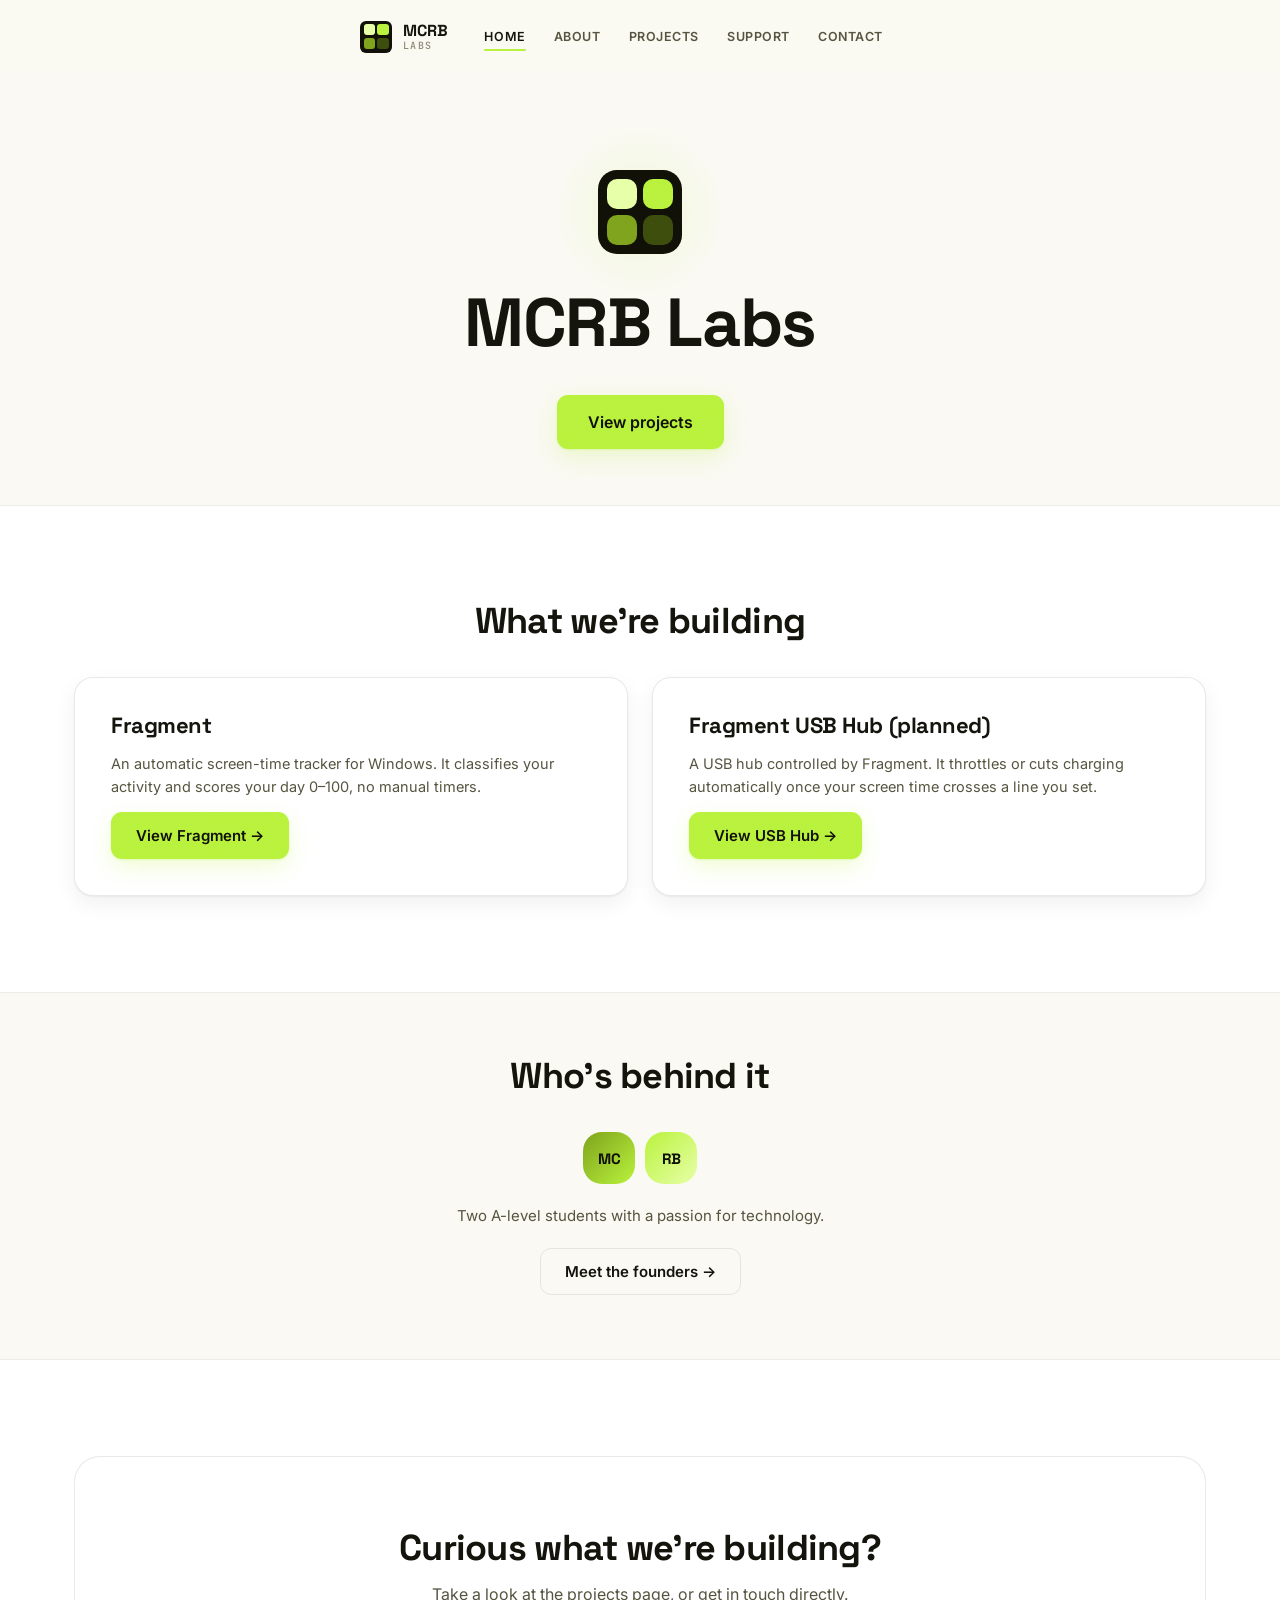
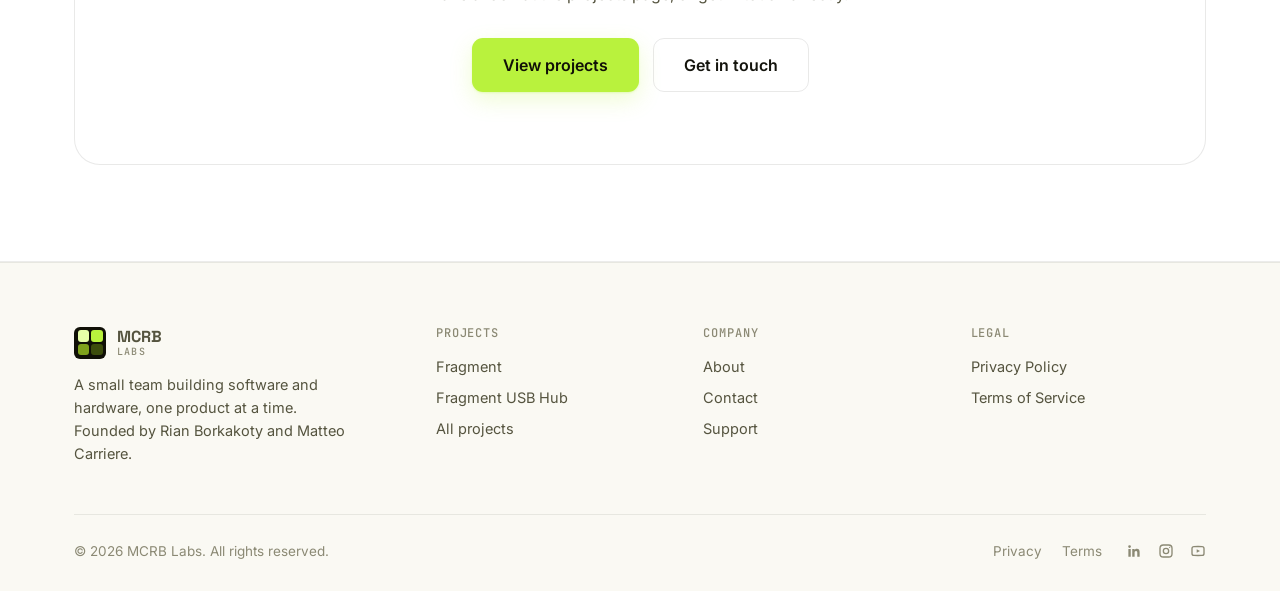
<file: index.html>
<!DOCTYPE html>
<html lang="en">
<head>
<meta charset="UTF-8">
<meta name="viewport" content="width=device-width, initial-scale=1.0">
<title>MCRB Labs</title>
<meta name="description" content="MCRB Labs is a two-person company building Fragment, an automatic screen-time tracker for Windows, and the Fragment USB Hub. Founded by Rian Borkakoty and Matteo Carriere.">
<link rel="icon" href="data:image/svg+xml,<svg xmlns=%22http://www.w3.org/2000/svg%22 viewBox=%220 0 100 100%22><rect width=%22100%22 height=%22100%22 rx=%2222%22 fill=%22%23101007%22/><rect x=%229%22 y=%229%22 width=%2237%22 height=%2237%22 rx=%228%22 fill=%22%23E7FFA8%22/><rect x=%2254%22 y=%229%22 width=%2237%22 height=%2237%22 rx=%228%22 fill=%22%23B9F23D%22/><rect x=%229%22 y=%2254%22 width=%2237%22 height=%2237%22 rx=%228%22 fill=%22%237FA31C%22/><rect x=%2254%22 y=%2254%22 width=%2237%22 height=%2237%22 rx=%228%22 fill=%22%233C4D0C%22/></svg>">
<link rel="stylesheet" href="css/style.css">
</head>
<body>

<nav class="site-nav">
  <div class="container">
    <a href="index.html" class="brand"><span class="brand-mark" aria-hidden="true"><i></i><i></i><i></i><i></i></span><span class="brand-word"><span class="w1">MCRB</span><span class="w2">Labs</span></span></a>
    <ul class="nav-links">
      <li><a href="index.html" class="active">Home</a></li>
      <li><a href="about.html">About</a></li>
      <li><a href="projects.html">Projects</a></li>
      <li><a href="support.html">Support</a></li>
      <li><a href="contact.html">Contact</a></li>
    </ul>
    <div class="nav-right">
      <button class="nav-toggle" aria-label="Open menu" aria-expanded="false">
        <svg viewBox="0 0 24 24" fill="none" stroke="currentColor" stroke-width="2" stroke-linecap="round"><line class="l1" x1="3" y1="6" x2="21" y2="6"/><line class="l2" x1="3" y1="12" x2="21" y2="12"/><line class="l3" x1="3" y1="18" x2="21" y2="18"/></svg>
      </button>
    </div>
  </div>
</nav>

<div class="mobile-menu">
  <a href="index.html">Home</a>
  <a href="about.html">About</a>
  <a href="projects.html">Projects</a>
  <a href="support.html">Support</a>
  <a href="contact.html">Contact</a>
</div>

<!-- Hero -->
<header class="hero home-hero">
  <div class="container">
    <div class="home-mark" aria-hidden="true">
      <span class="brand-mark-lg"><i></i><i></i><i></i><i></i></span>
    </div>
    <h1>MCRB Labs</h1>
    <div class="hero-ctas">
      <a href="projects.html" class="btn btn-primary btn-lg">View projects</a>
    </div>
  </div>
</header>

<!-- Projects preview -->
<section class="section-alt">
  <div class="container">
    <h2 class="section-title">What we're building</h2>

    <div class="grid-2">
      <div class="card card-hover" style="display:flex; flex-direction:column; gap:14px; padding:36px;">
        <h3 style="font-size:22px;">Fragment</h3>
        <p style="color:var(--text-secondary);font-size:14.5px;">An automatic screen-time tracker for Windows. It classifies your activity and scores your day 0–100, no manual timers.</p>
        <a href="fragment/" class="btn btn-primary" style="margin-top:auto; align-self:flex-start;">View Fragment →</a>
      </div>

      <div class="card card-hover" style="display:flex; flex-direction:column; gap:14px; padding:36px;">
        <h3 style="font-size:22px;">Fragment USB Hub (planned)</h3>
        <p style="color:var(--text-secondary);font-size:14.5px;">A USB hub controlled by Fragment. It throttles or cuts charging automatically once your screen time crosses a line you set.</p>
        <a href="usb-hub/" class="btn btn-primary" style="margin-top:auto; align-self:flex-start;">View USB Hub →</a>
      </div>
    </div>
  </div>
</section>

<!-- Founders teaser -->
<section class="section-tight">
  <div class="container" style="text-align:center;">
    <h2 class="section-title">Who's behind it</h2>
    <div style="display:flex; justify-content:center; gap:10px; margin-bottom:20px;">
      <div class="team-avatar" style="width:52px;height:52px;font-size:15px;margin:0;background:linear-gradient(135deg, #7FA31C, var(--accent));">MC</div>
      <div class="team-avatar" style="width:52px;height:52px;font-size:15px;margin:0;background:linear-gradient(135deg, var(--accent), var(--accent-bright));">RB</div>
    </div>
    <p style="color:var(--text-secondary); font-size:15px; max-width:420px; margin:0 auto 20px;">Two A-level students with a passion for technology.</p>
    <a href="about.html" class="btn btn-secondary">Meet the founders →</a>
  </div>
</section>

<!-- Final CTA -->
<section class="section-alt">
  <div class="container">
    <div class="cta-band">
      <h2>Curious what we're building?</h2>
      <p>Take a look at the projects page, or get in touch directly.</p>
      <div class="hero-ctas">
        <a href="projects.html" class="btn btn-primary btn-lg">View projects</a>
        <a href="contact.html" class="btn btn-secondary btn-lg">Get in touch</a>
      </div>
    </div>
  </div>
</section>

<footer class="site-footer">
  <div class="container">
    <div class="footer-grid">
      <div class="footer-col footer-brand">
        <a href="index.html" class="brand"><span class="brand-mark" aria-hidden="true"><i></i><i></i><i></i><i></i></span><span class="brand-word"><span class="w1">MCRB</span><span class="w2">Labs</span></span></a>
        <p>A small team building software and hardware, one product at a time. Founded by Rian Borkakoty and Matteo Carriere.</p>
      </div>
      <div class="footer-col">
        <h4>Projects</h4>
        <ul>
          <li><a href="fragment/">Fragment</a></li>
          <li><a href="usb-hub/">Fragment USB Hub</a></li>
          <li><a href="projects.html">All projects</a></li>
        </ul>
      </div>
      <div class="footer-col">
        <h4>Company</h4>
        <ul>
          <li><a href="about.html">About</a></li>
          <li><a href="contact.html">Contact</a></li>
          <li><a href="support.html">Support</a></li>
        </ul>
      </div>
      <div class="footer-col">
        <h4>Legal</h4>
        <ul>
          <li><a href="privacy.html">Privacy Policy</a></li>
          <li><a href="terms.html">Terms of Service</a></li>
        </ul>
      </div>
    </div>
    <div class="footer-bottom">
      <span>© 2026 MCRB Labs. All rights reserved.</span>
      <div class="footer-bottom-right">
        <div class="legal-links">
          <a href="privacy.html">Privacy</a>
          <a href="terms.html">Terms</a>
        </div>
        <div class="footer-social">
          <a href="https://www.linkedin.com/company/mcrblabs" target="_blank" rel="noopener" aria-label="LinkedIn"><svg viewBox="0 0 24 24" fill="currentColor"><path d="M20.45 20.45h-3.55v-5.57c0-1.33-.02-3.04-1.85-3.04-1.85 0-2.14 1.45-2.14 2.94v5.67H9.36V9h3.41v1.56h.05c.47-.9 1.63-1.85 3.36-1.85 3.6 0 4.27 2.37 4.27 5.45v6.29zM5.34 7.43a2.06 2.06 0 110-4.12 2.06 2.06 0 010 4.12zM7.12 20.45H3.56V9h3.56v11.45z"/></svg></a>
          <a href="https://www.instagram.com/mcrblabs/" target="_blank" rel="noopener" aria-label="Instagram"><svg viewBox="0 0 24 24" fill="none" stroke="currentColor" stroke-width="2" stroke-linecap="round" stroke-linejoin="round"><rect x="3" y="3" width="18" height="18" rx="5"/><circle cx="12" cy="12" r="4"/><circle cx="17.5" cy="6.5" r="1" fill="currentColor" stroke="none"/></svg></a>
          <a href="https://www.youtube.com/@MCRBLabs" target="_blank" rel="noopener" aria-label="YouTube"><svg viewBox="0 0 24 24" fill="none" stroke="currentColor" stroke-width="2" stroke-linecap="round" stroke-linejoin="round"><path d="M21 8.4c0-1.66-1.32-3-2.95-3.05C16.14 5.25 14 5.2 12 5.2s-4.14.05-6.05.15C4.32 5.4 3 6.74 3 8.4v7.2c0 1.66 1.32 3 2.95 3.05 1.91.1 4.05.15 6.05.15s4.14-.05 6.05-.15c1.63-.05 2.95-1.39 2.95-3.05V8.4z"/><path d="M10 9.5l5 2.5-5 2.5v-5z" fill="currentColor" stroke="none"/></svg></a>
        </div>
      </div>
    </div>
  </div>
</footer>

<script src="js/main.js"></script>
</body>
</html>
</file>
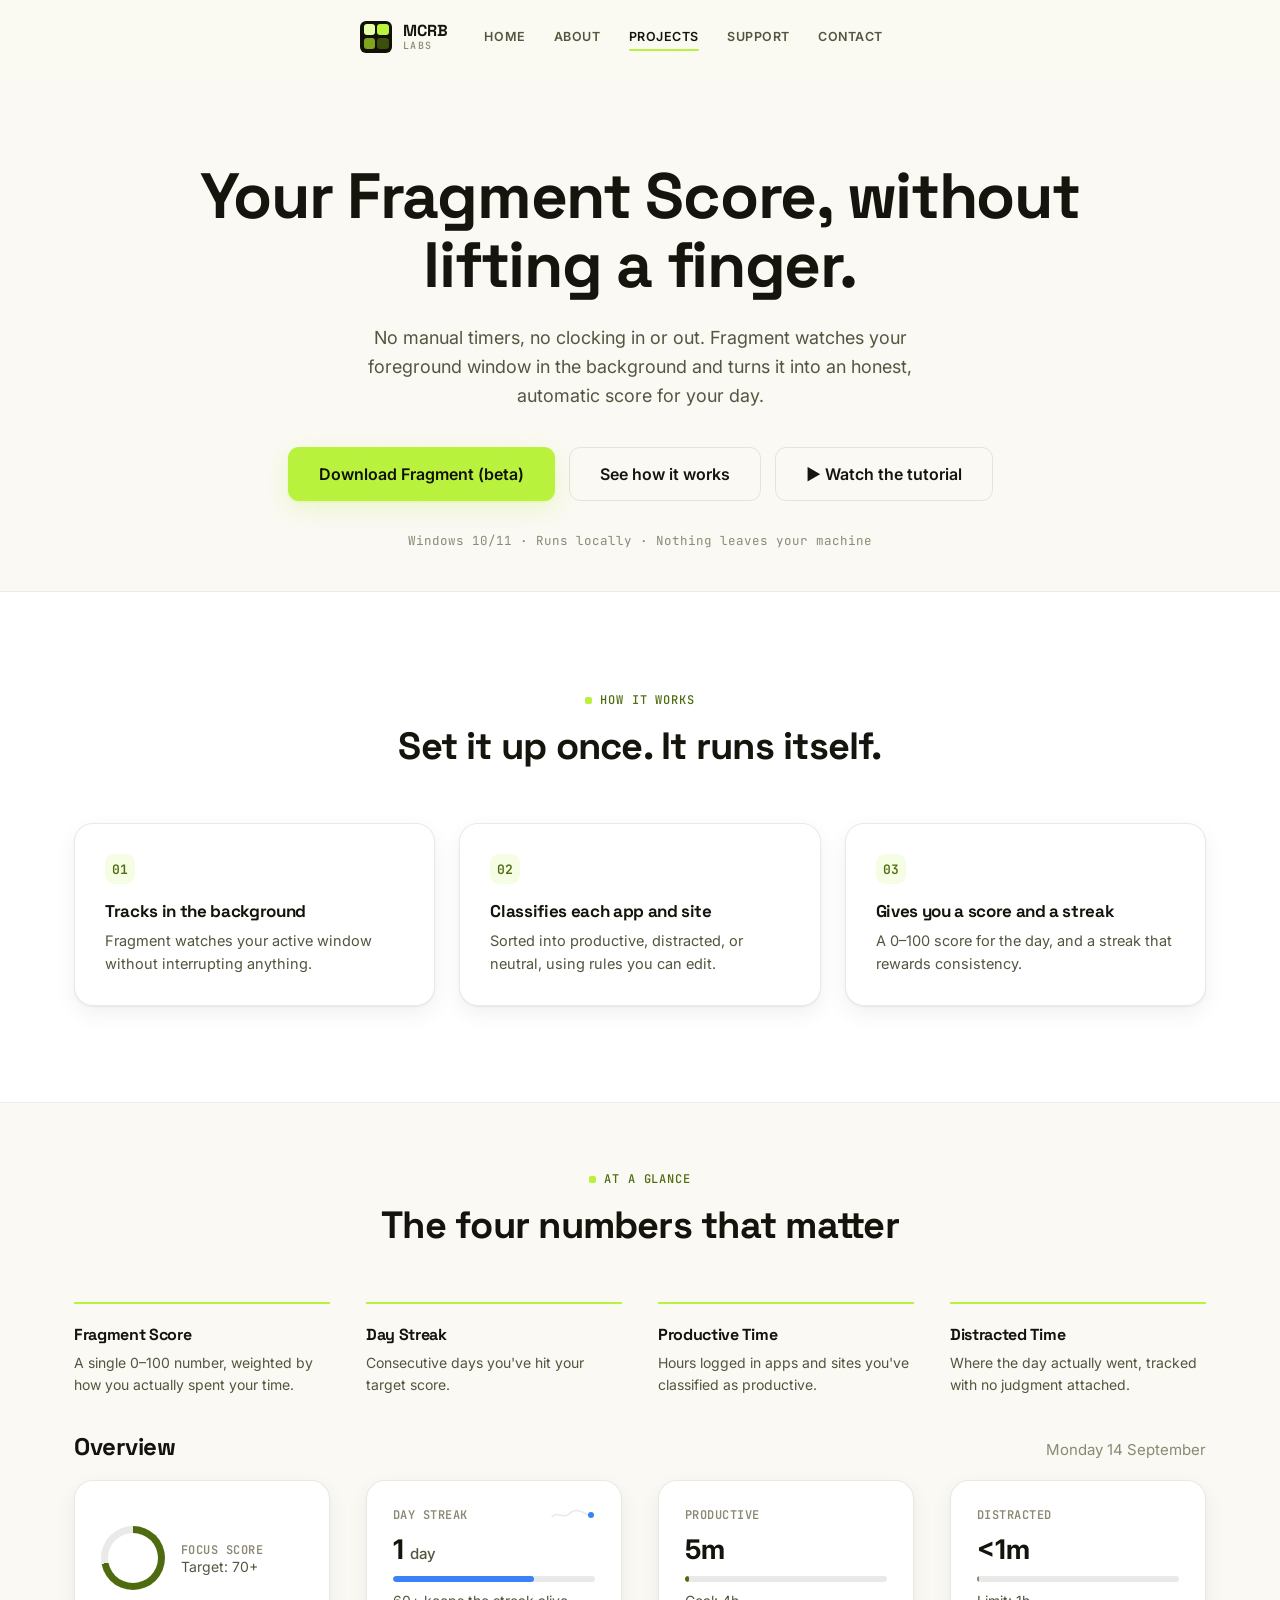
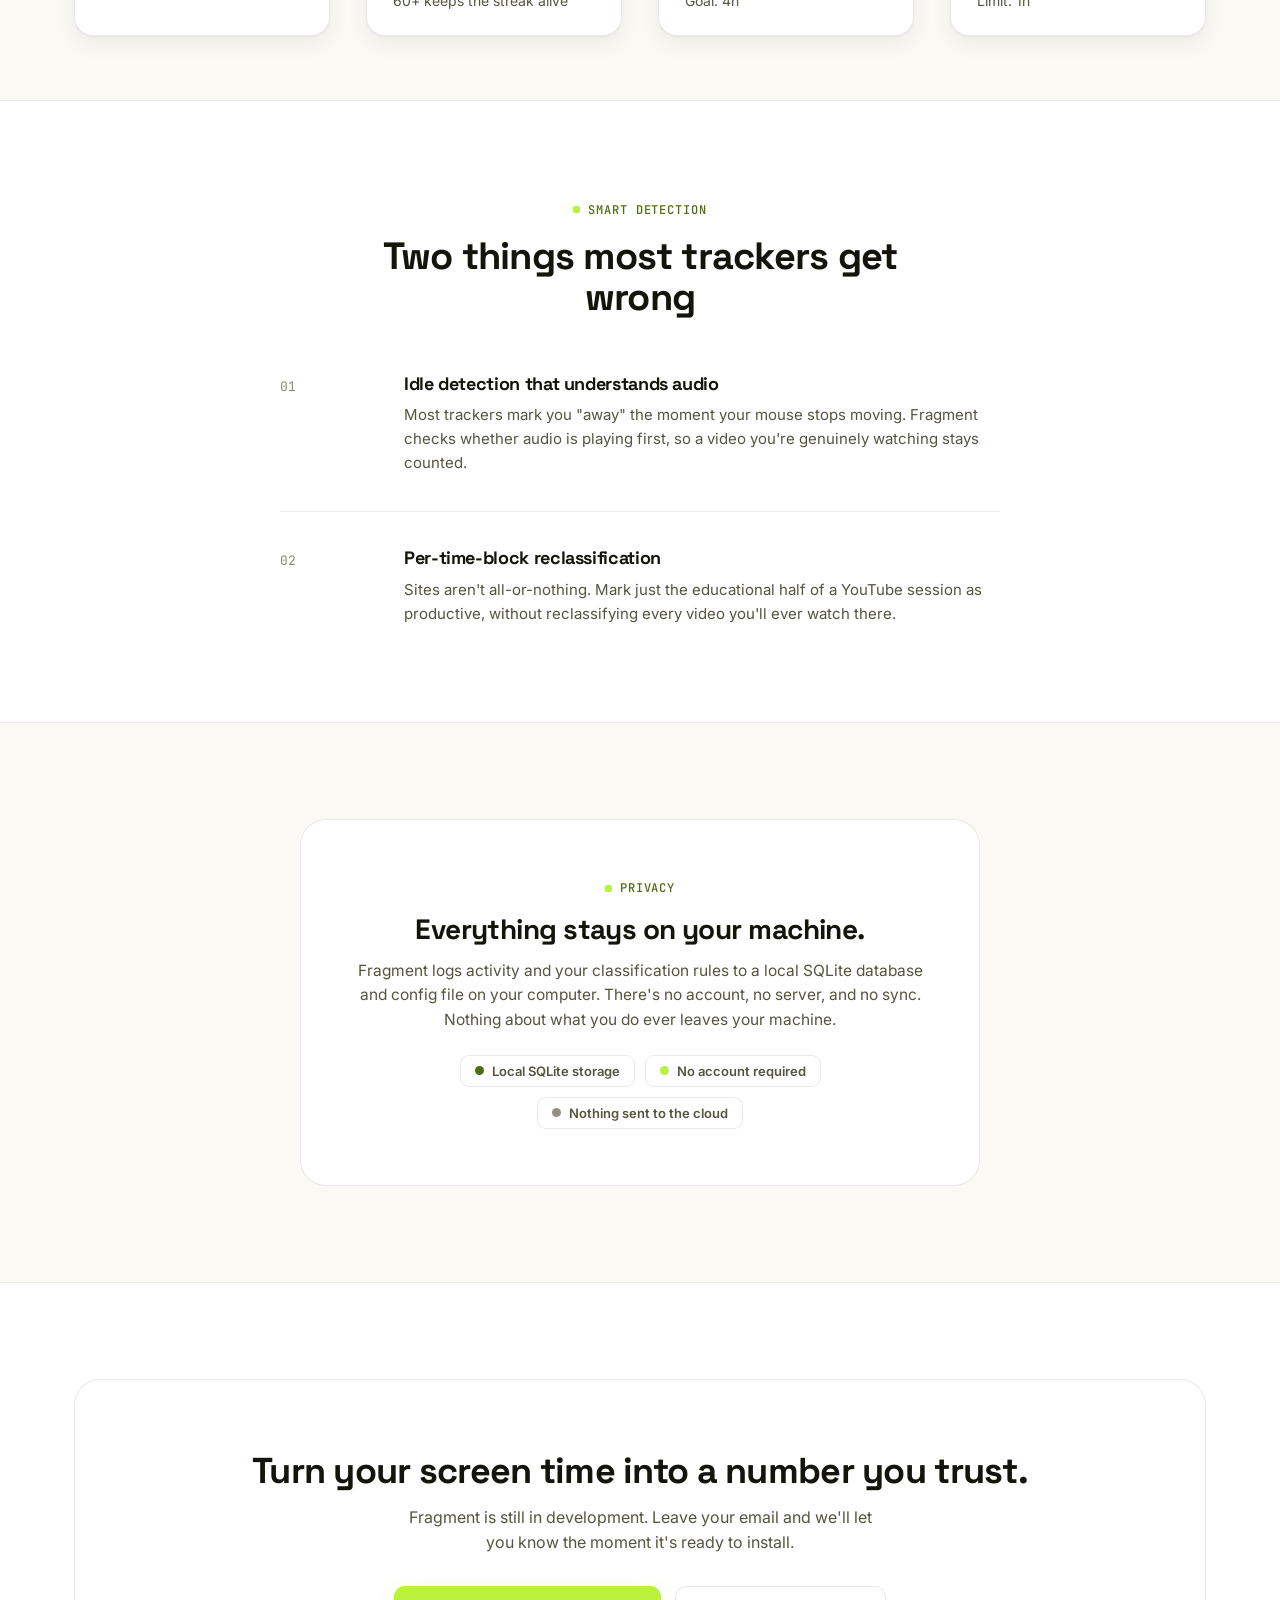
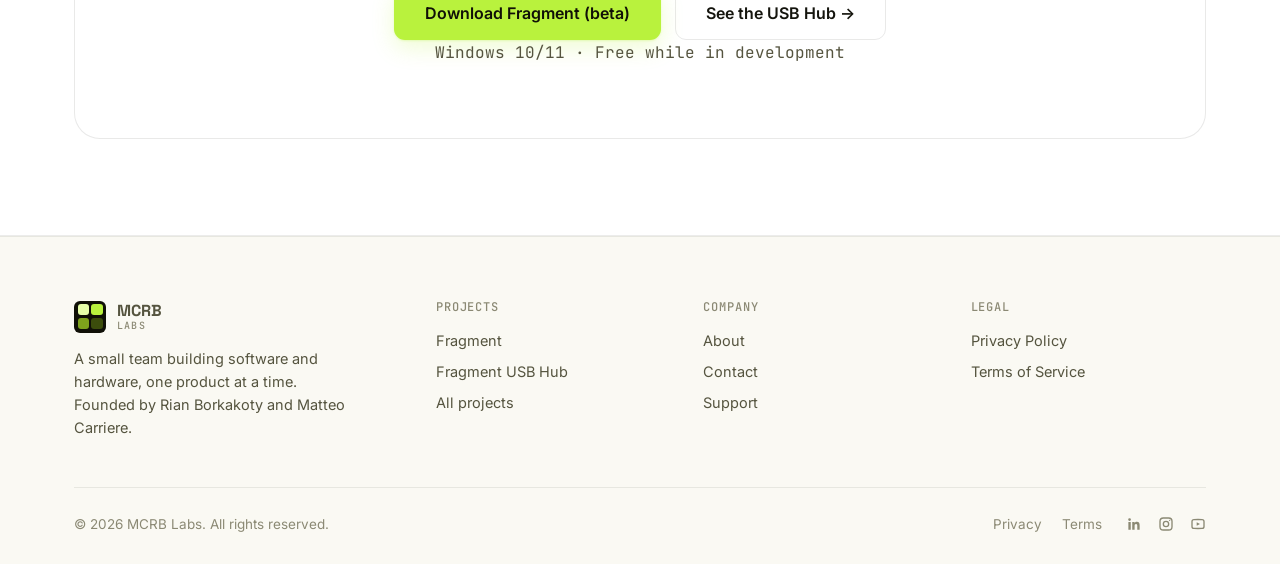
<file: fragment/index.html>
<!DOCTYPE html>
<html lang="en">
<head>
<meta charset="UTF-8">
<meta name="viewport" content="width=device-width, initial-scale=1.0">
<title>Fragment: An Honest, Automatic Fragment Score for Windows | MCRB Labs</title>
<meta name="description" content="Fragment tracks which apps and websites you use, classifies your time as productive, distracted, or neutral, and scores your day 0–100. No manual timers. Everything stays on your machine.">
<link rel="icon" href="data:image/svg+xml,<svg xmlns=%22http://www.w3.org/2000/svg%22 viewBox=%220 0 100 100%22><rect width=%22100%22 height=%22100%22 rx=%2222%22 fill=%22%23101007%22/><rect x=%229%22 y=%229%22 width=%2237%22 height=%2237%22 rx=%228%22 fill=%22%23E7FFA8%22/><rect x=%2254%22 y=%229%22 width=%2237%22 height=%2237%22 rx=%228%22 fill=%22%23B9F23D%22/><rect x=%229%22 y=%2254%22 width=%2237%22 height=%2237%22 rx=%228%22 fill=%22%237FA31C%22/><rect x=%2254%22 y=%2254%22 width=%2237%22 height=%2237%22 rx=%228%22 fill=%22%233C4D0C%22/></svg>">
<link rel="stylesheet" href="../css/style.css">
</head>
<body>

<nav class="site-nav">
  <div class="container">
    <a href="../index.html" class="brand"><span class="brand-mark" aria-hidden="true"><i></i><i></i><i></i><i></i></span><span class="brand-word"><span class="w1">MCRB</span><span class="w2">Labs</span></span></a>
    <ul class="nav-links">
      <li><a href="../index.html">Home</a></li>
      <li><a href="../about.html">About</a></li>
      <li><a href="../projects.html" class="active">Projects</a></li>
      <li><a href="../support.html">Support</a></li>
      <li><a href="../contact.html">Contact</a></li>
    </ul>
    <div class="nav-right">
      <button class="nav-toggle" aria-label="Open menu" aria-expanded="false">
        <svg viewBox="0 0 24 24" fill="none" stroke="currentColor" stroke-width="2" stroke-linecap="round"><line class="l1" x1="3" y1="6" x2="21" y2="6"/><line class="l2" x1="3" y1="12" x2="21" y2="12"/><line class="l3" x1="3" y1="18" x2="21" y2="18"/></svg>
      </button>
    </div>
  </div>
</nav>

<div class="mobile-menu">
  <a href="../index.html">Home</a>
  <a href="../about.html">About</a>
  <a href="../projects.html">Projects</a>
  <a href="../support.html">Support</a>
  <a href="../contact.html">Contact</a>
</div>

<!-- ============================= HERO ============================= -->
<header class="hero">
  <div class="container">
    <h1>Your Fragment Score, without lifting a finger.</h1>
    <p class="lede">No manual timers, no clocking in or out. Fragment watches your foreground window in the background and turns it into an honest, automatic score for your day.</p>
    <div class="hero-ctas">
      <a href="../download.html" class="btn btn-primary btn-lg">Download Fragment (beta)</a>
      <a href="#how-it-works" class="btn btn-secondary btn-lg">See how it works</a>
      <a href="https://youtu.be/ry6dDlW8c5U" target="_blank" rel="noopener" class="btn btn-secondary btn-lg">▶ Watch the tutorial</a>
    </div>
    <p class="hero-note">Windows 10/11 · Runs locally · Nothing leaves your machine</p>
  </div>
</header>

<!-- ============================= HOW IT WORKS ============================= -->
<section id="how-it-works" class="section-alt">
  <div class="container">
    <div class="section-head center">
      <div class="eyebrow">How it works</div>
      <h2>Set it up once. It runs itself.</h2>
    </div>
    <div class="grid-3 steps-row">
      <div class="card step-card">
        <div class="step-number">01</div>
        <h3>Tracks in the background</h3>
        <p>Fragment watches your active window without interrupting anything.</p>
      </div>
      <div class="card step-card">
        <div class="step-number">02</div>
        <h3>Classifies each app and site</h3>
        <p>Sorted into productive, distracted, or neutral, using rules you can edit.</p>
      </div>
      <div class="card step-card">
        <div class="step-number">03</div>
        <h3>Gives you a score and a streak</h3>
        <p>A 0–100 score for the day, and a streak that rewards consistency.</p>
      </div>
    </div>
  </div>
</section>

<!-- ============================= FEATURE GRID ============================= -->
<section class="section-tight">
  <div class="container">
    <div class="section-head center">
      <div class="eyebrow">At a glance</div>
      <h2>The four numbers that matter</h2>
    </div>
    <div class="plain-grid">
      <div class="plain-item">
        <h3>Fragment Score</h3>
        <p>A single 0–100 number, weighted by how you actually spent your time.</p>
      </div>
      <div class="plain-item">
        <h3>Day Streak</h3>
        <p>Consecutive days you've hit your target score.</p>
      </div>
      <div class="plain-item">
        <h3>Productive Time</h3>
        <p>Hours logged in apps and sites you've classified as productive.</p>
      </div>
      <div class="plain-item">
        <h3>Distracted Time</h3>
        <p>Where the day actually went, tracked with no judgment attached.</p>
      </div>
    </div>
    <div class="app-mock-head">
      <h3>Overview</h3>
      <span class="app-mock-date">Monday 14 September</span>
    </div>
    <div class="app-mock-grid">
      <div class="card app-mock-card app-mock-card-score">
        <div class="app-mock-ring" style="--pct:72;">
          <span class="app-mock-ring-value">72</span>
        </div>
        <div>
          <div class="app-mock-label">Focus Score</div>
          <div class="app-mock-sub">Target: 70+</div>
        </div>
      </div>
      <div class="card app-mock-card">
        <div class="app-mock-label-row">
          <div class="app-mock-label">Day Streak</div>
          <svg class="app-mock-sparkline" width="44" height="14" viewBox="0 0 44 14" fill="none">
            <path d="M1 9 C7 2, 12 12, 18 6 S30 3, 37 7" stroke="var(--card-border)" stroke-width="1.5" stroke-linecap="round"/>
            <circle cx="40" cy="7" r="3" fill="#3B82F6"/>
          </svg>
        </div>
        <div class="app-mock-value">1 <span class="app-mock-unit">day</span></div>
        <div class="app-mock-track"><div class="app-mock-fill app-mock-fill-streak" style="width:70%"></div></div>
        <div class="app-mock-sub">60+ keeps the streak alive</div>
      </div>
      <div class="card app-mock-card">
        <div class="app-mock-label">Productive</div>
        <div class="app-mock-value">5m</div>
        <div class="app-mock-track"><div class="app-mock-fill" style="width:2%"></div></div>
        <div class="app-mock-sub">Goal: 4h</div>
      </div>
      <div class="card app-mock-card">
        <div class="app-mock-label">Distracted</div>
        <div class="app-mock-value">&lt;1m</div>
        <div class="app-mock-track"><div class="app-mock-fill app-mock-fill-neutral" style="width:1%"></div></div>
        <div class="app-mock-sub">Limit: 1h</div>
      </div>
    </div>
  </div>
</section>

<!-- ============================= SMART DETECTION ============================= -->
<section class="section-alt">
  <div class="container">
    <div class="section-head center">
      <div class="eyebrow">Smart detection</div>
      <h2>Two things most trackers get wrong</h2>
    </div>
    <div class="prose-stack">
      <div class="prose-block">
        <div class="prose-index">01</div>
        <div>
          <h3>Idle detection that understands audio</h3>
          <p>Most trackers mark you "away" the moment your mouse stops moving. Fragment checks whether audio is playing first, so a video you're genuinely watching stays counted.</p>
        </div>
      </div>
      <div class="prose-block">
        <div class="prose-index">02</div>
        <div>
          <h3>Per-time-block reclassification</h3>
          <p>Sites aren't all-or-nothing. Mark just the educational half of a YouTube session as productive, without reclassifying every video you'll ever watch there.</p>
        </div>
      </div>
    </div>
  </div>
</section>

<!-- ============================= PRIVACY ============================= -->
<section>
  <div class="container">
    <div class="privacy-strip" style="grid-template-columns: 1fr; max-width: 680px; margin: 0 auto; text-align: center;">
      <div>
        <div class="eyebrow" style="justify-content: center;">Privacy</div>
        <h2 style="font-size:28px; margin-bottom:14px;">Everything stays on your machine.</h2>
        <p style="color:var(--text-secondary); font-size:15.5px;">Fragment logs activity and your classification rules to a local SQLite database and config file on your computer. There's no account, no server, and no sync. Nothing about what you do ever leaves your machine.</p>
        <div class="pill-row" style="justify-content: center;">
          <span class="status-pill"><span class="dot dot-productive"></span>Local SQLite storage</span>
          <span class="status-pill"><span class="dot dot-accent" style="background:var(--accent);"></span>No account required</span>
          <span class="status-pill"><span class="dot dot-neutral"></span>Nothing sent to the cloud</span>
        </div>
      </div>
    </div>
  </div>
</section>

<!-- ============================= FOOTER CTA ============================= -->
<section id="download" class="section-alt">
  <div class="container">
    <div class="cta-band">
      <h2>Turn your screen time into a number you trust.</h2>
      <p>Fragment is still in development. Leave your email and we'll let you know the moment it's ready to install.</p>
      <div class="hero-ctas">
        <a href="../download.html" class="btn btn-primary btn-lg">Download Fragment (beta)</a>
        <a href="../usb-hub/" class="btn btn-secondary btn-lg">See the USB Hub →</a>
      </div>
      <p class="hero-note">Windows 10/11 · Free while in development</p>
    </div>
  </div>
</section>

<footer class="site-footer">
  <div class="container">
    <div class="footer-grid">
      <div class="footer-col footer-brand">
        <a href="../index.html" class="brand"><span class="brand-mark" aria-hidden="true"><i></i><i></i><i></i><i></i></span><span class="brand-word"><span class="w1">MCRB</span><span class="w2">Labs</span></span></a>
        <p>A small team building software and hardware, one product at a time. Founded by Rian Borkakoty and Matteo Carriere.</p>
      </div>
      <div class="footer-col">
        <h4>Projects</h4>
        <ul>
          <li><a href="../fragment/">Fragment</a></li>
          <li><a href="../usb-hub/">Fragment USB Hub</a></li>
          <li><a href="../projects.html">All projects</a></li>
        </ul>
      </div>
      <div class="footer-col">
        <h4>Company</h4>
        <ul>
          <li><a href="../about.html">About</a></li>
          <li><a href="../contact.html">Contact</a></li>
          <li><a href="../support.html">Support</a></li>
        </ul>
      </div>
      <div class="footer-col">
        <h4>Legal</h4>
        <ul>
          <li><a href="../privacy.html">Privacy Policy</a></li>
          <li><a href="../terms.html">Terms of Service</a></li>
        </ul>
      </div>
    </div>
    <div class="footer-bottom">
      <span>© 2026 MCRB Labs. All rights reserved.</span>
      <div class="footer-bottom-right">
        <div class="legal-links">
          <a href="../privacy.html">Privacy</a>
          <a href="../terms.html">Terms</a>
        </div>
        <div class="footer-social">
          <a href="https://www.linkedin.com/company/mcrblabs" target="_blank" rel="noopener" aria-label="LinkedIn"><svg viewBox="0 0 24 24" fill="currentColor"><path d="M20.45 20.45h-3.55v-5.57c0-1.33-.02-3.04-1.85-3.04-1.85 0-2.14 1.45-2.14 2.94v5.67H9.36V9h3.41v1.56h.05c.47-.9 1.63-1.85 3.36-1.85 3.6 0 4.27 2.37 4.27 5.45v6.29zM5.34 7.43a2.06 2.06 0 110-4.12 2.06 2.06 0 010 4.12zM7.12 20.45H3.56V9h3.56v11.45z"/></svg></a>
          <a href="https://www.instagram.com/mcrblabs/" target="_blank" rel="noopener" aria-label="Instagram"><svg viewBox="0 0 24 24" fill="none" stroke="currentColor" stroke-width="2" stroke-linecap="round" stroke-linejoin="round"><rect x="3" y="3" width="18" height="18" rx="5"/><circle cx="12" cy="12" r="4"/><circle cx="17.5" cy="6.5" r="1" fill="currentColor" stroke="none"/></svg></a>
          <a href="https://www.youtube.com/@MCRBLabs" target="_blank" rel="noopener" aria-label="YouTube"><svg viewBox="0 0 24 24" fill="none" stroke="currentColor" stroke-width="2" stroke-linecap="round" stroke-linejoin="round"><path d="M21 8.4c0-1.66-1.32-3-2.95-3.05C16.14 5.25 14 5.2 12 5.2s-4.14.05-6.05.15C4.32 5.4 3 6.74 3 8.4v7.2c0 1.66 1.32 3 2.95 3.05 1.91.1 4.05.15 6.05.15s4.14-.05 6.05-.15c1.63-.05 2.95-1.39 2.95-3.05V8.4z"/><path d="M10 9.5l5 2.5-5 2.5v-5z" fill="currentColor" stroke="none"/></svg></a>
        </div>
      </div>
    </div>
  </div>
</footer>

<script src="../js/main.js"></script>
</body>
</html>
</file>
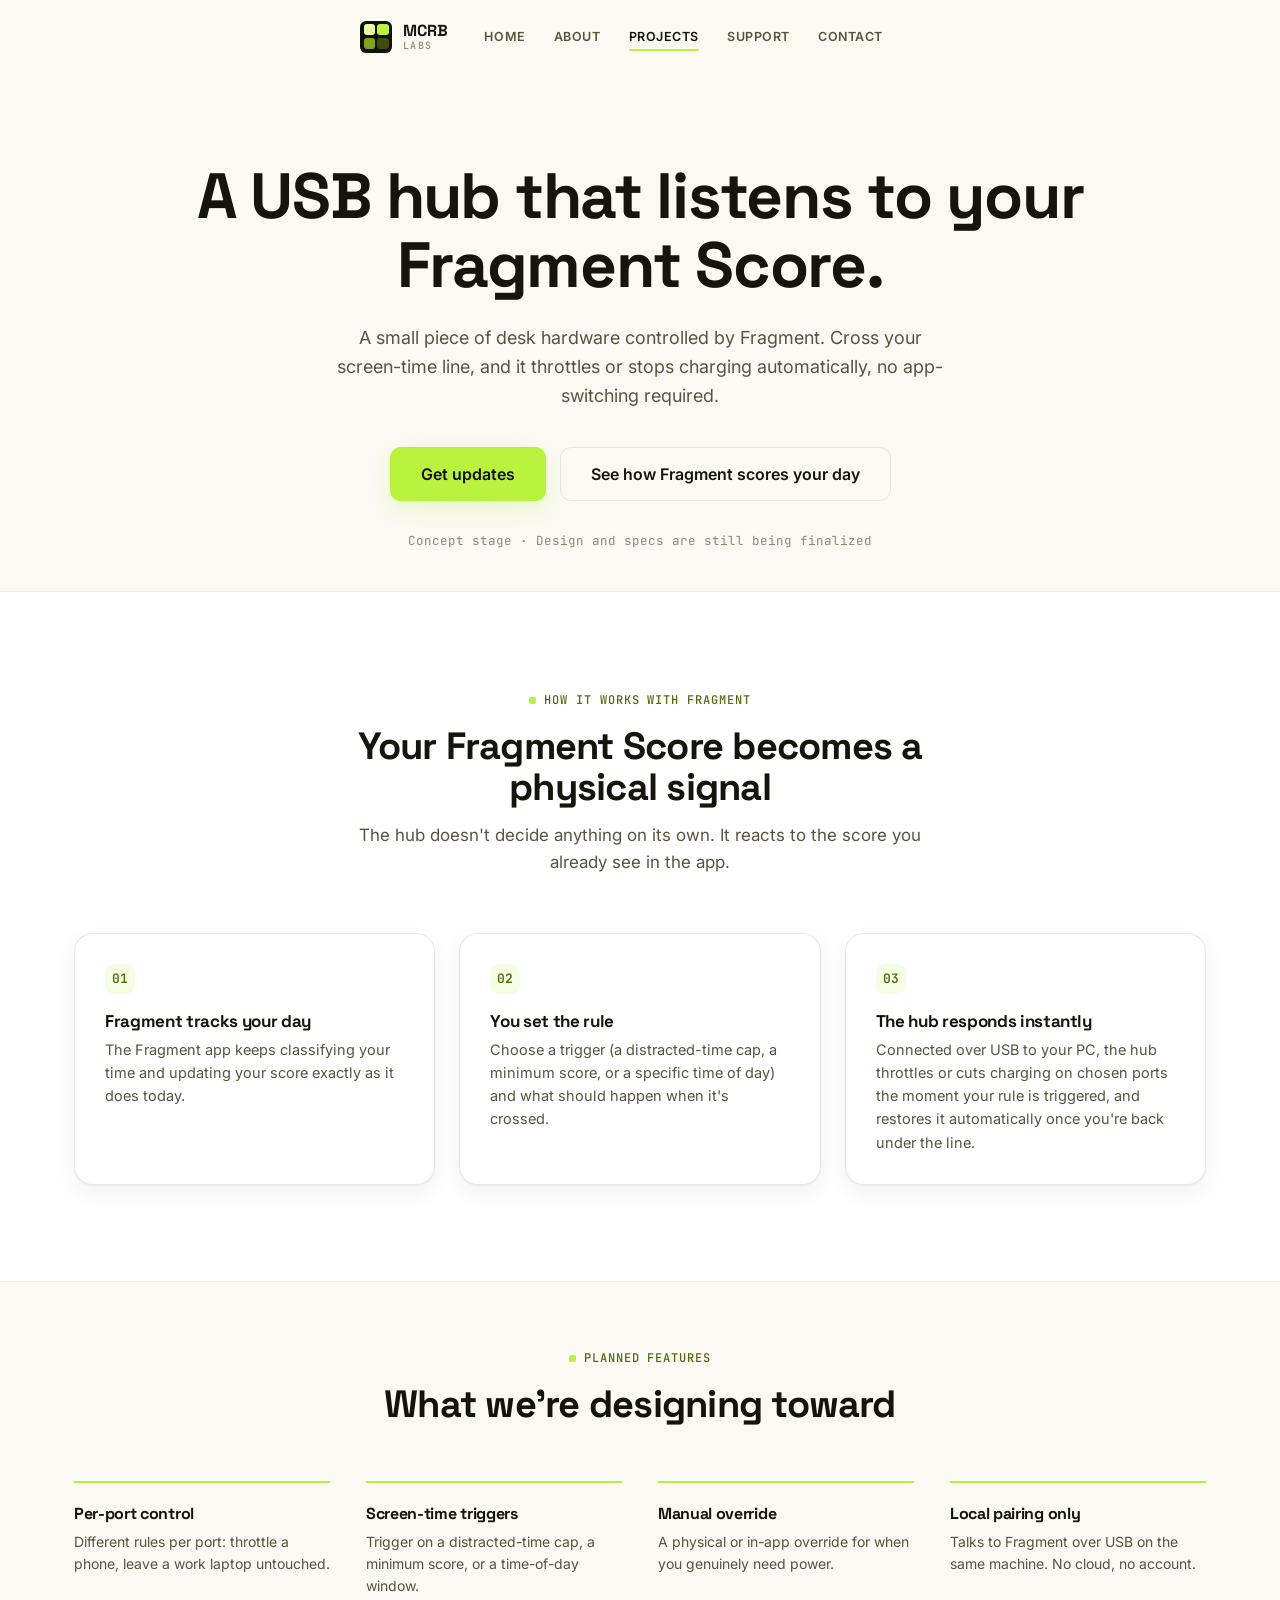
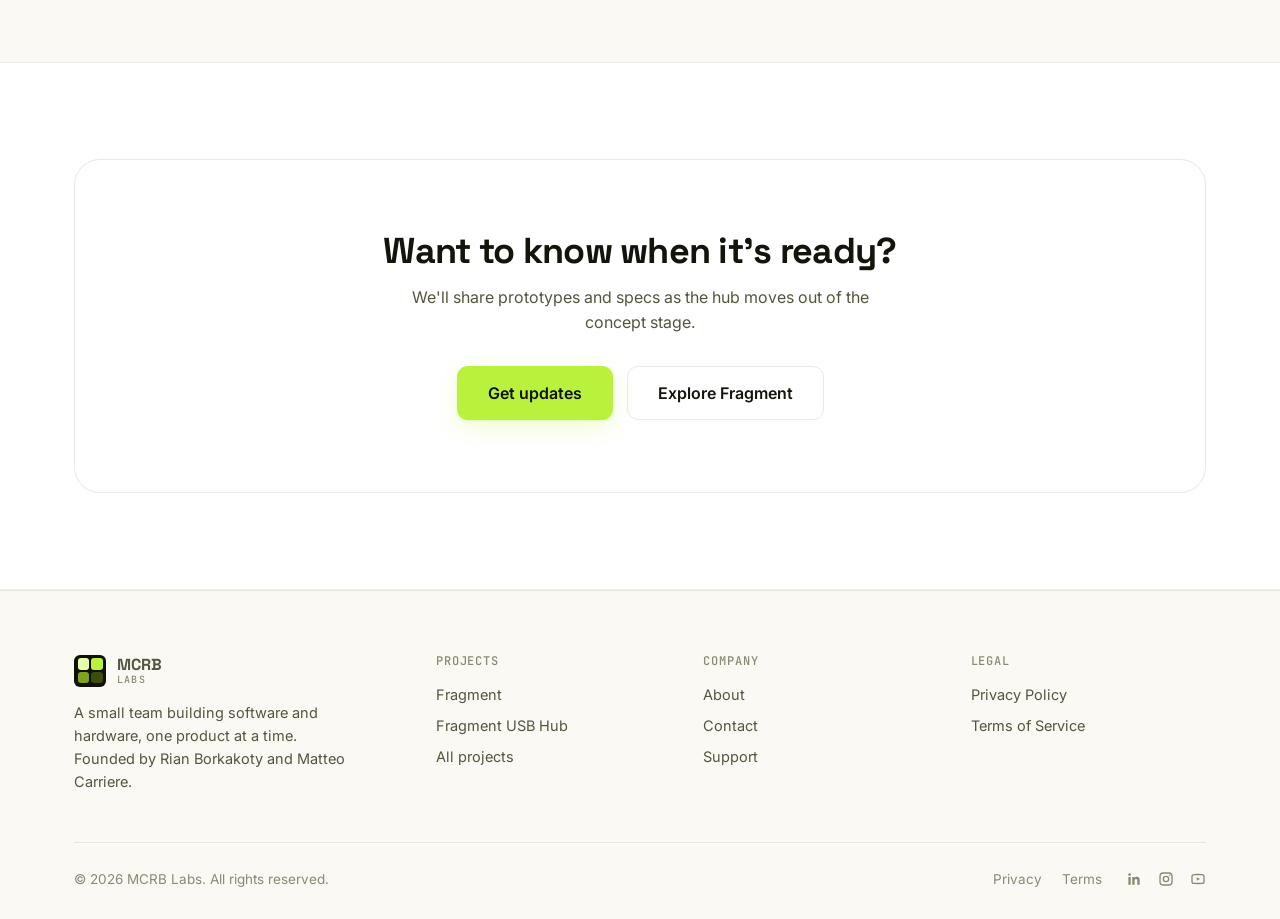
<file: usb-hub/index.html>
<!DOCTYPE html>
<html lang="en">
<head>
<meta charset="UTF-8">
<meta name="viewport" content="width=device-width, initial-scale=1.0">
<title>Fragment USB Hub: A USB Hub Controlled by Your Fragment Score | MCRB Labs</title>
<meta name="description" content="The Fragment USB Hub is a piece of hardware controlled by the Fragment app. Cross your screen-time line, and it can throttle or cut charging until you're back on track.">
<link rel="icon" href="data:image/svg+xml,<svg xmlns=%22http://www.w3.org/2000/svg%22 viewBox=%220 0 100 100%22><rect width=%22100%22 height=%22100%22 rx=%2222%22 fill=%22%23101007%22/><rect x=%229%22 y=%229%22 width=%2237%22 height=%2237%22 rx=%228%22 fill=%22%23E7FFA8%22/><rect x=%2254%22 y=%229%22 width=%2237%22 height=%2237%22 rx=%228%22 fill=%22%23B9F23D%22/><rect x=%229%22 y=%2254%22 width=%2237%22 height=%2237%22 rx=%228%22 fill=%22%237FA31C%22/><rect x=%2254%22 y=%2254%22 width=%2237%22 height=%2237%22 rx=%228%22 fill=%22%233C4D0C%22/></svg>">
<link rel="stylesheet" href="../css/style.css">
</head>
<body>

<nav class="site-nav">
  <div class="container">
    <a href="../index.html" class="brand"><span class="brand-mark" aria-hidden="true"><i></i><i></i><i></i><i></i></span><span class="brand-word"><span class="w1">MCRB</span><span class="w2">Labs</span></span></a>
    <ul class="nav-links">
      <li><a href="../index.html">Home</a></li>
      <li><a href="../about.html">About</a></li>
      <li><a href="../projects.html" class="active">Projects</a></li>
      <li><a href="../support.html">Support</a></li>
      <li><a href="../contact.html">Contact</a></li>
    </ul>
    <div class="nav-right">
      <button class="nav-toggle" aria-label="Open menu" aria-expanded="false">
        <svg viewBox="0 0 24 24" fill="none" stroke="currentColor" stroke-width="2" stroke-linecap="round"><line class="l1" x1="3" y1="6" x2="21" y2="6"/><line class="l2" x1="3" y1="12" x2="21" y2="12"/><line class="l3" x1="3" y1="18" x2="21" y2="18"/></svg>
      </button>
    </div>
  </div>
</nav>

<div class="mobile-menu">
  <a href="../index.html">Home</a>
  <a href="../about.html">About</a>
  <a href="../projects.html">Projects</a>
  <a href="../support.html">Support</a>
  <a href="../contact.html">Contact</a>
</div>

<header class="hero">
  <div class="container">
    <h1>A USB hub that listens to your Fragment Score.</h1>
    <p class="lede">A small piece of desk hardware controlled by Fragment. Cross your screen-time line, and it throttles or stops charging automatically, no app-switching required.</p>
    <div class="hero-ctas">
      <a href="../contact.html" class="btn btn-primary btn-lg">Get updates</a>
      <a href="../fragment/" class="btn btn-secondary btn-lg">See how Fragment scores your day</a>
    </div>
    <p class="hero-note">Concept stage · Design and specs are still being finalized</p>
  </div>
</header>

<!-- How it connects to Fragment -->
<section class="section-alt">
  <div class="container">
    <div class="section-head center">
      <div class="eyebrow">How it works with Fragment</div>
      <h2>Your Fragment Score becomes a physical signal</h2>
      <p>The hub doesn't decide anything on its own. It reacts to the score you already see in the app.</p>
    </div>
    <div class="grid-3">
      <div class="card step-card">
        <div class="step-number">01</div>
        <h3>Fragment tracks your day</h3>
        <p>The Fragment app keeps classifying your time and updating your score exactly as it does today.</p>
      </div>
      <div class="card step-card">
        <div class="step-number">02</div>
        <h3>You set the rule</h3>
        <p>Choose a trigger (a distracted-time cap, a minimum score, or a specific time of day) and what should happen when it's crossed.</p>
      </div>
      <div class="card step-card">
        <div class="step-number">03</div>
        <h3>The hub responds instantly</h3>
        <p>Connected over USB to your PC, the hub throttles or cuts charging on chosen ports the moment your rule is triggered, and restores it automatically once you're back under the line.</p>
      </div>
    </div>
  </div>
</section>

<!-- Planned features -->
<section class="section-tight">
  <div class="container">
    <div class="section-head center">
      <div class="eyebrow">Planned features</div>
      <h2>What we're designing toward</h2>
    </div>
    <div class="plain-grid">
      <div class="plain-item">
        <h3>Per-port control</h3>
        <p>Different rules per port: throttle a phone, leave a work laptop untouched.</p>
      </div>
      <div class="plain-item">
        <h3>Screen-time triggers</h3>
        <p>Trigger on a distracted-time cap, a minimum score, or a time-of-day window.</p>
      </div>
      <div class="plain-item">
        <h3>Manual override</h3>
        <p>A physical or in-app override for when you genuinely need power.</p>
      </div>
      <div class="plain-item">
        <h3>Local pairing only</h3>
        <p>Talks to Fragment over USB on the same machine. No cloud, no account.</p>
      </div>
    </div>
  </div>
</section>

<section class="section-alt">
  <div class="container">
    <div class="cta-band">
      <h2>Want to know when it's ready?</h2>
      <p>We'll share prototypes and specs as the hub moves out of the concept stage.</p>
      <div class="hero-ctas">
        <a href="../contact.html" class="btn btn-primary btn-lg">Get updates</a>
        <a href="../fragment/" class="btn btn-secondary btn-lg">Explore Fragment</a>
      </div>
    </div>
  </div>
</section>

<footer class="site-footer">
  <div class="container">
    <div class="footer-grid">
      <div class="footer-col footer-brand">
        <a href="../index.html" class="brand"><span class="brand-mark" aria-hidden="true"><i></i><i></i><i></i><i></i></span><span class="brand-word"><span class="w1">MCRB</span><span class="w2">Labs</span></span></a>
        <p>A small team building software and hardware, one product at a time. Founded by Rian Borkakoty and Matteo Carriere.</p>
      </div>
      <div class="footer-col">
        <h4>Projects</h4>
        <ul>
          <li><a href="../fragment/">Fragment</a></li>
          <li><a href="../usb-hub/">Fragment USB Hub</a></li>
          <li><a href="../projects.html">All projects</a></li>
        </ul>
      </div>
      <div class="footer-col">
        <h4>Company</h4>
        <ul>
          <li><a href="../about.html">About</a></li>
          <li><a href="../contact.html">Contact</a></li>
          <li><a href="../support.html">Support</a></li>
        </ul>
      </div>
      <div class="footer-col">
        <h4>Legal</h4>
        <ul>
          <li><a href="../privacy.html">Privacy Policy</a></li>
          <li><a href="../terms.html">Terms of Service</a></li>
        </ul>
      </div>
    </div>
    <div class="footer-bottom">
      <span>© 2026 MCRB Labs. All rights reserved.</span>
      <div class="footer-bottom-right">
        <div class="legal-links">
          <a href="../privacy.html">Privacy</a>
          <a href="../terms.html">Terms</a>
        </div>
        <div class="footer-social">
          <a href="https://www.linkedin.com/company/mcrblabs" target="_blank" rel="noopener" aria-label="LinkedIn"><svg viewBox="0 0 24 24" fill="currentColor"><path d="M20.45 20.45h-3.55v-5.57c0-1.33-.02-3.04-1.85-3.04-1.85 0-2.14 1.45-2.14 2.94v5.67H9.36V9h3.41v1.56h.05c.47-.9 1.63-1.85 3.36-1.85 3.6 0 4.27 2.37 4.27 5.45v6.29zM5.34 7.43a2.06 2.06 0 110-4.12 2.06 2.06 0 010 4.12zM7.12 20.45H3.56V9h3.56v11.45z"/></svg></a>
          <a href="https://www.instagram.com/mcrblabs/" target="_blank" rel="noopener" aria-label="Instagram"><svg viewBox="0 0 24 24" fill="none" stroke="currentColor" stroke-width="2" stroke-linecap="round" stroke-linejoin="round"><rect x="3" y="3" width="18" height="18" rx="5"/><circle cx="12" cy="12" r="4"/><circle cx="17.5" cy="6.5" r="1" fill="currentColor" stroke="none"/></svg></a>
          <a href="https://www.youtube.com/@MCRBLabs" target="_blank" rel="noopener" aria-label="YouTube"><svg viewBox="0 0 24 24" fill="none" stroke="currentColor" stroke-width="2" stroke-linecap="round" stroke-linejoin="round"><path d="M21 8.4c0-1.66-1.32-3-2.95-3.05C16.14 5.25 14 5.2 12 5.2s-4.14.05-6.05.15C4.32 5.4 3 6.74 3 8.4v7.2c0 1.66 1.32 3 2.95 3.05 1.91.1 4.05.15 6.05.15s4.14-.05 6.05-.15c1.63-.05 2.95-1.39 2.95-3.05V8.4z"/><path d="M10 9.5l5 2.5-5 2.5v-5z" fill="currentColor" stroke="none"/></svg></a>
        </div>
      </div>
    </div>
  </div>
</footer>

<script src="../js/main.js"></script>
</body>
</html>
</file>
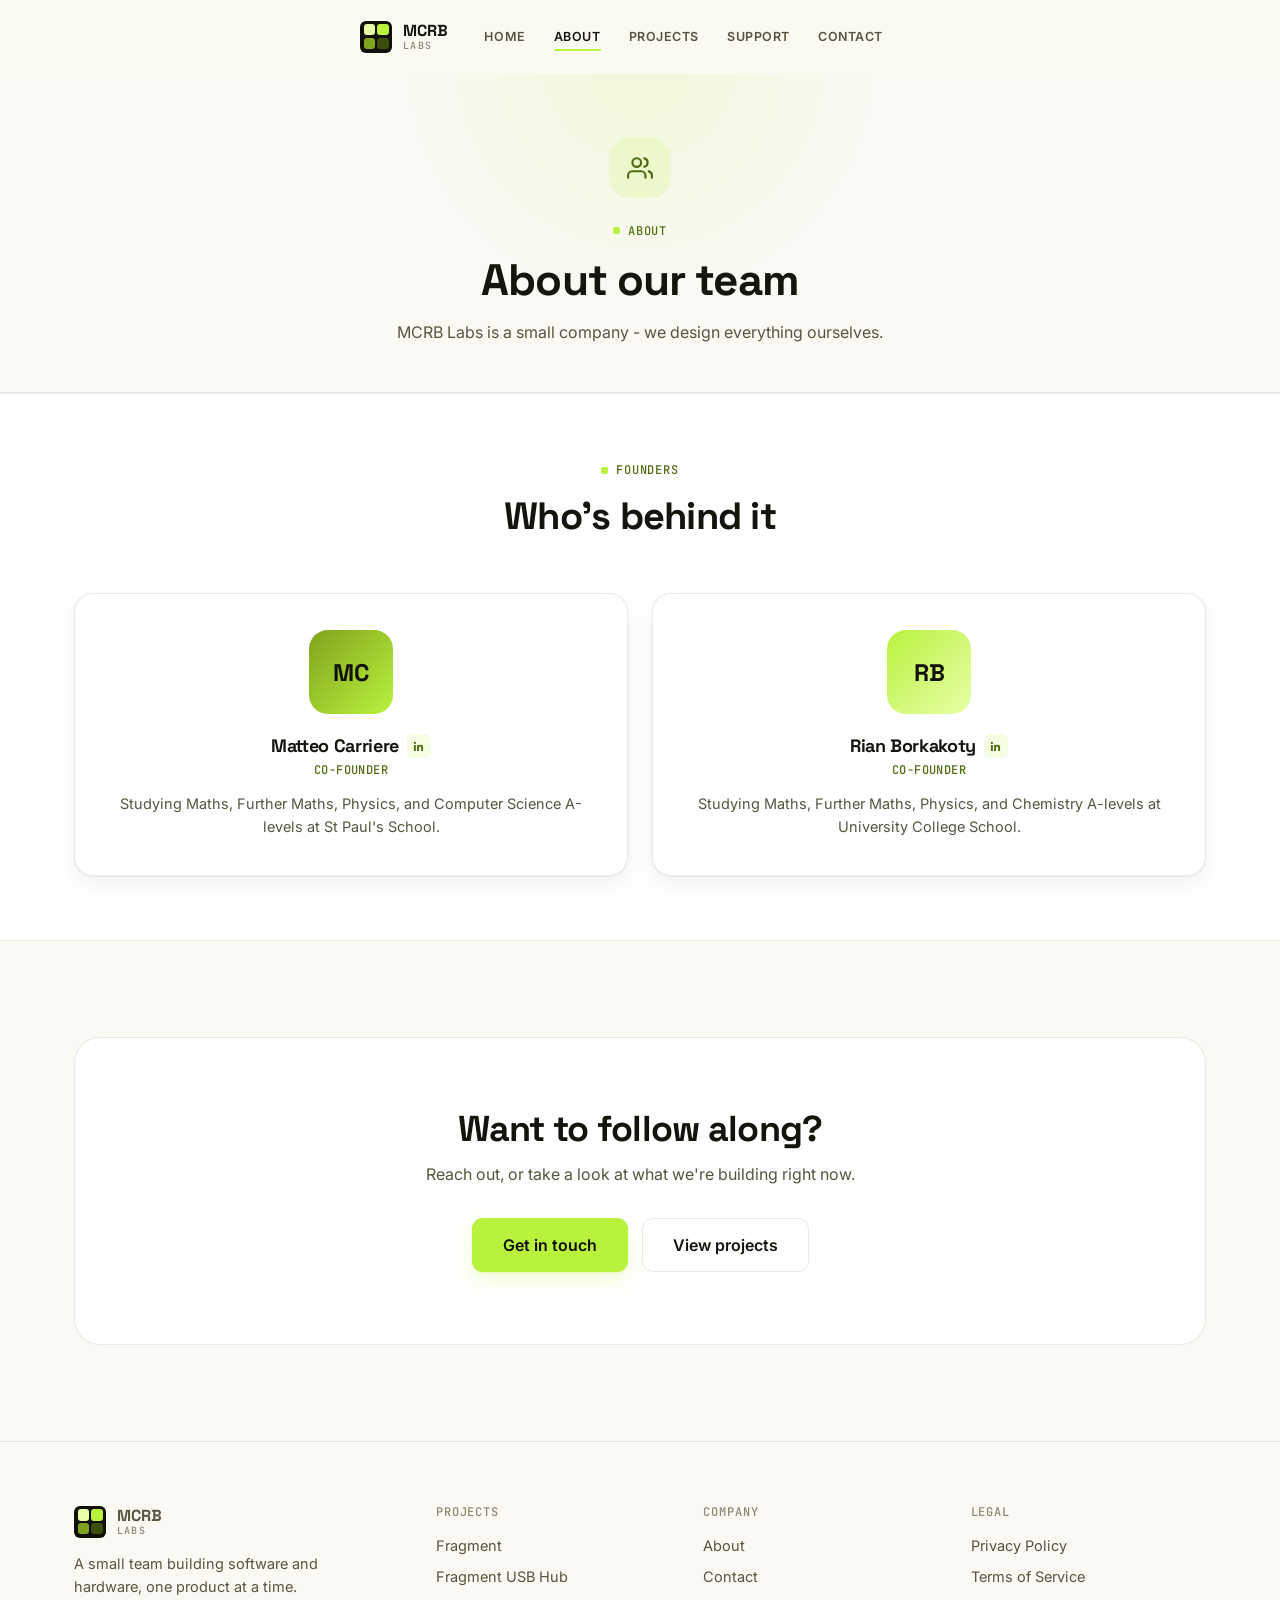
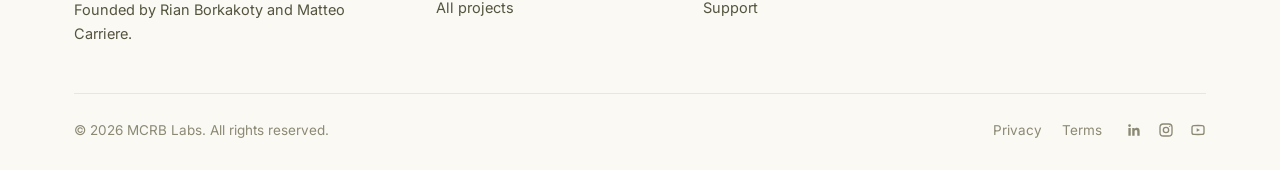
<file: about.html>
<!DOCTYPE html>
<html lang="en">
<head>
<meta charset="UTF-8">
<meta name="viewport" content="width=device-width, initial-scale=1.0">
<title>About | MCRB Labs</title>
<meta name="description" content="MCRB Labs is a two-person tech company founded by Rian Borkakoty and Matteo Carriere, currently building Fragment and the Fragment USB Hub.">
<link rel="icon" href="data:image/svg+xml,<svg xmlns=%22http://www.w3.org/2000/svg%22 viewBox=%220 0 100 100%22><rect width=%22100%22 height=%22100%22 rx=%2222%22 fill=%22%23101007%22/><rect x=%229%22 y=%229%22 width=%2237%22 height=%2237%22 rx=%228%22 fill=%22%23E7FFA8%22/><rect x=%2254%22 y=%229%22 width=%2237%22 height=%2237%22 rx=%228%22 fill=%22%23B9F23D%22/><rect x=%229%22 y=%2254%22 width=%2237%22 height=%2237%22 rx=%228%22 fill=%22%237FA31C%22/><rect x=%2254%22 y=%2254%22 width=%2237%22 height=%2237%22 rx=%228%22 fill=%22%233C4D0C%22/></svg>">
<link rel="stylesheet" href="css/style.css">
</head>
<body>

<nav class="site-nav">
  <div class="container">
    <a href="index.html" class="brand"><span class="brand-mark" aria-hidden="true"><i></i><i></i><i></i><i></i></span><span class="brand-word"><span class="w1">MCRB</span><span class="w2">Labs</span></span></a>
    <ul class="nav-links">
      <li><a href="index.html">Home</a></li>
      <li><a href="about.html" class="active">About</a></li>
      <li><a href="projects.html">Projects</a></li>
      <li><a href="support.html">Support</a></li>
      <li><a href="contact.html">Contact</a></li>
    </ul>
    <div class="nav-right">
      <button class="nav-toggle" aria-label="Open menu" aria-expanded="false">
        <svg viewBox="0 0 24 24" fill="none" stroke="currentColor" stroke-width="2" stroke-linecap="round"><line class="l1" x1="3" y1="6" x2="21" y2="6"/><line class="l2" x1="3" y1="12" x2="21" y2="12"/><line class="l3" x1="3" y1="18" x2="21" y2="18"/></svg>
      </button>
    </div>
  </div>
</nav>

<div class="mobile-menu">
  <a href="index.html">Home</a>
  <a href="about.html">About</a>
  <a href="projects.html">Projects</a>
  <a href="support.html">Support</a>
  <a href="contact.html">Contact</a>
</div>

<header class="page-hero">
  <div class="container">
    <div class="page-icon" aria-hidden="true"><svg viewBox="0 0 24 24" fill="none" stroke="currentColor" stroke-width="2" stroke-linecap="round"><path d="M17 21v-2a4 4 0 00-4-4H5a4 4 0 00-4 4v2"/><circle cx="9" cy="7" r="4"/><path d="M23 21v-2a4 4 0 00-3-3.87"/><path d="M16 3.13a4 4 0 010 7.75"/></svg></div>
    <div class="eyebrow">About</div>
    <h1>About our team</h1>
    <p>MCRB Labs is a small company - we design everything ourselves.</p>
  </div>
</header>

<!-- Founders -->
<section class="section-tight section-alt">
  <div class="container">
    <div class="section-head center">
      <div class="eyebrow">Founders</div>
      <h2>Who's behind it</h2>
    </div>
    <div class="grid-2">
      <div class="card team-card">
        <div class="team-avatar" style="background: linear-gradient(135deg, #7FA31C, var(--accent));">MC</div>
        <div class="team-name-row">
          <h3>Matteo Carriere</h3>
          <a class="social-icon" href="https://www.linkedin.com/in/matteo-carriere-252082399/" target="_blank" rel="noopener" aria-label="Matteo Carriere on LinkedIn">
            <svg viewBox="0 0 24 24" fill="currentColor"><path d="M20.45 20.45h-3.55v-5.57c0-1.33-.02-3.04-1.85-3.04-1.85 0-2.14 1.45-2.14 2.94v5.67H9.36V9h3.41v1.56h.05c.47-.9 1.63-1.85 3.36-1.85 3.6 0 4.27 2.37 4.27 5.45v6.29zM5.34 7.43a2.06 2.06 0 110-4.12 2.06 2.06 0 010 4.12zM7.12 20.45H3.56V9h3.56v11.45z"/></svg>
          </a>
        </div>
        <div class="role">Co-Founder</div>
        <p class="bio">Studying Maths, Further Maths, Physics, and Computer Science A-levels at St Paul's School.</p>
      </div>
      <div class="card team-card">
        <div class="team-avatar" style="background: linear-gradient(135deg, var(--accent), var(--accent-bright));">RB</div>
        <div class="team-name-row">
          <h3>Rian Borkakoty</h3>
          <a class="social-icon" href="https://www.linkedin.com/in/rian-borkakoty-08396640a/" target="_blank" rel="noopener" aria-label="Rian Borkakoty on LinkedIn">
            <svg viewBox="0 0 24 24" fill="currentColor"><path d="M20.45 20.45h-3.55v-5.57c0-1.33-.02-3.04-1.85-3.04-1.85 0-2.14 1.45-2.14 2.94v5.67H9.36V9h3.41v1.56h.05c.47-.9 1.63-1.85 3.36-1.85 3.6 0 4.27 2.37 4.27 5.45v6.29zM5.34 7.43a2.06 2.06 0 110-4.12 2.06 2.06 0 010 4.12zM7.12 20.45H3.56V9h3.56v11.45z"/></svg>
          </a>
        </div>
        <div class="role">Co-Founder</div>
        <p class="bio">Studying Maths, Further Maths, Physics, and Chemistry A-levels at University College School.</p>
      </div>
    </div>
  </div>
</section>

<section>
  <div class="container">
    <div class="cta-band">
      <h2>Want to follow along?</h2>
      <p>Reach out, or take a look at what we're building right now.</p>
      <div class="hero-ctas">
        <a href="contact.html" class="btn btn-primary btn-lg">Get in touch</a>
        <a href="projects.html" class="btn btn-secondary btn-lg">View projects</a>
      </div>
    </div>
  </div>
</section>

<footer class="site-footer">
  <div class="container">
    <div class="footer-grid">
      <div class="footer-col footer-brand">
        <a href="index.html" class="brand"><span class="brand-mark" aria-hidden="true"><i></i><i></i><i></i><i></i></span><span class="brand-word"><span class="w1">MCRB</span><span class="w2">Labs</span></span></a>
        <p>A small team building software and hardware, one product at a time. Founded by Rian Borkakoty and Matteo Carriere.</p>
      </div>
      <div class="footer-col">
        <h4>Projects</h4>
        <ul>
          <li><a href="fragment/">Fragment</a></li>
          <li><a href="usb-hub/">Fragment USB Hub</a></li>
          <li><a href="projects.html">All projects</a></li>
        </ul>
      </div>
      <div class="footer-col">
        <h4>Company</h4>
        <ul>
          <li><a href="about.html">About</a></li>
          <li><a href="contact.html">Contact</a></li>
          <li><a href="support.html">Support</a></li>
        </ul>
      </div>
      <div class="footer-col">
        <h4>Legal</h4>
        <ul>
          <li><a href="privacy.html">Privacy Policy</a></li>
          <li><a href="terms.html">Terms of Service</a></li>
        </ul>
      </div>
    </div>
    <div class="footer-bottom">
      <span>© 2026 MCRB Labs. All rights reserved.</span>
      <div class="footer-bottom-right">
        <div class="legal-links">
          <a href="privacy.html">Privacy</a>
          <a href="terms.html">Terms</a>
        </div>
        <div class="footer-social">
          <a href="https://www.linkedin.com/company/mcrblabs" target="_blank" rel="noopener" aria-label="LinkedIn"><svg viewBox="0 0 24 24" fill="currentColor"><path d="M20.45 20.45h-3.55v-5.57c0-1.33-.02-3.04-1.85-3.04-1.85 0-2.14 1.45-2.14 2.94v5.67H9.36V9h3.41v1.56h.05c.47-.9 1.63-1.85 3.36-1.85 3.6 0 4.27 2.37 4.27 5.45v6.29zM5.34 7.43a2.06 2.06 0 110-4.12 2.06 2.06 0 010 4.12zM7.12 20.45H3.56V9h3.56v11.45z"/></svg></a>
          <a href="https://www.instagram.com/mcrblabs/" target="_blank" rel="noopener" aria-label="Instagram"><svg viewBox="0 0 24 24" fill="none" stroke="currentColor" stroke-width="2" stroke-linecap="round" stroke-linejoin="round"><rect x="3" y="3" width="18" height="18" rx="5"/><circle cx="12" cy="12" r="4"/><circle cx="17.5" cy="6.5" r="1" fill="currentColor" stroke="none"/></svg></a>
          <a href="https://www.youtube.com/@MCRBLabs" target="_blank" rel="noopener" aria-label="YouTube"><svg viewBox="0 0 24 24" fill="none" stroke="currentColor" stroke-width="2" stroke-linecap="round" stroke-linejoin="round"><path d="M21 8.4c0-1.66-1.32-3-2.95-3.05C16.14 5.25 14 5.2 12 5.2s-4.14.05-6.05.15C4.32 5.4 3 6.74 3 8.4v7.2c0 1.66 1.32 3 2.95 3.05 1.91.1 4.05.15 6.05.15s4.14-.05 6.05-.15c1.63-.05 2.95-1.39 2.95-3.05V8.4z"/><path d="M10 9.5l5 2.5-5 2.5v-5z" fill="currentColor" stroke="none"/></svg></a>
        </div>
      </div>
    </div>
  </div>
</footer>

<script src="js/main.js"></script>
</body>
</html>
</file>
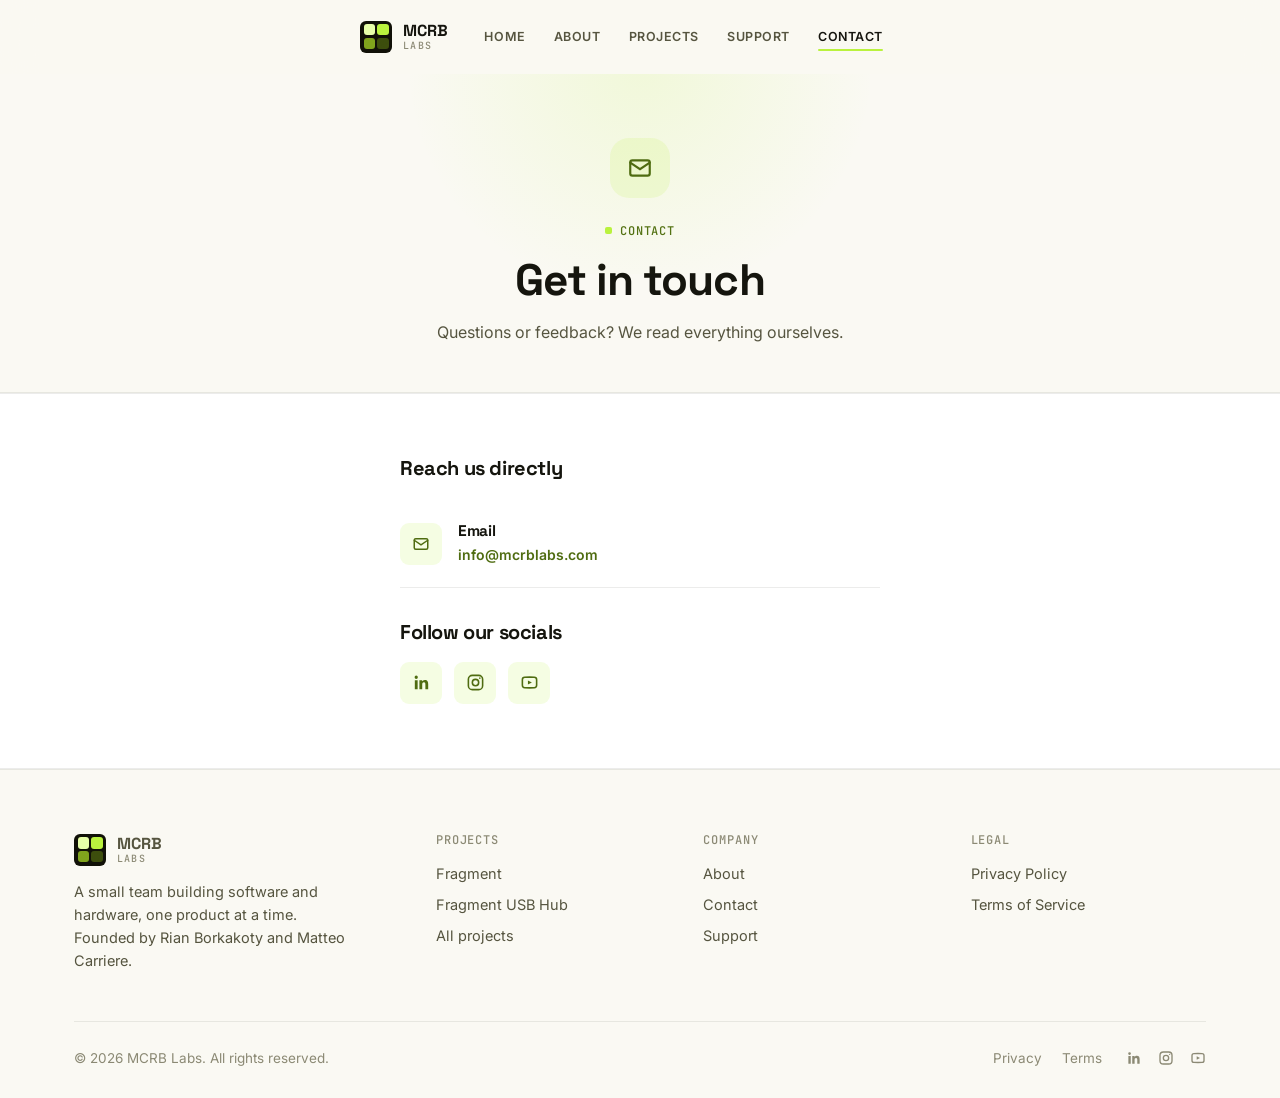
<file: contact.html>
<!DOCTYPE html>
<html lang="en">
<head>
<meta charset="UTF-8">
<meta name="viewport" content="width=device-width, initial-scale=1.0">
<title>Contact | MCRB Labs</title>
<meta name="description" content="Get in touch with MCRB Labs about Fragment, the USB Hub, or anything else.">
<link rel="icon" href="data:image/svg+xml,<svg xmlns=%22http://www.w3.org/2000/svg%22 viewBox=%220 0 100 100%22><rect width=%22100%22 height=%22100%22 rx=%2222%22 fill=%22%23101007%22/><rect x=%229%22 y=%229%22 width=%2237%22 height=%2237%22 rx=%228%22 fill=%22%23E7FFA8%22/><rect x=%2254%22 y=%229%22 width=%2237%22 height=%2237%22 rx=%228%22 fill=%22%23B9F23D%22/><rect x=%229%22 y=%2254%22 width=%2237%22 height=%2237%22 rx=%228%22 fill=%22%237FA31C%22/><rect x=%2254%22 y=%2254%22 width=%2237%22 height=%2237%22 rx=%228%22 fill=%22%233C4D0C%22/></svg>">
<link rel="stylesheet" href="css/style.css">
</head>
<body>

<nav class="site-nav">
  <div class="container">
    <a href="index.html" class="brand"><span class="brand-mark" aria-hidden="true"><i></i><i></i><i></i><i></i></span><span class="brand-word"><span class="w1">MCRB</span><span class="w2">Labs</span></span></a>
    <ul class="nav-links">
      <li><a href="index.html">Home</a></li>
      <li><a href="about.html">About</a></li>
      <li><a href="projects.html">Projects</a></li>
      <li><a href="support.html">Support</a></li>
      <li><a href="contact.html" class="active">Contact</a></li>
    </ul>
    <div class="nav-right">
      <button class="nav-toggle" aria-label="Open menu" aria-expanded="false">
        <svg viewBox="0 0 24 24" fill="none" stroke="currentColor" stroke-width="2" stroke-linecap="round"><line class="l1" x1="3" y1="6" x2="21" y2="6"/><line class="l2" x1="3" y1="12" x2="21" y2="12"/><line class="l3" x1="3" y1="18" x2="21" y2="18"/></svg>
      </button>
    </div>
  </div>
</nav>

<div class="mobile-menu">
  <a href="index.html">Home</a>
  <a href="about.html">About</a>
  <a href="projects.html">Projects</a>
  <a href="support.html">Support</a>
  <a href="contact.html">Contact</a>
</div>

<header class="page-hero">
  <div class="container">
    <div class="page-icon" aria-hidden="true"><svg viewBox="0 0 24 24" fill="none" stroke="currentColor" stroke-width="2" stroke-linecap="round"><rect x="3" y="5" width="18" height="14" rx="2"/><path d="M3 7l9 6 9-6"/></svg></div>
    <div class="eyebrow">Contact</div>
    <h1>Get in touch</h1>
    <p>Questions or feedback? We read everything ourselves.</p>
  </div>
</header>

<section class="section-tight section-alt">
  <div class="container">
    <div class="contact-single">
      <h2 style="font-size:20px; margin-bottom:22px;">Reach us directly</h2>
      <div class="contact-channel">
        <div class="cc-icon"><svg viewBox="0 0 24 24" fill="none" stroke="currentColor" stroke-width="2" stroke-linecap="round"><rect x="3" y="5" width="18" height="14" rx="2"/><path d="M3 7l9 6 9-6"/></svg></div>
        <div>
          <h4>Email</h4>
          <a class="cc-link" href="mailto:info@mcrblabs.com">info@mcrblabs.com</a>
        </div>
      </div>

      <h2 style="font-size:20px; margin:34px 0 18px;">Follow our socials</h2>
      <div class="social-row">
        <a class="social-icon" href="https://www.linkedin.com/company/mcrblabs" target="_blank" rel="noopener" aria-label="LinkedIn">
          <svg viewBox="0 0 24 24" fill="currentColor"><path d="M20.45 20.45h-3.55v-5.57c0-1.33-.02-3.04-1.85-3.04-1.85 0-2.14 1.45-2.14 2.94v5.67H9.36V9h3.41v1.56h.05c.47-.9 1.63-1.85 3.36-1.85 3.6 0 4.27 2.37 4.27 5.45v6.29zM5.34 7.43a2.06 2.06 0 110-4.12 2.06 2.06 0 010 4.12zM7.12 20.45H3.56V9h3.56v11.45z"/></svg>
        </a>
        <a class="social-icon" href="https://www.instagram.com/mcrblabs/" target="_blank" rel="noopener" aria-label="Instagram">
          <svg viewBox="0 0 24 24" fill="none" stroke="currentColor" stroke-width="2" stroke-linecap="round" stroke-linejoin="round"><rect x="3" y="3" width="18" height="18" rx="5"/><circle cx="12" cy="12" r="4"/><circle cx="17.5" cy="6.5" r="1" fill="currentColor" stroke="none"/></svg>
        </a>
        <a class="social-icon" href="https://www.youtube.com/@MCRBLabs" target="_blank" rel="noopener" aria-label="YouTube">
          <svg viewBox="0 0 24 24" fill="none" stroke="currentColor" stroke-width="2" stroke-linecap="round" stroke-linejoin="round"><path d="M21 8.4c0-1.66-1.32-3-2.95-3.05C16.14 5.25 14 5.2 12 5.2s-4.14.05-6.05.15C4.32 5.4 3 6.74 3 8.4v7.2c0 1.66 1.32 3 2.95 3.05 1.91.1 4.05.15 6.05.15s4.14-.05 6.05-.15c1.63-.05 2.95-1.39 2.95-3.05V8.4z"/><path d="M10 9.5l5 2.5-5 2.5v-5z" fill="currentColor" stroke="none"/></svg>
        </a>
      </div>
    </div>
  </div>
</section>

<footer class="site-footer">
  <div class="container">
    <div class="footer-grid">
      <div class="footer-col footer-brand">
        <a href="index.html" class="brand"><span class="brand-mark" aria-hidden="true"><i></i><i></i><i></i><i></i></span><span class="brand-word"><span class="w1">MCRB</span><span class="w2">Labs</span></span></a>
        <p>A small team building software and hardware, one product at a time. Founded by Rian Borkakoty and Matteo Carriere.</p>
      </div>
      <div class="footer-col">
        <h4>Projects</h4>
        <ul>
          <li><a href="fragment/">Fragment</a></li>
          <li><a href="usb-hub/">Fragment USB Hub</a></li>
          <li><a href="projects.html">All projects</a></li>
        </ul>
      </div>
      <div class="footer-col">
        <h4>Company</h4>
        <ul>
          <li><a href="about.html">About</a></li>
          <li><a href="contact.html">Contact</a></li>
          <li><a href="support.html">Support</a></li>
        </ul>
      </div>
      <div class="footer-col">
        <h4>Legal</h4>
        <ul>
          <li><a href="privacy.html">Privacy Policy</a></li>
          <li><a href="terms.html">Terms of Service</a></li>
        </ul>
      </div>
    </div>
    <div class="footer-bottom">
      <span>© 2026 MCRB Labs. All rights reserved.</span>
      <div class="footer-bottom-right">
        <div class="legal-links">
          <a href="privacy.html">Privacy</a>
          <a href="terms.html">Terms</a>
        </div>
        <div class="footer-social">
          <a href="https://www.linkedin.com/company/mcrblabs" target="_blank" rel="noopener" aria-label="LinkedIn"><svg viewBox="0 0 24 24" fill="currentColor"><path d="M20.45 20.45h-3.55v-5.57c0-1.33-.02-3.04-1.85-3.04-1.85 0-2.14 1.45-2.14 2.94v5.67H9.36V9h3.41v1.56h.05c.47-.9 1.63-1.85 3.36-1.85 3.6 0 4.27 2.37 4.27 5.45v6.29zM5.34 7.43a2.06 2.06 0 110-4.12 2.06 2.06 0 010 4.12zM7.12 20.45H3.56V9h3.56v11.45z"/></svg></a>
          <a href="https://www.instagram.com/mcrblabs/" target="_blank" rel="noopener" aria-label="Instagram"><svg viewBox="0 0 24 24" fill="none" stroke="currentColor" stroke-width="2" stroke-linecap="round" stroke-linejoin="round"><rect x="3" y="3" width="18" height="18" rx="5"/><circle cx="12" cy="12" r="4"/><circle cx="17.5" cy="6.5" r="1" fill="currentColor" stroke="none"/></svg></a>
          <a href="https://www.youtube.com/@MCRBLabs" target="_blank" rel="noopener" aria-label="YouTube"><svg viewBox="0 0 24 24" fill="none" stroke="currentColor" stroke-width="2" stroke-linecap="round" stroke-linejoin="round"><path d="M21 8.4c0-1.66-1.32-3-2.95-3.05C16.14 5.25 14 5.2 12 5.2s-4.14.05-6.05.15C4.32 5.4 3 6.74 3 8.4v7.2c0 1.66 1.32 3 2.95 3.05 1.91.1 4.05.15 6.05.15s4.14-.05 6.05-.15c1.63-.05 2.95-1.39 2.95-3.05V8.4z"/><path d="M10 9.5l5 2.5-5 2.5v-5z" fill="currentColor" stroke="none"/></svg></a>
        </div>
      </div>
    </div>
  </div>
</footer>

<script src="js/main.js"></script>
</body>
</html>
</file>
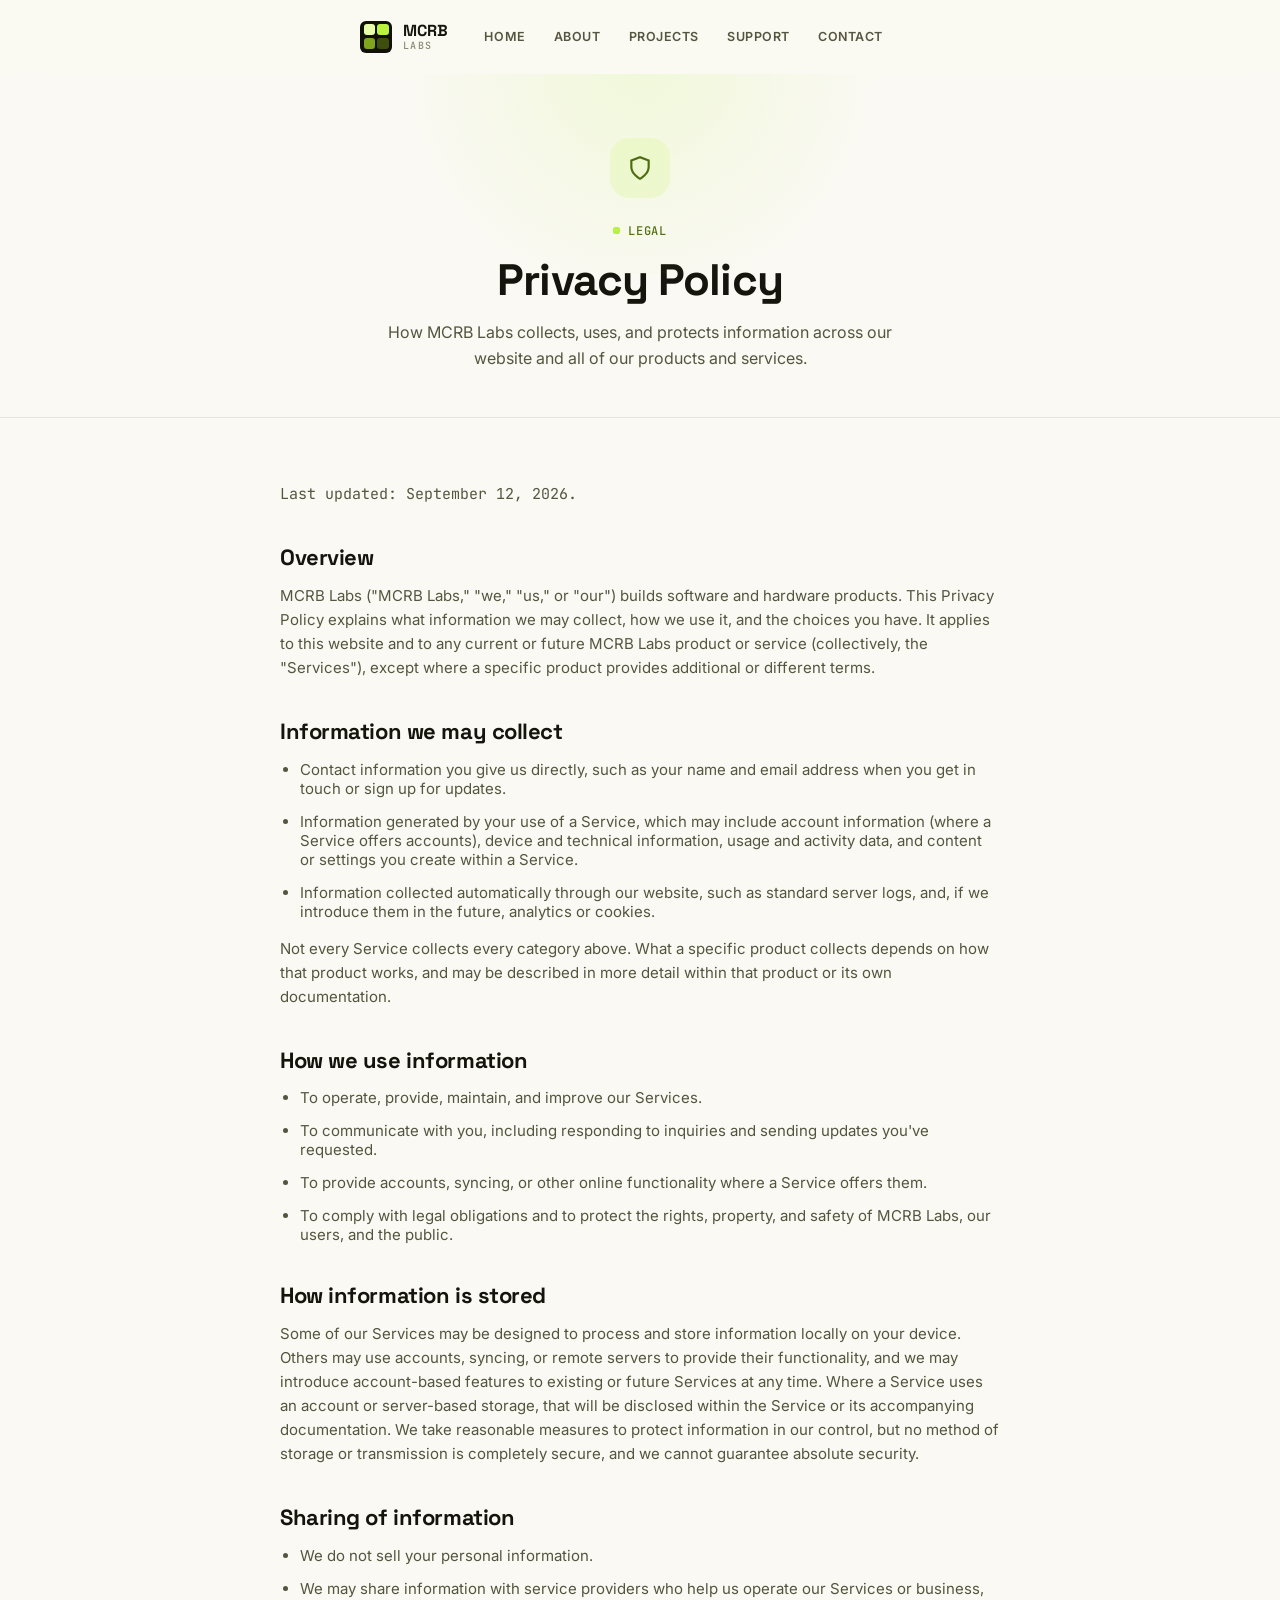
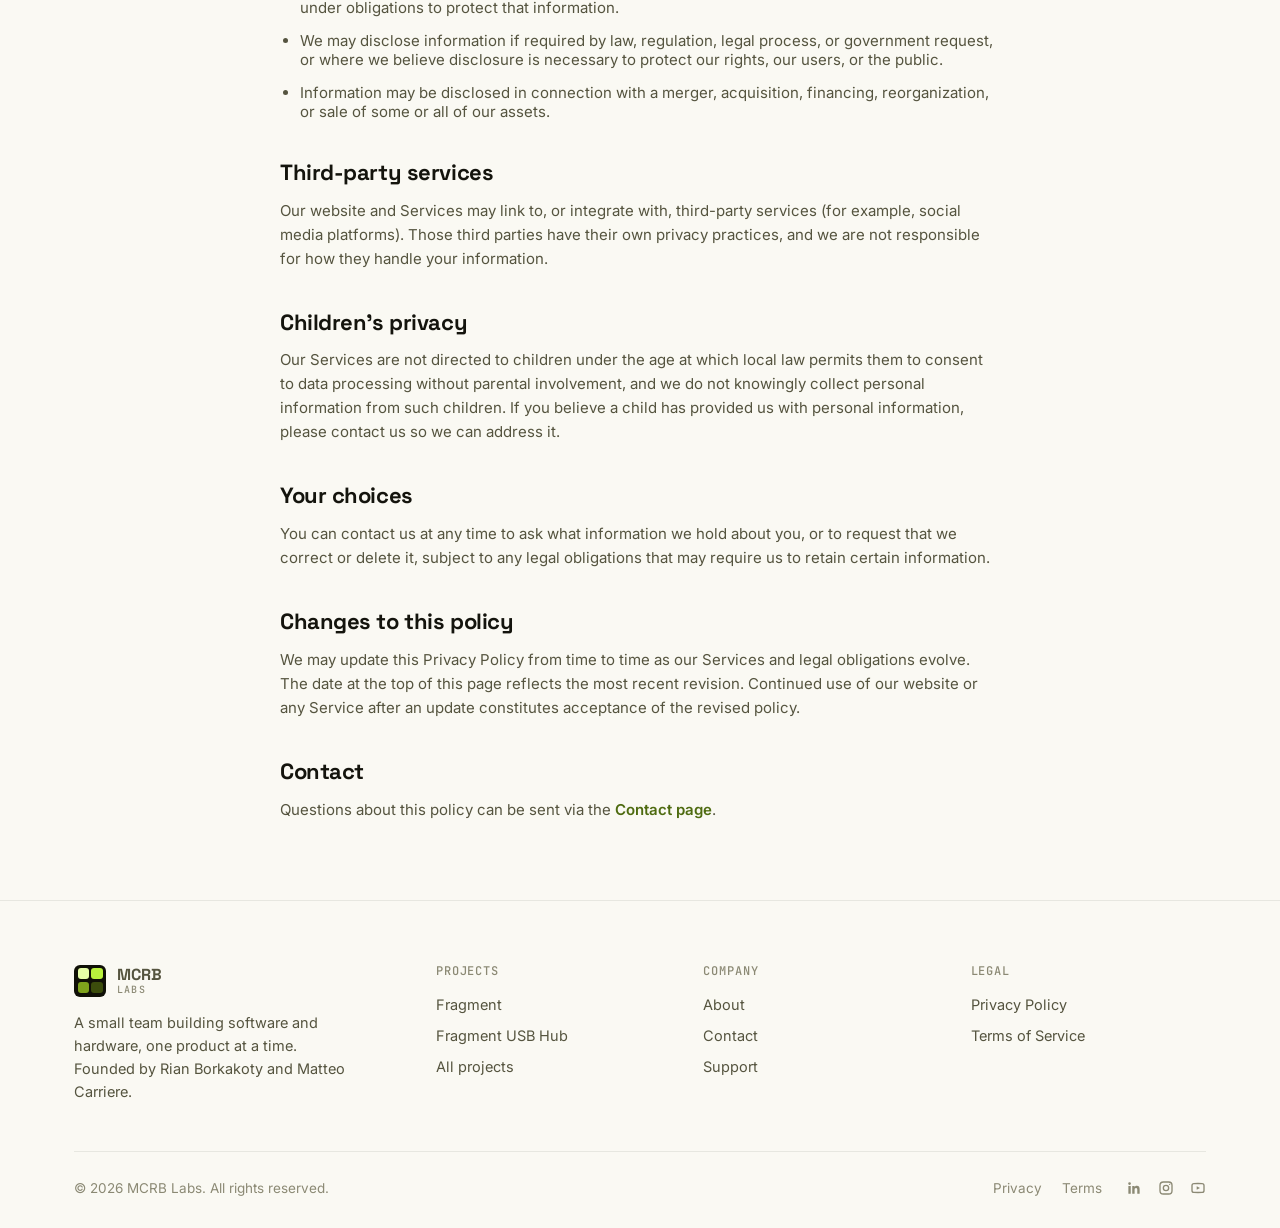
<file: privacy.html>
<!DOCTYPE html>
<html lang="en">
<head>
<meta charset="UTF-8">
<meta name="viewport" content="width=device-width, initial-scale=1.0">
<title>Privacy Policy | MCRB Labs</title>
<meta name="description" content="The Privacy Policy for MCRB Labs, covering our website and all current and future products and services.">
<link rel="icon" href="data:image/svg+xml,<svg xmlns=%22http://www.w3.org/2000/svg%22 viewBox=%220 0 100 100%22><rect width=%22100%22 height=%22100%22 rx=%2222%22 fill=%22%23101007%22/><rect x=%229%22 y=%229%22 width=%2237%22 height=%2237%22 rx=%228%22 fill=%22%23E7FFA8%22/><rect x=%2254%22 y=%229%22 width=%2237%22 height=%2237%22 rx=%228%22 fill=%22%23B9F23D%22/><rect x=%229%22 y=%2254%22 width=%2237%22 height=%2237%22 rx=%228%22 fill=%22%237FA31C%22/><rect x=%2254%22 y=%2254%22 width=%2237%22 height=%2237%22 rx=%228%22 fill=%22%233C4D0C%22/></svg>">
<link rel="stylesheet" href="css/style.css">
</head>
<body>

<nav class="site-nav">
  <div class="container">
    <a href="index.html" class="brand"><span class="brand-mark" aria-hidden="true"><i></i><i></i><i></i><i></i></span><span class="brand-word"><span class="w1">MCRB</span><span class="w2">Labs</span></span></a>
    <ul class="nav-links">
      <li><a href="index.html">Home</a></li>
      <li><a href="about.html">About</a></li>
      <li><a href="projects.html">Projects</a></li>
      <li><a href="support.html">Support</a></li>
      <li><a href="contact.html">Contact</a></li>
    </ul>
    <div class="nav-right">
      <button class="nav-toggle" aria-label="Open menu" aria-expanded="false">
        <svg viewBox="0 0 24 24" fill="none" stroke="currentColor" stroke-width="2" stroke-linecap="round"><line class="l1" x1="3" y1="6" x2="21" y2="6"/><line class="l2" x1="3" y1="12" x2="21" y2="12"/><line class="l3" x1="3" y1="18" x2="21" y2="18"/></svg>
      </button>
    </div>
  </div>
</nav>

<div class="mobile-menu">
  <a href="index.html">Home</a>
  <a href="about.html">About</a>
  <a href="projects.html">Projects</a>
  <a href="support.html">Support</a>
  <a href="contact.html">Contact</a>
</div>

<header class="page-hero">
  <div class="container">
    <div class="page-icon" aria-hidden="true"><svg viewBox="0 0 24 24" fill="none" stroke="currentColor" stroke-width="2" stroke-linecap="round"><path d="M12 22s8-4.5 8-11V5l-8-3-8 3v6c0 6.5 8 11 8 11z"/></svg></div>
    <div class="eyebrow">Legal</div>
    <h1>Privacy Policy</h1>
    <p>How MCRB Labs collects, uses, and protects information across our website and all of our products and services.</p>
  </div>
</header>

<section class="section-tight">
  <div class="container">
    <div class="legal-content">
      <p class="legal-updated">Last updated: September 12, 2026.</p>

      <h2>Overview</h2>
      <p>MCRB Labs ("MCRB Labs," "we," "us," or "our") builds software and hardware products. This Privacy Policy explains what information we may collect, how we use it, and the choices you have. It applies to this website and to any current or future MCRB Labs product or service (collectively, the "Services"), except where a specific product provides additional or different terms.</p>

      <h2>Information we may collect</h2>
      <ul>
        <li>Contact information you give us directly, such as your name and email address when you get in touch or sign up for updates.</li>
        <li>Information generated by your use of a Service, which may include account information (where a Service offers accounts), device and technical information, usage and activity data, and content or settings you create within a Service.</li>
        <li>Information collected automatically through our website, such as standard server logs, and, if we introduce them in the future, analytics or cookies.</li>
      </ul>
      <p>Not every Service collects every category above. What a specific product collects depends on how that product works, and may be described in more detail within that product or its own documentation.</p>

      <h2>How we use information</h2>
      <ul>
        <li>To operate, provide, maintain, and improve our Services.</li>
        <li>To communicate with you, including responding to inquiries and sending updates you've requested.</li>
        <li>To provide accounts, syncing, or other online functionality where a Service offers them.</li>
        <li>To comply with legal obligations and to protect the rights, property, and safety of MCRB Labs, our users, and the public.</li>
      </ul>

      <h2>How information is stored</h2>
      <p>Some of our Services may be designed to process and store information locally on your device. Others may use accounts, syncing, or remote servers to provide their functionality, and we may introduce account-based features to existing or future Services at any time. Where a Service uses an account or server-based storage, that will be disclosed within the Service or its accompanying documentation. We take reasonable measures to protect information in our control, but no method of storage or transmission is completely secure, and we cannot guarantee absolute security.</p>

      <h2>Sharing of information</h2>
      <ul>
        <li>We do not sell your personal information.</li>
        <li>We may share information with service providers who help us operate our Services or business, under obligations to protect that information.</li>
        <li>We may disclose information if required by law, regulation, legal process, or government request, or where we believe disclosure is necessary to protect our rights, our users, or the public.</li>
        <li>Information may be disclosed in connection with a merger, acquisition, financing, reorganization, or sale of some or all of our assets.</li>
      </ul>

      <h2>Third-party services</h2>
      <p>Our website and Services may link to, or integrate with, third-party services (for example, social media platforms). Those third parties have their own privacy practices, and we are not responsible for how they handle your information.</p>

      <h2>Children's privacy</h2>
      <p>Our Services are not directed to children under the age at which local law permits them to consent to data processing without parental involvement, and we do not knowingly collect personal information from such children. If you believe a child has provided us with personal information, please contact us so we can address it.</p>

      <h2>Your choices</h2>
      <p>You can contact us at any time to ask what information we hold about you, or to request that we correct or delete it, subject to any legal obligations that may require us to retain certain information.</p>

      <h2>Changes to this policy</h2>
      <p>We may update this Privacy Policy from time to time as our Services and legal obligations evolve. The date at the top of this page reflects the most recent revision. Continued use of our website or any Service after an update constitutes acceptance of the revised policy.</p>

      <h2>Contact</h2>
      <p>Questions about this policy can be sent via the <a href="contact.html" style="color:var(--accent-fg); font-weight:600;">Contact page</a>.</p>
    </div>
  </div>
</section>

<footer class="site-footer">
  <div class="container">
    <div class="footer-grid">
      <div class="footer-col footer-brand">
        <a href="index.html" class="brand"><span class="brand-mark" aria-hidden="true"><i></i><i></i><i></i><i></i></span><span class="brand-word"><span class="w1">MCRB</span><span class="w2">Labs</span></span></a>
        <p>A small team building software and hardware, one product at a time. Founded by Rian Borkakoty and Matteo Carriere.</p>
      </div>
      <div class="footer-col">
        <h4>Projects</h4>
        <ul>
          <li><a href="fragment/">Fragment</a></li>
          <li><a href="usb-hub/">Fragment USB Hub</a></li>
          <li><a href="projects.html">All projects</a></li>
        </ul>
      </div>
      <div class="footer-col">
        <h4>Company</h4>
        <ul>
          <li><a href="about.html">About</a></li>
          <li><a href="contact.html">Contact</a></li>
          <li><a href="support.html">Support</a></li>
        </ul>
      </div>
      <div class="footer-col">
        <h4>Legal</h4>
        <ul>
          <li><a href="privacy.html">Privacy Policy</a></li>
          <li><a href="terms.html">Terms of Service</a></li>
        </ul>
      </div>
    </div>
    <div class="footer-bottom">
      <span>© 2026 MCRB Labs. All rights reserved.</span>
      <div class="footer-bottom-right">
        <div class="legal-links">
          <a href="privacy.html">Privacy</a>
          <a href="terms.html">Terms</a>
        </div>
        <div class="footer-social">
          <a href="https://www.linkedin.com/company/mcrblabs" target="_blank" rel="noopener" aria-label="LinkedIn"><svg viewBox="0 0 24 24" fill="currentColor"><path d="M20.45 20.45h-3.55v-5.57c0-1.33-.02-3.04-1.85-3.04-1.85 0-2.14 1.45-2.14 2.94v5.67H9.36V9h3.41v1.56h.05c.47-.9 1.63-1.85 3.36-1.85 3.6 0 4.27 2.37 4.27 5.45v6.29zM5.34 7.43a2.06 2.06 0 110-4.12 2.06 2.06 0 010 4.12zM7.12 20.45H3.56V9h3.56v11.45z"/></svg></a>
          <a href="https://www.instagram.com/mcrblabs/" target="_blank" rel="noopener" aria-label="Instagram"><svg viewBox="0 0 24 24" fill="none" stroke="currentColor" stroke-width="2" stroke-linecap="round" stroke-linejoin="round"><rect x="3" y="3" width="18" height="18" rx="5"/><circle cx="12" cy="12" r="4"/><circle cx="17.5" cy="6.5" r="1" fill="currentColor" stroke="none"/></svg></a>
          <a href="https://www.youtube.com/@MCRBLabs" target="_blank" rel="noopener" aria-label="YouTube"><svg viewBox="0 0 24 24" fill="none" stroke="currentColor" stroke-width="2" stroke-linecap="round" stroke-linejoin="round"><path d="M21 8.4c0-1.66-1.32-3-2.95-3.05C16.14 5.25 14 5.2 12 5.2s-4.14.05-6.05.15C4.32 5.4 3 6.74 3 8.4v7.2c0 1.66 1.32 3 2.95 3.05 1.91.1 4.05.15 6.05.15s4.14-.05 6.05-.15c1.63-.05 2.95-1.39 2.95-3.05V8.4z"/><path d="M10 9.5l5 2.5-5 2.5v-5z" fill="currentColor" stroke="none"/></svg></a>
        </div>
      </div>
    </div>
  </div>
</footer>

<script src="js/main.js"></script>
</body>
</html>
</file>
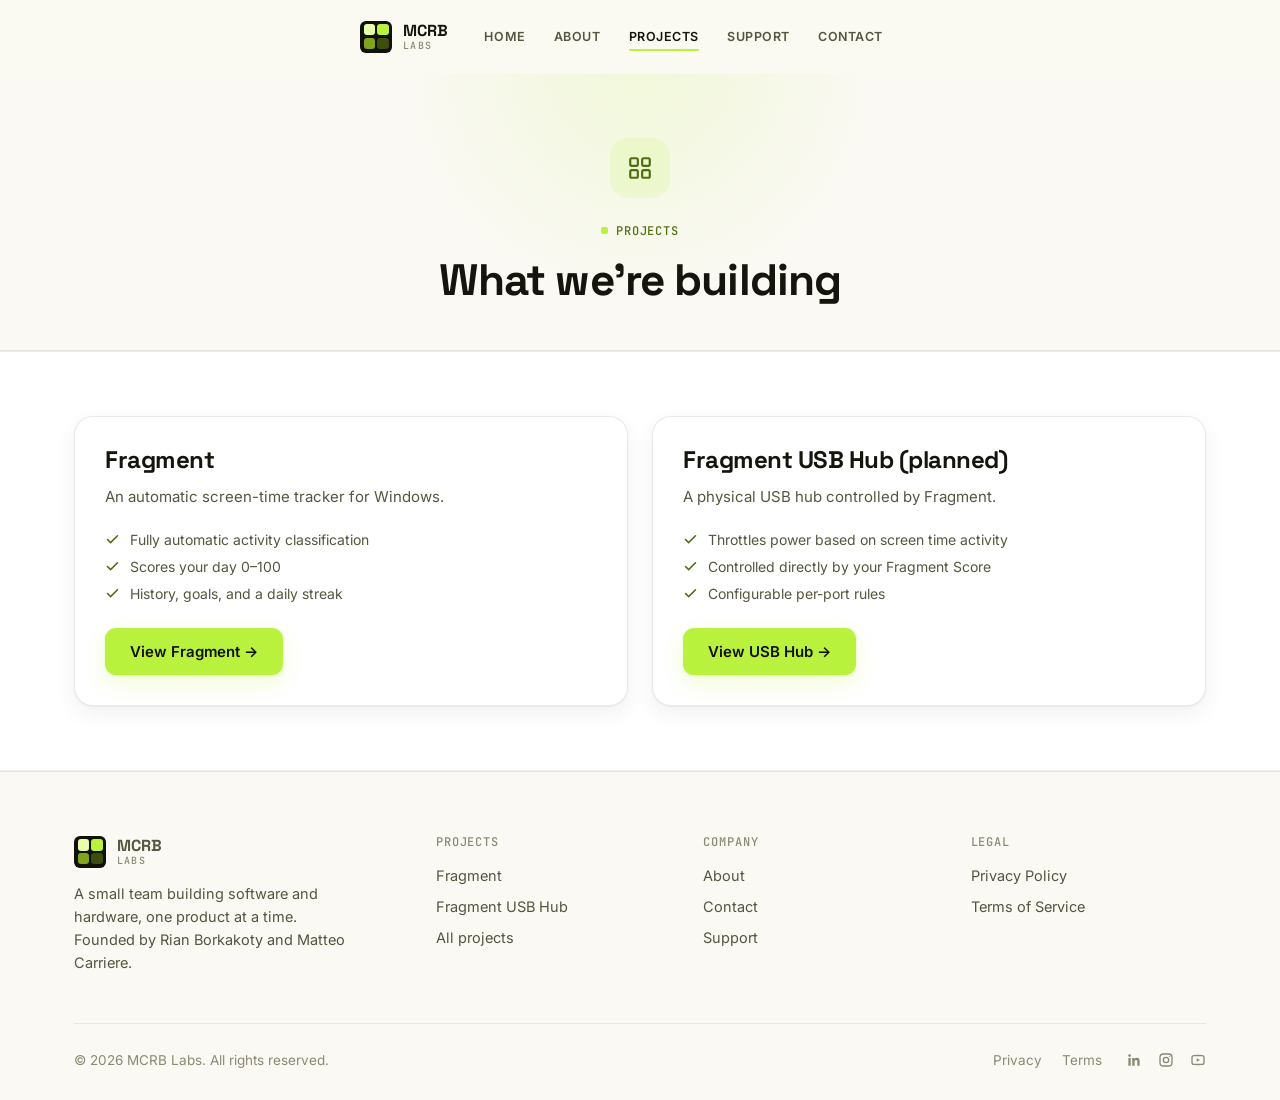
<file: projects.html>
<!DOCTYPE html>
<html lang="en">
<head>
<meta charset="UTF-8">
<meta name="viewport" content="width=device-width, initial-scale=1.0">
<title>Projects | MCRB Labs</title>
<meta name="description" content="What MCRB Labs is building: Fragment, an automatic screen-time tracker for Windows, and the Fragment USB Hub, a piece of hardware it controls.">
<link rel="icon" href="data:image/svg+xml,<svg xmlns=%22http://www.w3.org/2000/svg%22 viewBox=%220 0 100 100%22><rect width=%22100%22 height=%22100%22 rx=%2222%22 fill=%22%23101007%22/><rect x=%229%22 y=%229%22 width=%2237%22 height=%2237%22 rx=%228%22 fill=%22%23E7FFA8%22/><rect x=%2254%22 y=%229%22 width=%2237%22 height=%2237%22 rx=%228%22 fill=%22%23B9F23D%22/><rect x=%229%22 y=%2254%22 width=%2237%22 height=%2237%22 rx=%228%22 fill=%22%237FA31C%22/><rect x=%2254%22 y=%2254%22 width=%2237%22 height=%2237%22 rx=%228%22 fill=%22%233C4D0C%22/></svg>">
<link rel="stylesheet" href="css/style.css">
</head>
<body>

<nav class="site-nav">
  <div class="container">
    <a href="index.html" class="brand"><span class="brand-mark" aria-hidden="true"><i></i><i></i><i></i><i></i></span><span class="brand-word"><span class="w1">MCRB</span><span class="w2">Labs</span></span></a>
    <ul class="nav-links">
      <li><a href="index.html">Home</a></li>
      <li><a href="about.html">About</a></li>
      <li><a href="projects.html" class="active">Projects</a></li>
      <li><a href="support.html">Support</a></li>
      <li><a href="contact.html">Contact</a></li>
    </ul>
    <div class="nav-right">
      <button class="nav-toggle" aria-label="Open menu" aria-expanded="false">
        <svg viewBox="0 0 24 24" fill="none" stroke="currentColor" stroke-width="2" stroke-linecap="round"><line class="l1" x1="3" y1="6" x2="21" y2="6"/><line class="l2" x1="3" y1="12" x2="21" y2="12"/><line class="l3" x1="3" y1="18" x2="21" y2="18"/></svg>
      </button>
    </div>
  </div>
</nav>

<div class="mobile-menu">
  <a href="index.html">Home</a>
  <a href="about.html">About</a>
  <a href="projects.html">Projects</a>
  <a href="support.html">Support</a>
  <a href="contact.html">Contact</a>
</div>

<header class="page-hero">
  <div class="container">
    <div class="page-icon" aria-hidden="true"><svg viewBox="0 0 24 24" fill="none" stroke="currentColor" stroke-width="2"><rect x="3" y="3" width="7" height="7" rx="1.5"/><rect x="14" y="3" width="7" height="7" rx="1.5"/><rect x="3" y="14" width="7" height="7" rx="1.5"/><rect x="14" y="14" width="7" height="7" rx="1.5"/></svg></div>
    <div class="eyebrow">Projects</div>
    <h1>What we're building</h1>
  </div>
</header>

<section class="section-tight section-alt">
  <div class="container">
    <div class="grid-2">

      <a href="fragment/" class="card card-hover" style="display:flex; flex-direction:column;">
        <h3 style="font-size:24px; margin-bottom:12px;">Fragment</h3>
        <p style="color:var(--text-secondary); font-size:15px; margin-bottom:22px;">An automatic screen-time tracker for Windows.</p>
        <ul style="list-style:none; padding:0; margin:0 0 26px; display:flex; flex-direction:column; gap:10px;">
          <li style="display:flex; align-items:center; gap:10px; font-size:14px; color:var(--text-secondary);"><svg viewBox="0 0 24 24" fill="none" stroke="currentColor" stroke-width="2.5" stroke-linecap="round" style="width:15px;height:15px;color:var(--accent-fg);flex-shrink:0;"><path d="M20 6L9 17l-5-5"/></svg>Fully automatic activity classification</li>
          <li style="display:flex; align-items:center; gap:10px; font-size:14px; color:var(--text-secondary);"><svg viewBox="0 0 24 24" fill="none" stroke="currentColor" stroke-width="2.5" stroke-linecap="round" style="width:15px;height:15px;color:var(--accent-fg);flex-shrink:0;"><path d="M20 6L9 17l-5-5"/></svg>Scores your day 0–100</li>
          <li style="display:flex; align-items:center; gap:10px; font-size:14px; color:var(--text-secondary);"><svg viewBox="0 0 24 24" fill="none" stroke="currentColor" stroke-width="2.5" stroke-linecap="round" style="width:15px;height:15px;color:var(--accent-fg);flex-shrink:0;"><path d="M20 6L9 17l-5-5"/></svg>History, goals, and a daily streak</li>
        </ul>
        <span class="btn btn-primary" style="margin-top:auto; align-self:flex-start;">View Fragment →</span>
      </a>

      <a href="usb-hub/" class="card card-hover" style="display:flex; flex-direction:column;">
        <h3 style="font-size:24px; margin-bottom:12px;">Fragment USB Hub (planned)</h3>
        <p style="color:var(--text-secondary); font-size:15px; margin-bottom:22px;">A physical USB hub controlled by Fragment.</p>
        <ul style="list-style:none; padding:0; margin:0 0 26px; display:flex; flex-direction:column; gap:10px;">
          <li style="display:flex; align-items:center; gap:10px; font-size:14px; color:var(--text-secondary);"><svg viewBox="0 0 24 24" fill="none" stroke="currentColor" stroke-width="2.5" stroke-linecap="round" style="width:15px;height:15px;color:var(--accent-fg);flex-shrink:0;"><path d="M20 6L9 17l-5-5"/></svg>Throttles power based on screen time activity</li>
          <li style="display:flex; align-items:center; gap:10px; font-size:14px; color:var(--text-secondary);"><svg viewBox="0 0 24 24" fill="none" stroke="currentColor" stroke-width="2.5" stroke-linecap="round" style="width:15px;height:15px;color:var(--accent-fg);flex-shrink:0;"><path d="M20 6L9 17l-5-5"/></svg>Controlled directly by your Fragment Score</li>
          <li style="display:flex; align-items:center; gap:10px; font-size:14px; color:var(--text-secondary);"><svg viewBox="0 0 24 24" fill="none" stroke="currentColor" stroke-width="2.5" stroke-linecap="round" style="width:15px;height:15px;color:var(--accent-fg);flex-shrink:0;"><path d="M20 6L9 17l-5-5"/></svg>Configurable per-port rules</li>
        </ul>
        <span class="btn btn-primary" style="margin-top:auto; align-self:flex-start;">View USB Hub →</span>
      </a>

    </div>
  </div>
</section>

<footer class="site-footer">
  <div class="container">
    <div class="footer-grid">
      <div class="footer-col footer-brand">
        <a href="index.html" class="brand"><span class="brand-mark" aria-hidden="true"><i></i><i></i><i></i><i></i></span><span class="brand-word"><span class="w1">MCRB</span><span class="w2">Labs</span></span></a>
        <p>A small team building software and hardware, one product at a time. Founded by Rian Borkakoty and Matteo Carriere.</p>
      </div>
      <div class="footer-col">
        <h4>Projects</h4>
        <ul>
          <li><a href="fragment/">Fragment</a></li>
          <li><a href="usb-hub/">Fragment USB Hub</a></li>
          <li><a href="projects.html">All projects</a></li>
        </ul>
      </div>
      <div class="footer-col">
        <h4>Company</h4>
        <ul>
          <li><a href="about.html">About</a></li>
          <li><a href="contact.html">Contact</a></li>
          <li><a href="support.html">Support</a></li>
        </ul>
      </div>
      <div class="footer-col">
        <h4>Legal</h4>
        <ul>
          <li><a href="privacy.html">Privacy Policy</a></li>
          <li><a href="terms.html">Terms of Service</a></li>
        </ul>
      </div>
    </div>
    <div class="footer-bottom">
      <span>© 2026 MCRB Labs. All rights reserved.</span>
      <div class="footer-bottom-right">
        <div class="legal-links">
          <a href="privacy.html">Privacy</a>
          <a href="terms.html">Terms</a>
        </div>
        <div class="footer-social">
          <a href="https://www.linkedin.com/company/mcrblabs" target="_blank" rel="noopener" aria-label="LinkedIn"><svg viewBox="0 0 24 24" fill="currentColor"><path d="M20.45 20.45h-3.55v-5.57c0-1.33-.02-3.04-1.85-3.04-1.85 0-2.14 1.45-2.14 2.94v5.67H9.36V9h3.41v1.56h.05c.47-.9 1.63-1.85 3.36-1.85 3.6 0 4.27 2.37 4.27 5.45v6.29zM5.34 7.43a2.06 2.06 0 110-4.12 2.06 2.06 0 010 4.12zM7.12 20.45H3.56V9h3.56v11.45z"/></svg></a>
          <a href="https://www.instagram.com/mcrblabs/" target="_blank" rel="noopener" aria-label="Instagram"><svg viewBox="0 0 24 24" fill="none" stroke="currentColor" stroke-width="2" stroke-linecap="round" stroke-linejoin="round"><rect x="3" y="3" width="18" height="18" rx="5"/><circle cx="12" cy="12" r="4"/><circle cx="17.5" cy="6.5" r="1" fill="currentColor" stroke="none"/></svg></a>
          <a href="https://www.youtube.com/@MCRBLabs" target="_blank" rel="noopener" aria-label="YouTube"><svg viewBox="0 0 24 24" fill="none" stroke="currentColor" stroke-width="2" stroke-linecap="round" stroke-linejoin="round"><path d="M21 8.4c0-1.66-1.32-3-2.95-3.05C16.14 5.25 14 5.2 12 5.2s-4.14.05-6.05.15C4.32 5.4 3 6.74 3 8.4v7.2c0 1.66 1.32 3 2.95 3.05 1.91.1 4.05.15 6.05.15s4.14-.05 6.05-.15c1.63-.05 2.95-1.39 2.95-3.05V8.4z"/><path d="M10 9.5l5 2.5-5 2.5v-5z" fill="currentColor" stroke="none"/></svg></a>
        </div>
      </div>
    </div>
  </div>
</footer>

<script src="js/main.js"></script>
</body>
</html>
</file>
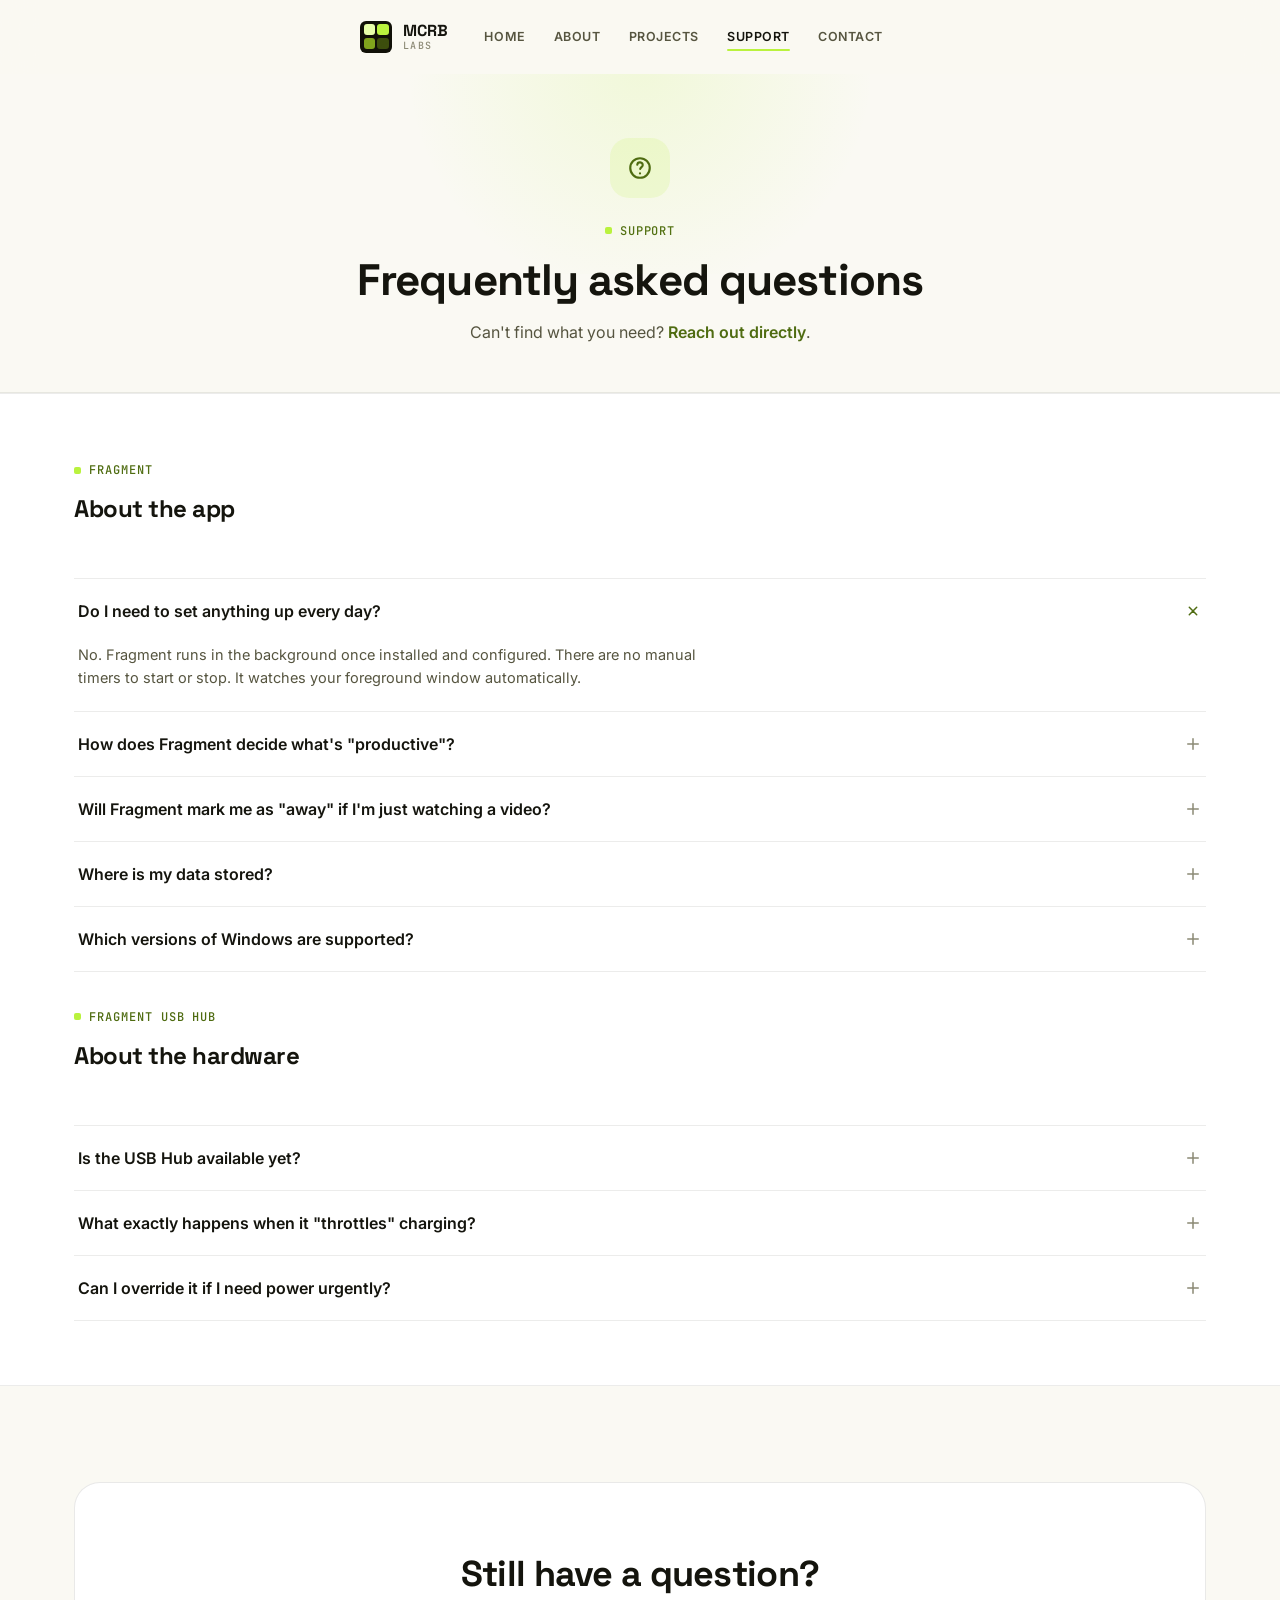
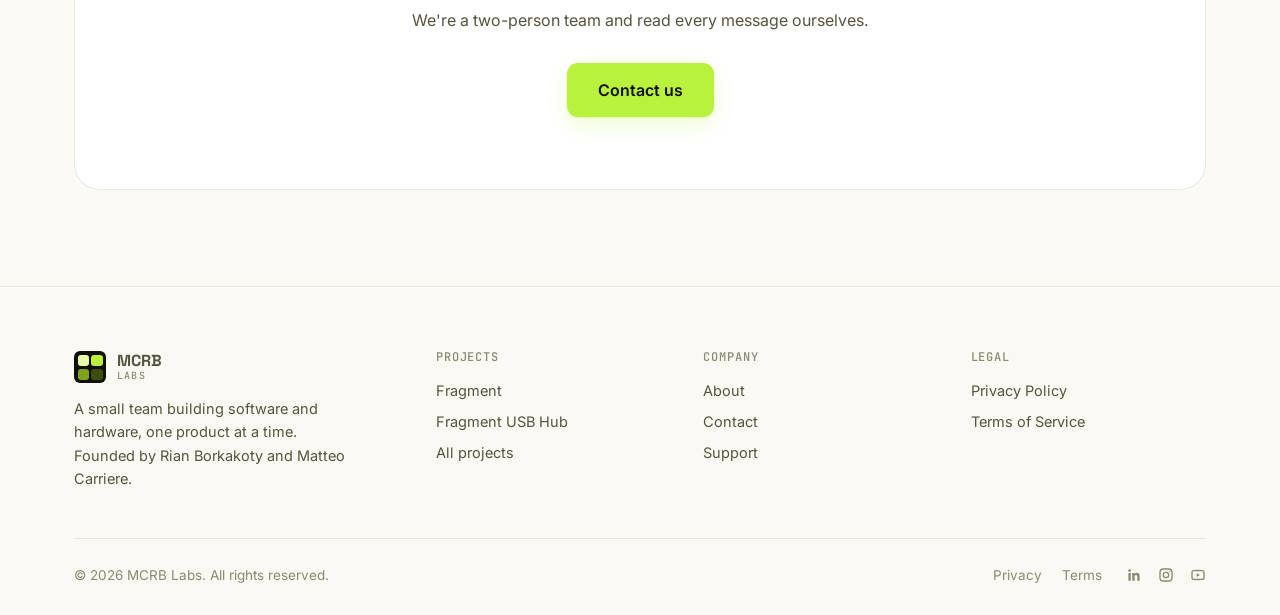
<file: support.html>
<!DOCTYPE html>
<html lang="en">
<head>
<meta charset="UTF-8">
<meta name="viewport" content="width=device-width, initial-scale=1.0">
<title>Support | MCRB Labs</title>
<meta name="description" content="Frequently asked questions about Fragment and the Fragment USB Hub, plus how to get help.">
<link rel="icon" href="data:image/svg+xml,<svg xmlns=%22http://www.w3.org/2000/svg%22 viewBox=%220 0 100 100%22><rect width=%22100%22 height=%22100%22 rx=%2222%22 fill=%22%23101007%22/><rect x=%229%22 y=%229%22 width=%2237%22 height=%2237%22 rx=%228%22 fill=%22%23E7FFA8%22/><rect x=%2254%22 y=%229%22 width=%2237%22 height=%2237%22 rx=%228%22 fill=%22%23B9F23D%22/><rect x=%229%22 y=%2254%22 width=%2237%22 height=%2237%22 rx=%228%22 fill=%22%237FA31C%22/><rect x=%2254%22 y=%2254%22 width=%2237%22 height=%2237%22 rx=%228%22 fill=%22%233C4D0C%22/></svg>">
<link rel="stylesheet" href="css/style.css">
</head>
<body>

<nav class="site-nav">
  <div class="container">
    <a href="index.html" class="brand"><span class="brand-mark" aria-hidden="true"><i></i><i></i><i></i><i></i></span><span class="brand-word"><span class="w1">MCRB</span><span class="w2">Labs</span></span></a>
    <ul class="nav-links">
      <li><a href="index.html">Home</a></li>
      <li><a href="about.html">About</a></li>
      <li><a href="projects.html">Projects</a></li>
      <li><a href="support.html" class="active">Support</a></li>
      <li><a href="contact.html">Contact</a></li>
    </ul>
    <div class="nav-right">
      <button class="nav-toggle" aria-label="Open menu" aria-expanded="false">
        <svg viewBox="0 0 24 24" fill="none" stroke="currentColor" stroke-width="2" stroke-linecap="round"><line class="l1" x1="3" y1="6" x2="21" y2="6"/><line class="l2" x1="3" y1="12" x2="21" y2="12"/><line class="l3" x1="3" y1="18" x2="21" y2="18"/></svg>
      </button>
    </div>
  </div>
</nav>

<div class="mobile-menu">
  <a href="index.html">Home</a>
  <a href="about.html">About</a>
  <a href="projects.html">Projects</a>
  <a href="support.html">Support</a>
  <a href="contact.html">Contact</a>
</div>

<header class="page-hero">
  <div class="container">
    <div class="page-icon" aria-hidden="true"><svg viewBox="0 0 24 24" fill="none" stroke="currentColor" stroke-width="2" stroke-linecap="round"><circle cx="12" cy="12" r="9"/><path d="M9.5 9a2.5 2.5 0 015 .5c0 1.5-2 1.8-2.3 3.3"/><path d="M12 17h.01"/></svg></div>
    <div class="eyebrow">Support</div>
    <h1>Frequently asked questions</h1>
    <p>Can't find what you need? <a href="contact.html" style="color:var(--accent-fg); font-weight:600;">Reach out directly</a>.</p>
  </div>
</header>

<section class="section-tight section-alt">
  <div class="container">
    <div class="section-head">
      <div class="eyebrow">Fragment</div>
      <h2 style="font-size:24px;">About the app</h2>
    </div>

    <div class="faq-list">
      <div class="faq-item open">
        <button class="faq-q">Do I need to set anything up every day?<span class="icon"><svg viewBox="0 0 24 24" fill="none" stroke="currentColor" stroke-width="2" stroke-linecap="round"><path d="M12 5v14M5 12h14"/></svg></span></button>
        <div class="faq-a"><p>No. Fragment runs in the background once installed and configured. There are no manual timers to start or stop. It watches your foreground window automatically.</p></div>
      </div>
      <div class="faq-item">
        <button class="faq-q">How does Fragment decide what's "productive"?<span class="icon"><svg viewBox="0 0 24 24" fill="none" stroke="currentColor" stroke-width="2" stroke-linecap="round"><path d="M12 5v14M5 12h14"/></svg></span></button>
        <div class="faq-a"><p>Every app and website has a classification rule (productive, distracted, or neutral) that you can view and edit in Settings. You can also override specific time blocks, like marking one part of a YouTube session differently from the rest.</p></div>
      </div>
      <div class="faq-item">
        <button class="faq-q">Will Fragment mark me as "away" if I'm just watching a video?<span class="icon"><svg viewBox="0 0 24 24" fill="none" stroke="currentColor" stroke-width="2" stroke-linecap="round"><path d="M12 5v14M5 12h14"/></svg></span></button>
        <div class="faq-a"><p>No. Fragment checks whether audio is actually playing before applying its idle timeout, so a silently-watched video won't get flagged as time away from your desk.</p></div>
      </div>
      <div class="faq-item">
        <button class="faq-q">Where is my data stored?<span class="icon"><svg viewBox="0 0 24 24" fill="none" stroke="currentColor" stroke-width="2" stroke-linecap="round"><path d="M12 5v14M5 12h14"/></svg></span></button>
        <div class="faq-a"><p>Locally, in a SQLite database on your own machine - nothing is uploaded anywhere.</p></div>
      </div>
      <div class="faq-item">
        <button class="faq-q">Which versions of Windows are supported?<span class="icon"><svg viewBox="0 0 24 24" fill="none" stroke="currentColor" stroke-width="2" stroke-linecap="round"><path d="M12 5v14M5 12h14"/></svg></span></button>
        <div class="faq-a"><p>Fragment targets Windows 10 and 11. macOS and Linux are not currently planned.</p></div>
      </div>
    </div>

    <div class="section-head mt-32">
      <div class="eyebrow">Fragment USB Hub</div>
      <h2 style="font-size:24px;">About the hardware</h2>
    </div>

    <div class="faq-list">
      <div class="faq-item">
        <button class="faq-q">Is the USB Hub available yet?<span class="icon"><svg viewBox="0 0 24 24" fill="none" stroke="currentColor" stroke-width="2" stroke-linecap="round"><path d="M12 5v14M5 12h14"/></svg></span></button>
        <div class="faq-a"><p>Not yet. It's currently a concept and early prototype. See the <a href="usb-hub/" style="color:var(--accent-fg); font-weight:600;">USB Hub project page</a> for the current plan.</p></div>
      </div>
      <div class="faq-item">
        <button class="faq-q">What exactly happens when it "throttles" charging?<span class="icon"><svg viewBox="0 0 24 24" fill="none" stroke="currentColor" stroke-width="2" stroke-linecap="round"><path d="M12 5v14M5 12h14"/></svg></span></button>
        <div class="faq-a"><p>The exact behavior is still being designed, likely a reduced charge rate or a full pause on selected ports, based on rules you configure in Fragment. This will be documented in full once finalized.</p></div>
      </div>
      <div class="faq-item">
        <button class="faq-q">Can I override it if I need power urgently?<span class="icon"><svg viewBox="0 0 24 24" fill="none" stroke="currentColor" stroke-width="2" stroke-linecap="round"><path d="M12 5v14M5 12h14"/></svg></span></button>
        <div class="faq-a"><p>Yes. A manual override is a planned feature, so the hub never leaves you stuck without power when you genuinely need it.</p></div>
      </div>
    </div>
  </div>
</section>

<section>
  <div class="container">
    <div class="cta-band">
      <h2>Still have a question?</h2>
      <p>We're a two-person team and read every message ourselves.</p>
      <div class="hero-ctas">
        <a href="contact.html" class="btn btn-primary btn-lg">Contact us</a>
      </div>
    </div>
  </div>
</section>

<footer class="site-footer">
  <div class="container">
    <div class="footer-grid">
      <div class="footer-col footer-brand">
        <a href="index.html" class="brand"><span class="brand-mark" aria-hidden="true"><i></i><i></i><i></i><i></i></span><span class="brand-word"><span class="w1">MCRB</span><span class="w2">Labs</span></span></a>
        <p>A small team building software and hardware, one product at a time. Founded by Rian Borkakoty and Matteo Carriere.</p>
      </div>
      <div class="footer-col">
        <h4>Projects</h4>
        <ul>
          <li><a href="fragment/">Fragment</a></li>
          <li><a href="usb-hub/">Fragment USB Hub</a></li>
          <li><a href="projects.html">All projects</a></li>
        </ul>
      </div>
      <div class="footer-col">
        <h4>Company</h4>
        <ul>
          <li><a href="about.html">About</a></li>
          <li><a href="contact.html">Contact</a></li>
          <li><a href="support.html">Support</a></li>
        </ul>
      </div>
      <div class="footer-col">
        <h4>Legal</h4>
        <ul>
          <li><a href="privacy.html">Privacy Policy</a></li>
          <li><a href="terms.html">Terms of Service</a></li>
        </ul>
      </div>
    </div>
    <div class="footer-bottom">
      <span>© 2026 MCRB Labs. All rights reserved.</span>
      <div class="footer-bottom-right">
        <div class="legal-links">
          <a href="privacy.html">Privacy</a>
          <a href="terms.html">Terms</a>
        </div>
        <div class="footer-social">
          <a href="https://www.linkedin.com/company/mcrblabs" target="_blank" rel="noopener" aria-label="LinkedIn"><svg viewBox="0 0 24 24" fill="currentColor"><path d="M20.45 20.45h-3.55v-5.57c0-1.33-.02-3.04-1.85-3.04-1.85 0-2.14 1.45-2.14 2.94v5.67H9.36V9h3.41v1.56h.05c.47-.9 1.63-1.85 3.36-1.85 3.6 0 4.27 2.37 4.27 5.45v6.29zM5.34 7.43a2.06 2.06 0 110-4.12 2.06 2.06 0 010 4.12zM7.12 20.45H3.56V9h3.56v11.45z"/></svg></a>
          <a href="https://www.instagram.com/mcrblabs/" target="_blank" rel="noopener" aria-label="Instagram"><svg viewBox="0 0 24 24" fill="none" stroke="currentColor" stroke-width="2" stroke-linecap="round" stroke-linejoin="round"><rect x="3" y="3" width="18" height="18" rx="5"/><circle cx="12" cy="12" r="4"/><circle cx="17.5" cy="6.5" r="1" fill="currentColor" stroke="none"/></svg></a>
          <a href="https://www.youtube.com/@MCRBLabs" target="_blank" rel="noopener" aria-label="YouTube"><svg viewBox="0 0 24 24" fill="none" stroke="currentColor" stroke-width="2" stroke-linecap="round" stroke-linejoin="round"><path d="M21 8.4c0-1.66-1.32-3-2.95-3.05C16.14 5.25 14 5.2 12 5.2s-4.14.05-6.05.15C4.32 5.4 3 6.74 3 8.4v7.2c0 1.66 1.32 3 2.95 3.05 1.91.1 4.05.15 6.05.15s4.14-.05 6.05-.15c1.63-.05 2.95-1.39 2.95-3.05V8.4z"/><path d="M10 9.5l5 2.5-5 2.5v-5z" fill="currentColor" stroke="none"/></svg></a>
        </div>
      </div>
    </div>
  </div>
</footer>

<script src="js/main.js"></script>
<script>
  document.querySelectorAll('.faq-q').forEach(function (btn) {
    btn.addEventListener('click', function () {
      btn.parentElement.classList.toggle('open');
    });
  });
</script>
</body>
</html>
</file>
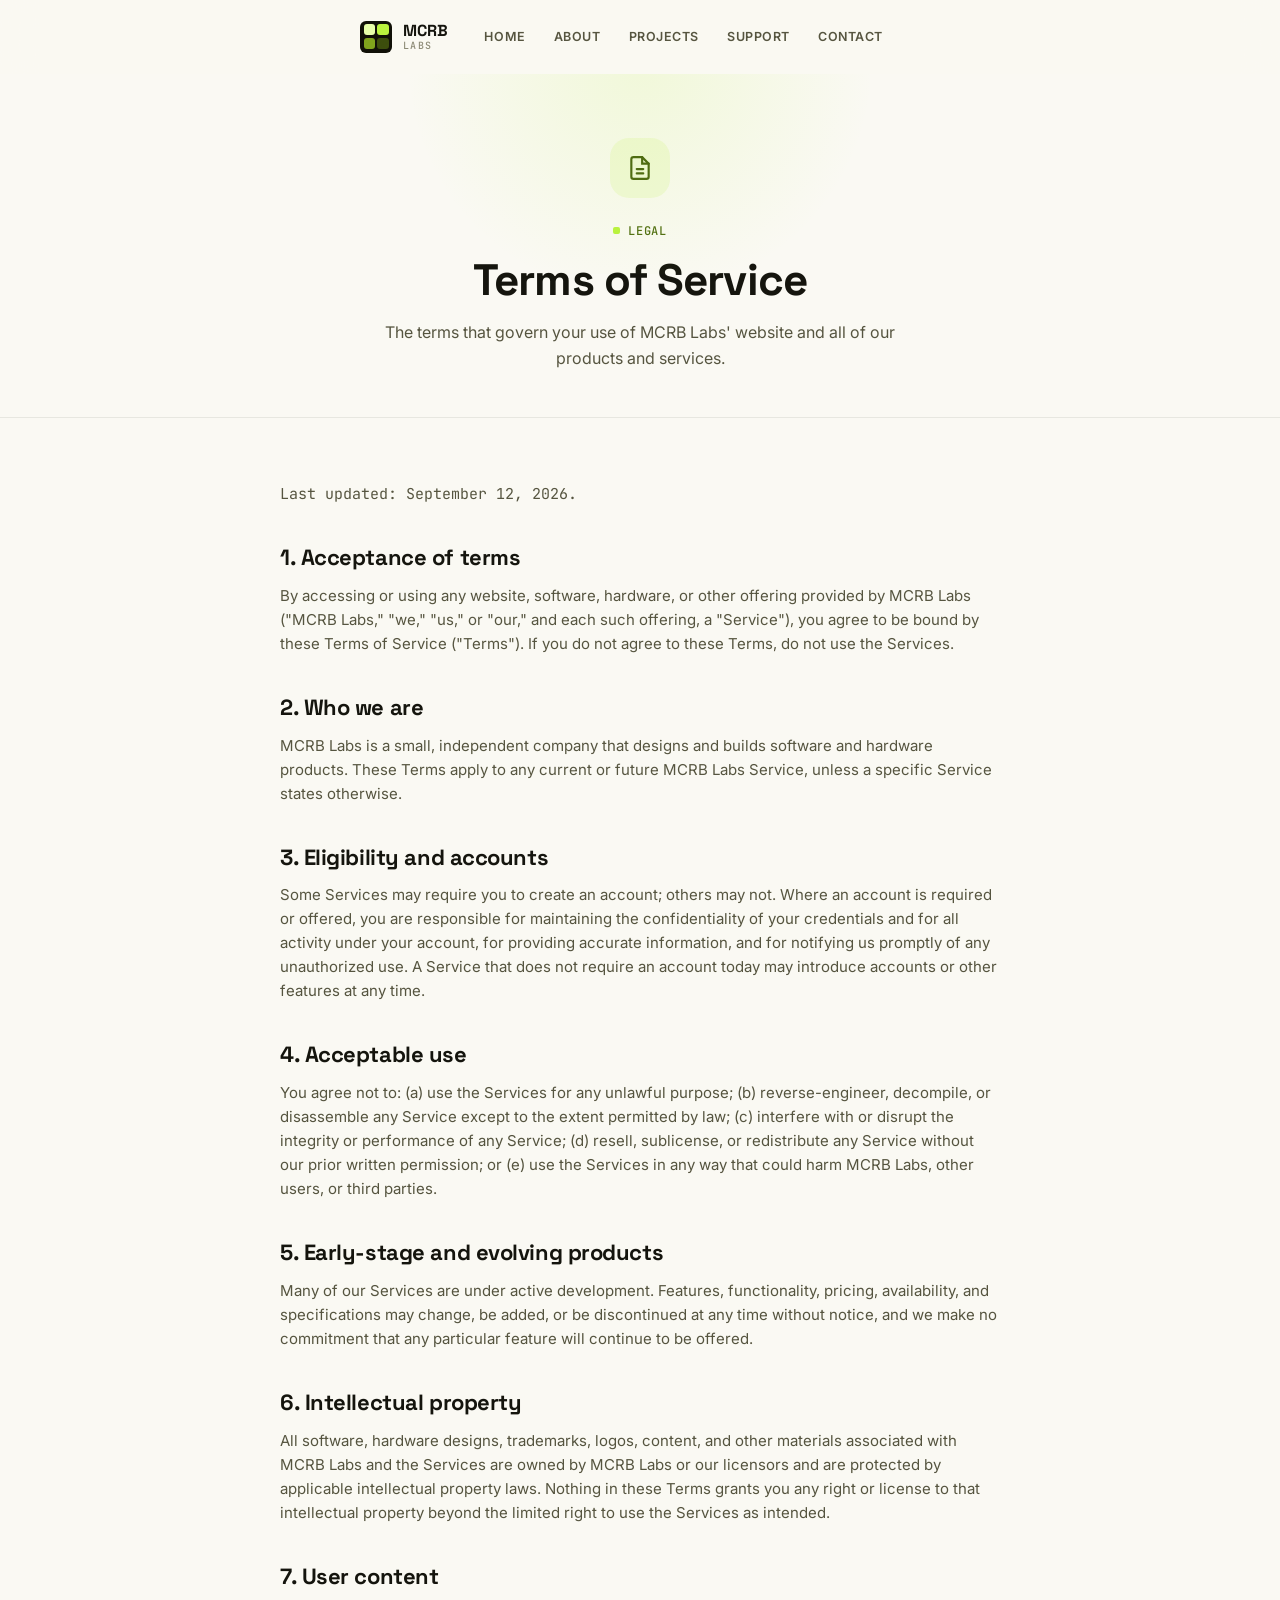
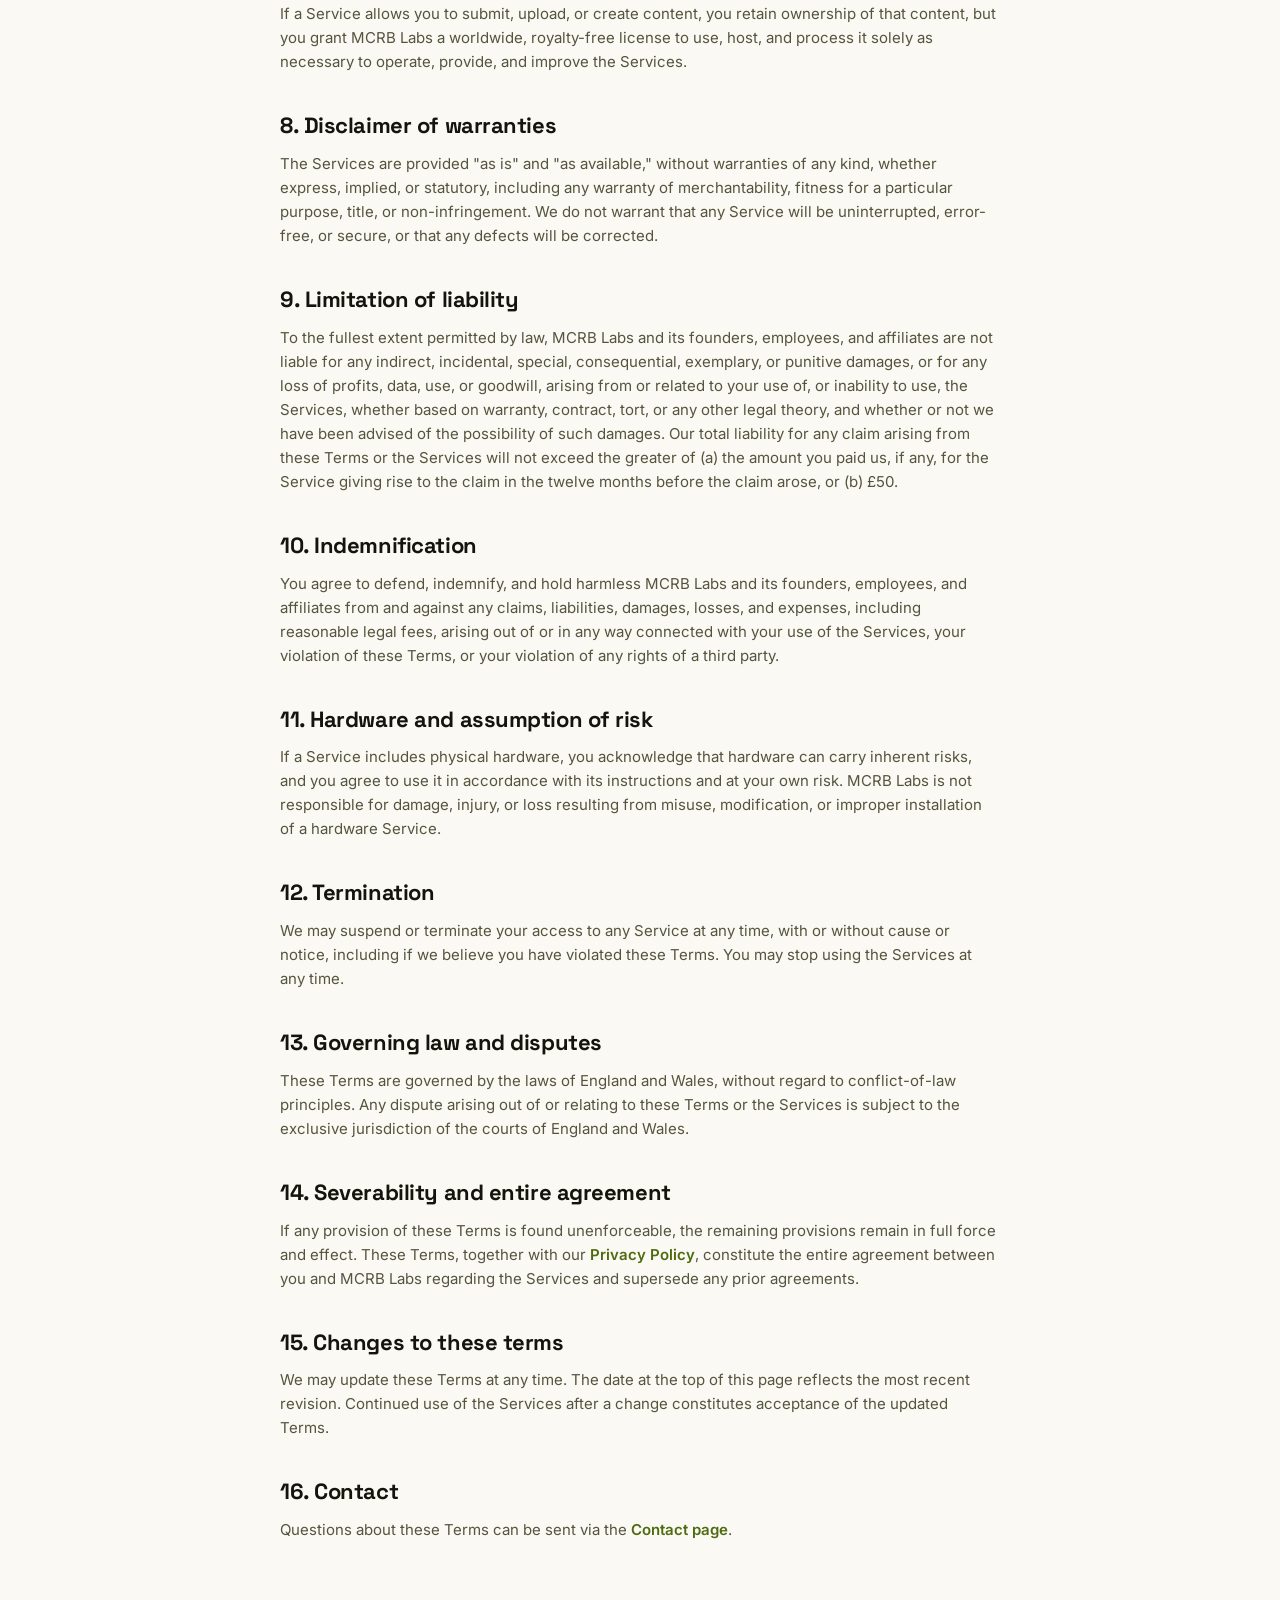
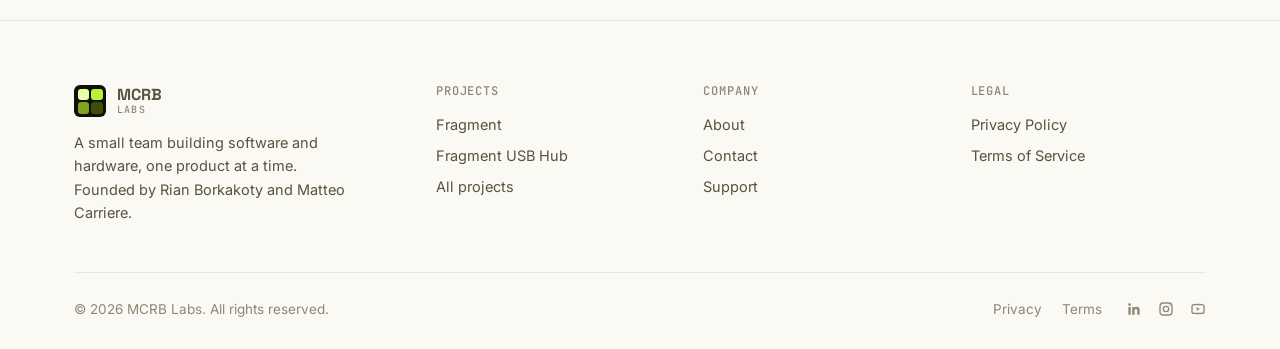
<file: terms.html>
<!DOCTYPE html>
<html lang="en">
<head>
<meta charset="UTF-8">
<meta name="viewport" content="width=device-width, initial-scale=1.0">
<title>Terms of Service | MCRB Labs</title>
<meta name="description" content="The Terms of Service governing use of MCRB Labs' website and all current and future products and services.">
<link rel="icon" href="data:image/svg+xml,<svg xmlns=%22http://www.w3.org/2000/svg%22 viewBox=%220 0 100 100%22><rect width=%22100%22 height=%22100%22 rx=%2222%22 fill=%22%23101007%22/><rect x=%229%22 y=%229%22 width=%2237%22 height=%2237%22 rx=%228%22 fill=%22%23E7FFA8%22/><rect x=%2254%22 y=%229%22 width=%2237%22 height=%2237%22 rx=%228%22 fill=%22%23B9F23D%22/><rect x=%229%22 y=%2254%22 width=%2237%22 height=%2237%22 rx=%228%22 fill=%22%237FA31C%22/><rect x=%2254%22 y=%2254%22 width=%2237%22 height=%2237%22 rx=%228%22 fill=%22%233C4D0C%22/></svg>">
<link rel="stylesheet" href="css/style.css">
</head>
<body>

<nav class="site-nav">
  <div class="container">
    <a href="index.html" class="brand"><span class="brand-mark" aria-hidden="true"><i></i><i></i><i></i><i></i></span><span class="brand-word"><span class="w1">MCRB</span><span class="w2">Labs</span></span></a>
    <ul class="nav-links">
      <li><a href="index.html">Home</a></li>
      <li><a href="about.html">About</a></li>
      <li><a href="projects.html">Projects</a></li>
      <li><a href="support.html">Support</a></li>
      <li><a href="contact.html">Contact</a></li>
    </ul>
    <div class="nav-right">
      <button class="nav-toggle" aria-label="Open menu" aria-expanded="false">
        <svg viewBox="0 0 24 24" fill="none" stroke="currentColor" stroke-width="2" stroke-linecap="round"><line class="l1" x1="3" y1="6" x2="21" y2="6"/><line class="l2" x1="3" y1="12" x2="21" y2="12"/><line class="l3" x1="3" y1="18" x2="21" y2="18"/></svg>
      </button>
    </div>
  </div>
</nav>

<div class="mobile-menu">
  <a href="index.html">Home</a>
  <a href="about.html">About</a>
  <a href="projects.html">Projects</a>
  <a href="support.html">Support</a>
  <a href="contact.html">Contact</a>
</div>

<header class="page-hero">
  <div class="container">
    <div class="page-icon" aria-hidden="true"><svg viewBox="0 0 24 24" fill="none" stroke="currentColor" stroke-width="2" stroke-linecap="round"><path d="M14 2H6a2 2 0 00-2 2v16a2 2 0 002 2h12a2 2 0 002-2V8z"/><path d="M14 2v6h6"/><path d="M9 13h6M9 17h6"/></svg></div>
    <div class="eyebrow">Legal</div>
    <h1>Terms of Service</h1>
    <p>The terms that govern your use of MCRB Labs' website and all of our products and services.</p>
  </div>
</header>

<section class="section-tight">
  <div class="container">
    <div class="legal-content">
      <p class="legal-updated">Last updated: September 12, 2026.</p>

      <h2>1. Acceptance of terms</h2>
      <p>By accessing or using any website, software, hardware, or other offering provided by MCRB Labs ("MCRB Labs," "we," "us," or "our," and each such offering, a "Service"), you agree to be bound by these Terms of Service ("Terms"). If you do not agree to these Terms, do not use the Services.</p>

      <h2>2. Who we are</h2>
      <p>MCRB Labs is a small, independent company that designs and builds software and hardware products. These Terms apply to any current or future MCRB Labs Service, unless a specific Service states otherwise.</p>

      <h2>3. Eligibility and accounts</h2>
      <p>Some Services may require you to create an account; others may not. Where an account is required or offered, you are responsible for maintaining the confidentiality of your credentials and for all activity under your account, for providing accurate information, and for notifying us promptly of any unauthorized use. A Service that does not require an account today may introduce accounts or other features at any time.</p>

      <h2>4. Acceptable use</h2>
      <p>You agree not to: (a) use the Services for any unlawful purpose; (b) reverse-engineer, decompile, or disassemble any Service except to the extent permitted by law; (c) interfere with or disrupt the integrity or performance of any Service; (d) resell, sublicense, or redistribute any Service without our prior written permission; or (e) use the Services in any way that could harm MCRB Labs, other users, or third parties.</p>

      <h2>5. Early-stage and evolving products</h2>
      <p>Many of our Services are under active development. Features, functionality, pricing, availability, and specifications may change, be added, or be discontinued at any time without notice, and we make no commitment that any particular feature will continue to be offered.</p>

      <h2>6. Intellectual property</h2>
      <p>All software, hardware designs, trademarks, logos, content, and other materials associated with MCRB Labs and the Services are owned by MCRB Labs or our licensors and are protected by applicable intellectual property laws. Nothing in these Terms grants you any right or license to that intellectual property beyond the limited right to use the Services as intended.</p>

      <h2>7. User content</h2>
      <p>If a Service allows you to submit, upload, or create content, you retain ownership of that content, but you grant MCRB Labs a worldwide, royalty-free license to use, host, and process it solely as necessary to operate, provide, and improve the Services.</p>

      <h2>8. Disclaimer of warranties</h2>
      <p>The Services are provided "as is" and "as available," without warranties of any kind, whether express, implied, or statutory, including any warranty of merchantability, fitness for a particular purpose, title, or non-infringement. We do not warrant that any Service will be uninterrupted, error-free, or secure, or that any defects will be corrected.</p>

      <h2>9. Limitation of liability</h2>
      <p>To the fullest extent permitted by law, MCRB Labs and its founders, employees, and affiliates are not liable for any indirect, incidental, special, consequential, exemplary, or punitive damages, or for any loss of profits, data, use, or goodwill, arising from or related to your use of, or inability to use, the Services, whether based on warranty, contract, tort, or any other legal theory, and whether or not we have been advised of the possibility of such damages. Our total liability for any claim arising from these Terms or the Services will not exceed the greater of (a) the amount you paid us, if any, for the Service giving rise to the claim in the twelve months before the claim arose, or (b) £50.</p>

      <h2>10. Indemnification</h2>
      <p>You agree to defend, indemnify, and hold harmless MCRB Labs and its founders, employees, and affiliates from and against any claims, liabilities, damages, losses, and expenses, including reasonable legal fees, arising out of or in any way connected with your use of the Services, your violation of these Terms, or your violation of any rights of a third party.</p>

      <h2>11. Hardware and assumption of risk</h2>
      <p>If a Service includes physical hardware, you acknowledge that hardware can carry inherent risks, and you agree to use it in accordance with its instructions and at your own risk. MCRB Labs is not responsible for damage, injury, or loss resulting from misuse, modification, or improper installation of a hardware Service.</p>

      <h2>12. Termination</h2>
      <p>We may suspend or terminate your access to any Service at any time, with or without cause or notice, including if we believe you have violated these Terms. You may stop using the Services at any time.</p>

      <h2>13. Governing law and disputes</h2>
      <p>These Terms are governed by the laws of England and Wales, without regard to conflict-of-law principles. Any dispute arising out of or relating to these Terms or the Services is subject to the exclusive jurisdiction of the courts of England and Wales.</p>

      <h2>14. Severability and entire agreement</h2>
      <p>If any provision of these Terms is found unenforceable, the remaining provisions remain in full force and effect. These Terms, together with our <a href="privacy.html" style="color:var(--accent-fg); font-weight:600;">Privacy Policy</a>, constitute the entire agreement between you and MCRB Labs regarding the Services and supersede any prior agreements.</p>

      <h2>15. Changes to these terms</h2>
      <p>We may update these Terms at any time. The date at the top of this page reflects the most recent revision. Continued use of the Services after a change constitutes acceptance of the updated Terms.</p>

      <h2>16. Contact</h2>
      <p>Questions about these Terms can be sent via the <a href="contact.html" style="color:var(--accent-fg); font-weight:600;">Contact page</a>.</p>
    </div>
  </div>
</section>

<footer class="site-footer">
  <div class="container">
    <div class="footer-grid">
      <div class="footer-col footer-brand">
        <a href="index.html" class="brand"><span class="brand-mark" aria-hidden="true"><i></i><i></i><i></i><i></i></span><span class="brand-word"><span class="w1">MCRB</span><span class="w2">Labs</span></span></a>
        <p>A small team building software and hardware, one product at a time. Founded by Rian Borkakoty and Matteo Carriere.</p>
      </div>
      <div class="footer-col">
        <h4>Projects</h4>
        <ul>
          <li><a href="fragment/">Fragment</a></li>
          <li><a href="usb-hub/">Fragment USB Hub</a></li>
          <li><a href="projects.html">All projects</a></li>
        </ul>
      </div>
      <div class="footer-col">
        <h4>Company</h4>
        <ul>
          <li><a href="about.html">About</a></li>
          <li><a href="contact.html">Contact</a></li>
          <li><a href="support.html">Support</a></li>
        </ul>
      </div>
      <div class="footer-col">
        <h4>Legal</h4>
        <ul>
          <li><a href="privacy.html">Privacy Policy</a></li>
          <li><a href="terms.html">Terms of Service</a></li>
        </ul>
      </div>
    </div>
    <div class="footer-bottom">
      <span>© 2026 MCRB Labs. All rights reserved.</span>
      <div class="footer-bottom-right">
        <div class="legal-links">
          <a href="privacy.html">Privacy</a>
          <a href="terms.html">Terms</a>
        </div>
        <div class="footer-social">
          <a href="https://www.linkedin.com/company/mcrblabs" target="_blank" rel="noopener" aria-label="LinkedIn"><svg viewBox="0 0 24 24" fill="currentColor"><path d="M20.45 20.45h-3.55v-5.57c0-1.33-.02-3.04-1.85-3.04-1.85 0-2.14 1.45-2.14 2.94v5.67H9.36V9h3.41v1.56h.05c.47-.9 1.63-1.85 3.36-1.85 3.6 0 4.27 2.37 4.27 5.45v6.29zM5.34 7.43a2.06 2.06 0 110-4.12 2.06 2.06 0 010 4.12zM7.12 20.45H3.56V9h3.56v11.45z"/></svg></a>
          <a href="https://www.instagram.com/mcrblabs/" target="_blank" rel="noopener" aria-label="Instagram"><svg viewBox="0 0 24 24" fill="none" stroke="currentColor" stroke-width="2" stroke-linecap="round" stroke-linejoin="round"><rect x="3" y="3" width="18" height="18" rx="5"/><circle cx="12" cy="12" r="4"/><circle cx="17.5" cy="6.5" r="1" fill="currentColor" stroke="none"/></svg></a>
          <a href="https://www.youtube.com/@MCRBLabs" target="_blank" rel="noopener" aria-label="YouTube"><svg viewBox="0 0 24 24" fill="none" stroke="currentColor" stroke-width="2" stroke-linecap="round" stroke-linejoin="round"><path d="M21 8.4c0-1.66-1.32-3-2.95-3.05C16.14 5.25 14 5.2 12 5.2s-4.14.05-6.05.15C4.32 5.4 3 6.74 3 8.4v7.2c0 1.66 1.32 3 2.95 3.05 1.91.1 4.05.15 6.05.15s4.14-.05 6.05-.15c1.63-.05 2.95-1.39 2.95-3.05V8.4z"/><path d="M10 9.5l5 2.5-5 2.5v-5z" fill="currentColor" stroke="none"/></svg></a>
        </div>
      </div>
    </div>
  </div>
</footer>

<script src="js/main.js"></script>
</body>
</html>
</file>
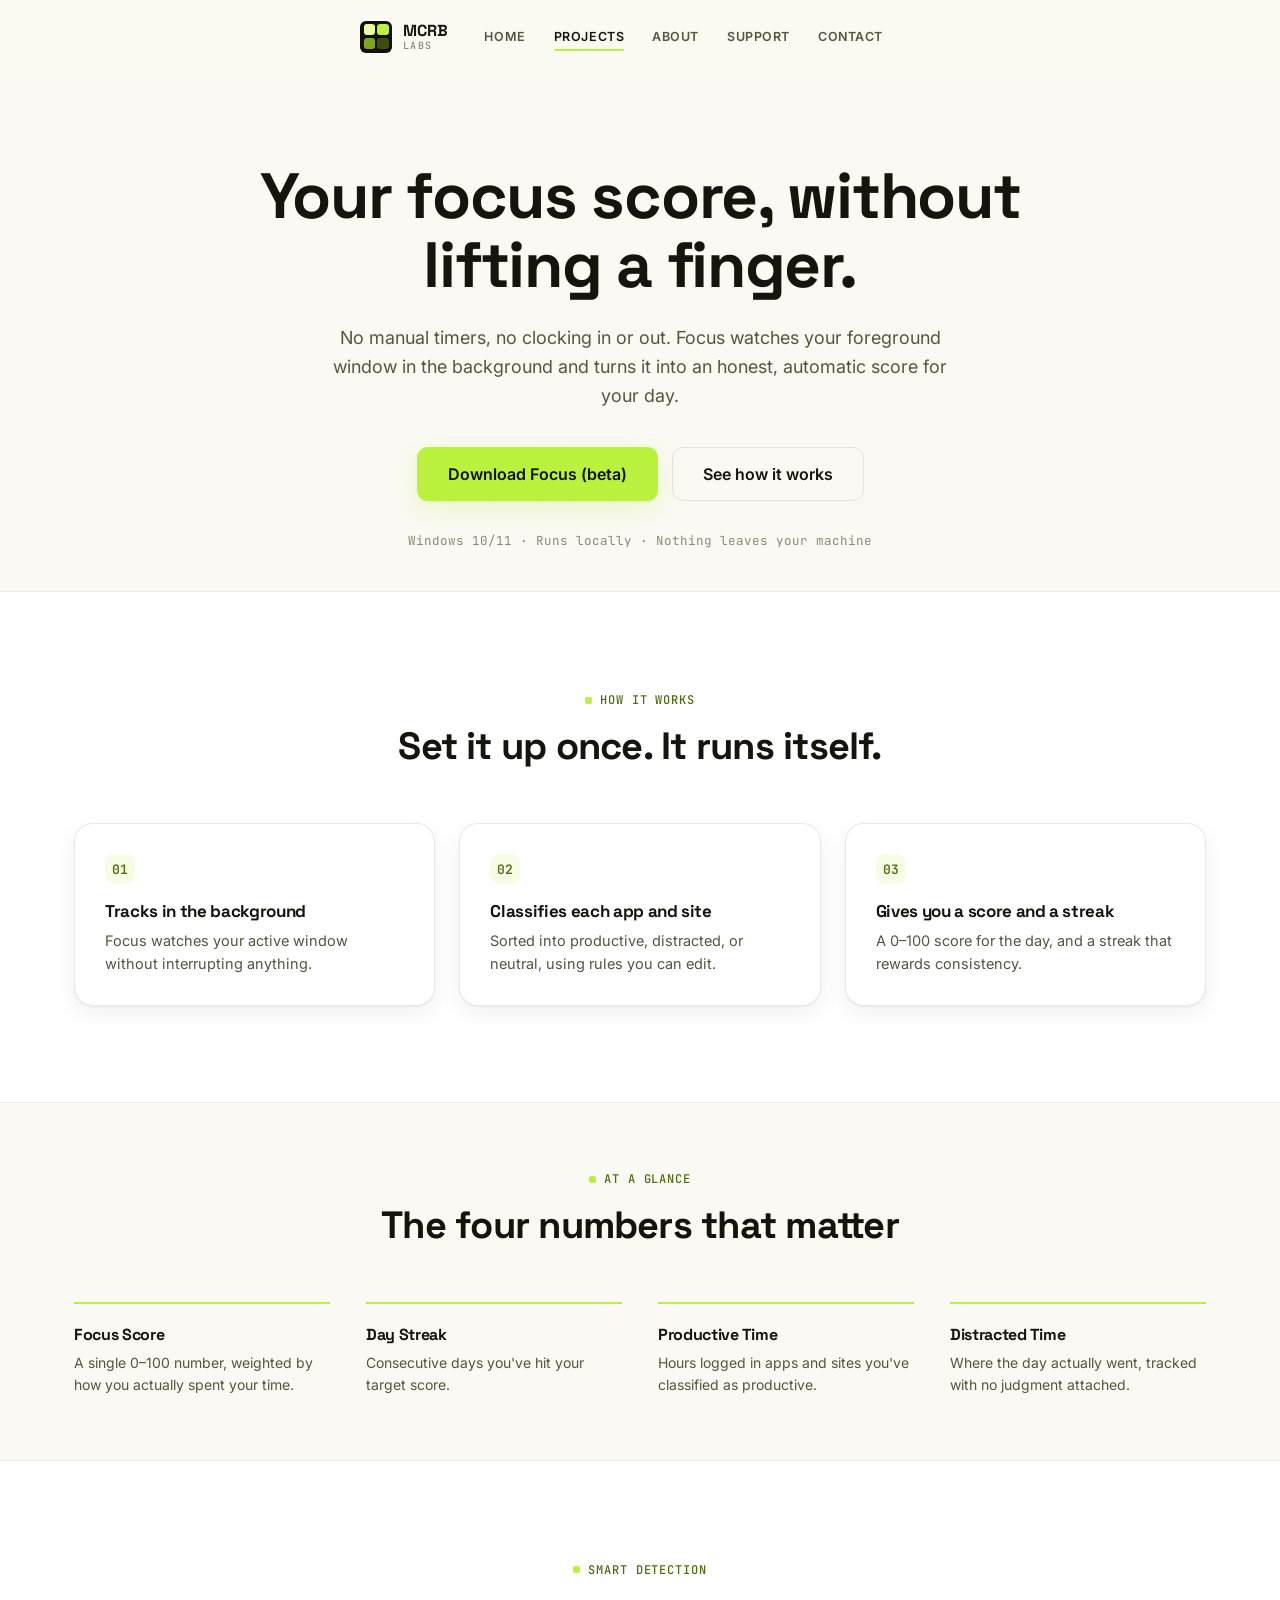
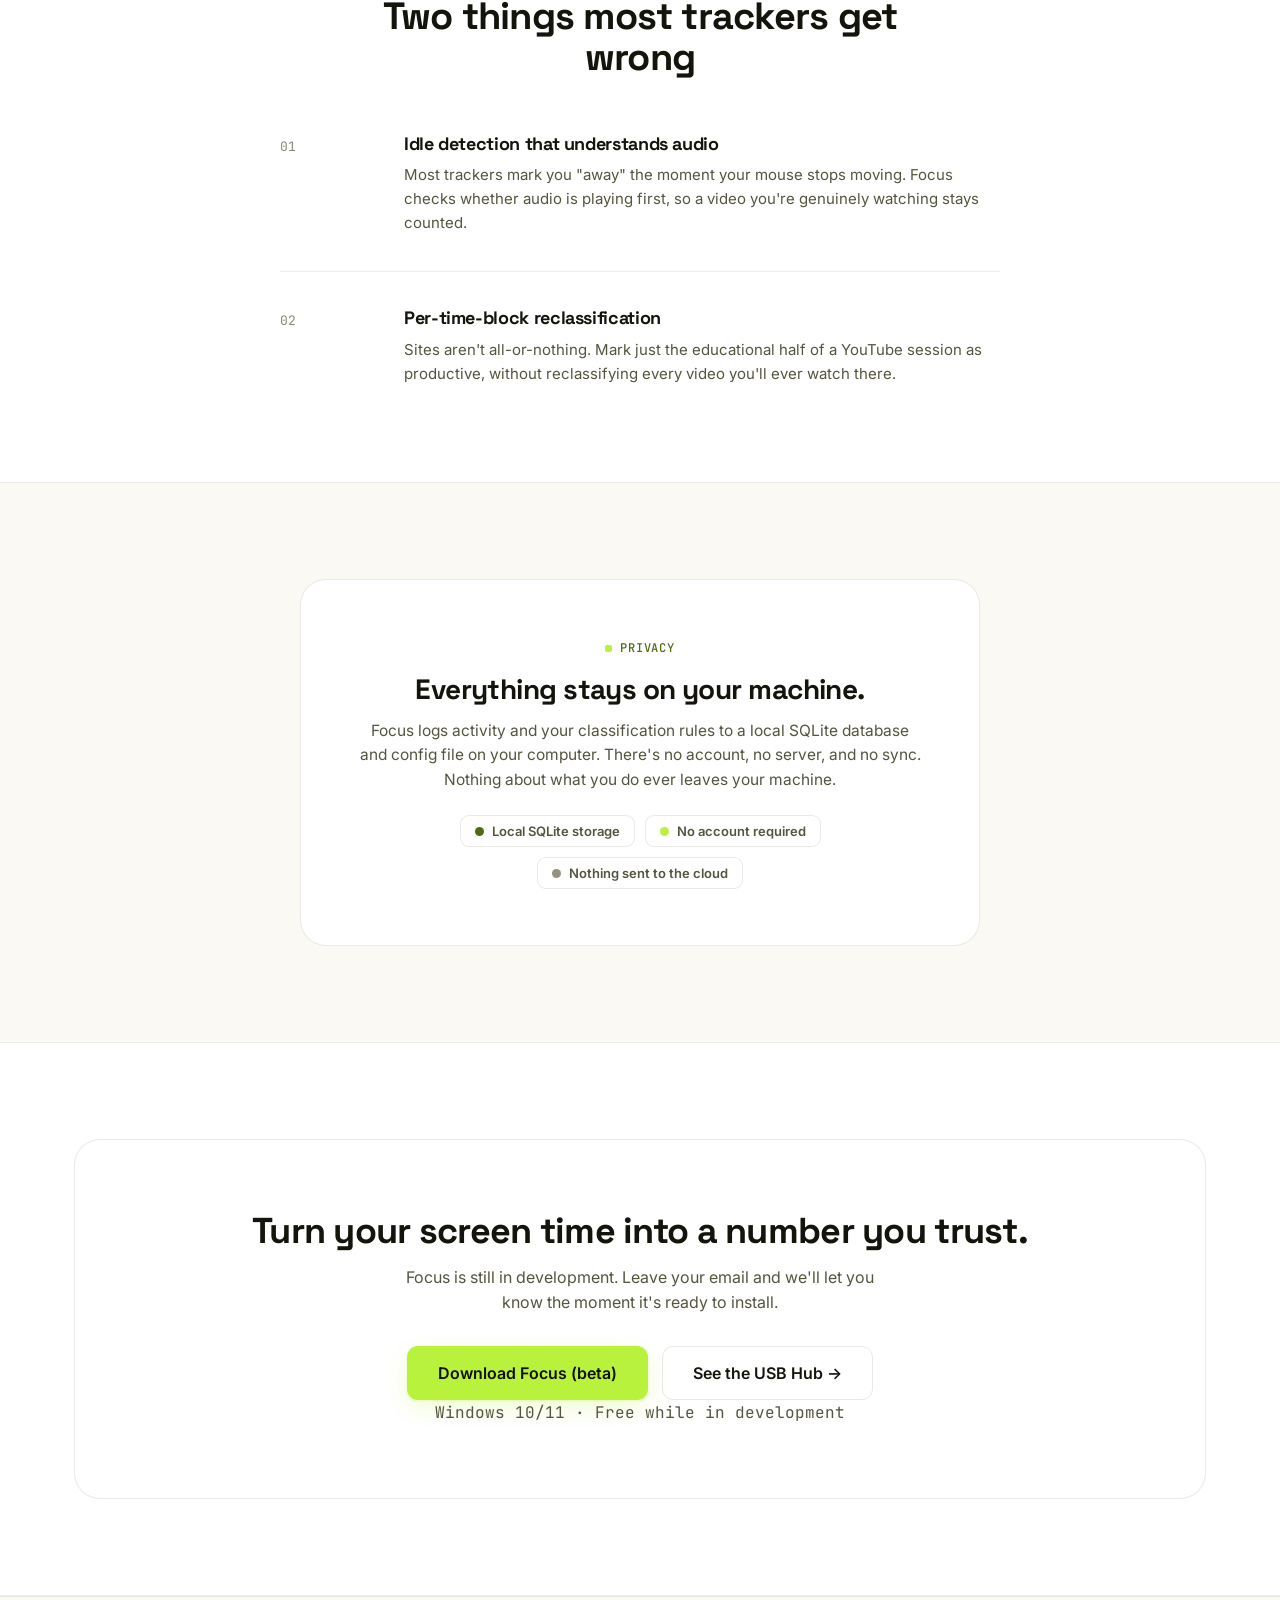
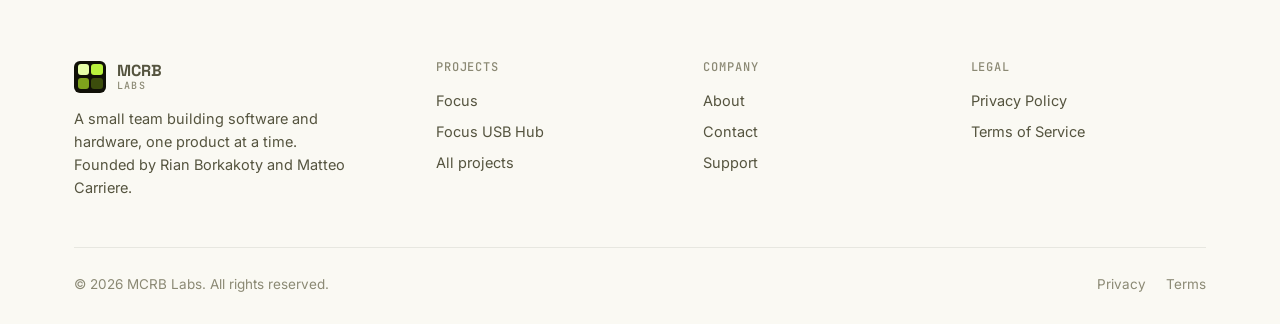
<file: projects/focus.html>
<!DOCTYPE html>
<html lang="en">
<head>
<meta charset="UTF-8">
<meta name="viewport" content="width=device-width, initial-scale=1.0">
<title>Focus: An Honest, Automatic Focus Score for Windows | MCRB Labs</title>
<meta name="description" content="Focus tracks which apps and websites you use, classifies your time as productive, distracted, or neutral, and scores your day 0–100. No manual timers. Everything stays on your machine.">
<link rel="icon" href="data:image/svg+xml,<svg xmlns=%22http://www.w3.org/2000/svg%22 viewBox=%220 0 100 100%22><rect width=%22100%22 height=%22100%22 rx=%2222%22 fill=%22%23101007%22/><rect x=%229%22 y=%229%22 width=%2237%22 height=%2237%22 rx=%228%22 fill=%22%23E7FFA8%22/><rect x=%2254%22 y=%229%22 width=%2237%22 height=%2237%22 rx=%228%22 fill=%22%23B9F23D%22/><rect x=%229%22 y=%2254%22 width=%2237%22 height=%2237%22 rx=%228%22 fill=%22%237FA31C%22/><rect x=%2254%22 y=%2254%22 width=%2237%22 height=%2237%22 rx=%228%22 fill=%22%233C4D0C%22/></svg>">
<link rel="stylesheet" href="../css/style.css">
</head>
<body>

<nav class="site-nav">
  <div class="container">
    <a href="../index.html" class="brand"><span class="brand-mark" aria-hidden="true"><i></i><i></i><i></i><i></i></span><span class="brand-word"><span class="w1">MCRB</span><span class="w2">Labs</span></span></a>
    <ul class="nav-links">
      <li><a href="../index.html">Home</a></li>
      <li><a href="../projects.html" class="active">Projects</a></li>
      <li><a href="../about.html">About</a></li>
      <li><a href="../support.html">Support</a></li>
      <li><a href="../contact.html">Contact</a></li>
    </ul>
    <div class="nav-right">
      <button class="nav-toggle" aria-label="Open menu" aria-expanded="false">
        <svg viewBox="0 0 24 24" fill="none" stroke="currentColor" stroke-width="2" stroke-linecap="round"><line class="l1" x1="3" y1="6" x2="21" y2="6"/><line class="l2" x1="3" y1="12" x2="21" y2="12"/><line class="l3" x1="3" y1="18" x2="21" y2="18"/></svg>
      </button>
    </div>
  </div>
</nav>

<div class="mobile-menu">
  <a href="../index.html">Home</a>
  <a href="../projects.html">Projects</a>
  <a href="../about.html">About</a>
  <a href="../support.html">Support</a>
  <a href="../contact.html">Contact</a>
</div>

<!-- ============================= HERO ============================= -->
<header class="hero">
  <div class="container">
    <h1>Your focus score, without lifting a finger.</h1>
    <p class="lede">No manual timers, no clocking in or out. Focus watches your foreground window in the background and turns it into an honest, automatic score for your day.</p>
    <div class="hero-ctas">
      <a href="../download.html" class="btn btn-primary btn-lg">Download Focus (beta)</a>
      <a href="#how-it-works" class="btn btn-secondary btn-lg">See how it works</a>
    </div>
    <p class="hero-note">Windows 10/11 · Runs locally · Nothing leaves your machine</p>
  </div>
</header>

<!-- ============================= HOW IT WORKS ============================= -->
<section id="how-it-works" class="section-alt">
  <div class="container">
    <div class="section-head center">
      <div class="eyebrow">How it works</div>
      <h2>Set it up once. It runs itself.</h2>
    </div>
    <div class="grid-3 steps-row">
      <div class="card step-card">
        <div class="step-number">01</div>
        <h3>Tracks in the background</h3>
        <p>Focus watches your active window without interrupting anything.</p>
      </div>
      <div class="card step-card">
        <div class="step-number">02</div>
        <h3>Classifies each app and site</h3>
        <p>Sorted into productive, distracted, or neutral, using rules you can edit.</p>
      </div>
      <div class="card step-card">
        <div class="step-number">03</div>
        <h3>Gives you a score and a streak</h3>
        <p>A 0–100 score for the day, and a streak that rewards consistency.</p>
      </div>
    </div>
  </div>
</section>

<!-- ============================= FEATURE GRID ============================= -->
<section class="section-tight">
  <div class="container">
    <div class="section-head center">
      <div class="eyebrow">At a glance</div>
      <h2>The four numbers that matter</h2>
    </div>
    <div class="plain-grid">
      <div class="plain-item">
        <h3>Focus Score</h3>
        <p>A single 0–100 number, weighted by how you actually spent your time.</p>
      </div>
      <div class="plain-item">
        <h3>Day Streak</h3>
        <p>Consecutive days you've hit your target score.</p>
      </div>
      <div class="plain-item">
        <h3>Productive Time</h3>
        <p>Hours logged in apps and sites you've classified as productive.</p>
      </div>
      <div class="plain-item">
        <h3>Distracted Time</h3>
        <p>Where the day actually went, tracked with no judgment attached.</p>
      </div>
    </div>
  </div>
</section>

<!-- ============================= SMART DETECTION ============================= -->
<section class="section-alt">
  <div class="container">
    <div class="section-head center">
      <div class="eyebrow">Smart detection</div>
      <h2>Two things most trackers get wrong</h2>
    </div>
    <div class="prose-stack">
      <div class="prose-block">
        <div class="prose-index">01</div>
        <div>
          <h3>Idle detection that understands audio</h3>
          <p>Most trackers mark you "away" the moment your mouse stops moving. Focus checks whether audio is playing first, so a video you're genuinely watching stays counted.</p>
        </div>
      </div>
      <div class="prose-block">
        <div class="prose-index">02</div>
        <div>
          <h3>Per-time-block reclassification</h3>
          <p>Sites aren't all-or-nothing. Mark just the educational half of a YouTube session as productive, without reclassifying every video you'll ever watch there.</p>
        </div>
      </div>
    </div>
  </div>
</section>

<!-- ============================= PRIVACY ============================= -->
<section>
  <div class="container">
    <div class="privacy-strip" style="grid-template-columns: 1fr; max-width: 680px; margin: 0 auto; text-align: center;">
      <div>
        <div class="eyebrow" style="justify-content: center;">Privacy</div>
        <h2 style="font-size:28px; margin-bottom:14px;">Everything stays on your machine.</h2>
        <p style="color:var(--text-secondary); font-size:15.5px;">Focus logs activity and your classification rules to a local SQLite database and config file on your computer. There's no account, no server, and no sync. Nothing about what you do ever leaves your machine.</p>
        <div class="pill-row" style="justify-content: center;">
          <span class="status-pill"><span class="dot dot-productive"></span>Local SQLite storage</span>
          <span class="status-pill"><span class="dot dot-accent" style="background:var(--accent);"></span>No account required</span>
          <span class="status-pill"><span class="dot dot-neutral"></span>Nothing sent to the cloud</span>
        </div>
      </div>
    </div>
  </div>
</section>

<!-- ============================= FOOTER CTA ============================= -->
<section id="download" class="section-alt">
  <div class="container">
    <div class="cta-band">
      <h2>Turn your screen time into a number you trust.</h2>
      <p>Focus is still in development. Leave your email and we'll let you know the moment it's ready to install.</p>
      <div class="hero-ctas">
        <a href="../download.html" class="btn btn-primary btn-lg">Download Focus (beta)</a>
        <a href="../projects/usb-hub.html" class="btn btn-secondary btn-lg">See the USB Hub →</a>
      </div>
      <p class="hero-note">Windows 10/11 · Free while in development</p>
    </div>
  </div>
</section>

<footer class="site-footer">
  <div class="container">
    <div class="footer-grid">
      <div class="footer-col footer-brand">
        <a href="../index.html" class="brand"><span class="brand-mark" aria-hidden="true"><i></i><i></i><i></i><i></i></span><span class="brand-word"><span class="w1">MCRB</span><span class="w2">Labs</span></span></a>
        <p>A small team building software and hardware, one product at a time. Founded by Rian Borkakoty and Matteo Carriere.</p>
      </div>
      <div class="footer-col">
        <h4>Projects</h4>
        <ul>
          <li><a href="../projects/focus.html">Focus</a></li>
          <li><a href="../projects/usb-hub.html">Focus USB Hub</a></li>
          <li><a href="../projects.html">All projects</a></li>
        </ul>
      </div>
      <div class="footer-col">
        <h4>Company</h4>
        <ul>
          <li><a href="../about.html">About</a></li>
          <li><a href="../contact.html">Contact</a></li>
          <li><a href="../support.html">Support</a></li>
        </ul>
      </div>
      <div class="footer-col">
        <h4>Legal</h4>
        <ul>
          <li><a href="../privacy.html">Privacy Policy</a></li>
          <li><a href="../terms.html">Terms of Service</a></li>
        </ul>
      </div>
    </div>
    <div class="footer-bottom">
      <span>© 2026 MCRB Labs. All rights reserved.</span>
      <div class="legal-links">
        <a href="../privacy.html">Privacy</a>
        <a href="../terms.html">Terms</a>
      </div>
    </div>
  </div>
</footer>

<script src="../js/main.js"></script>
</body>
</html>
</file>
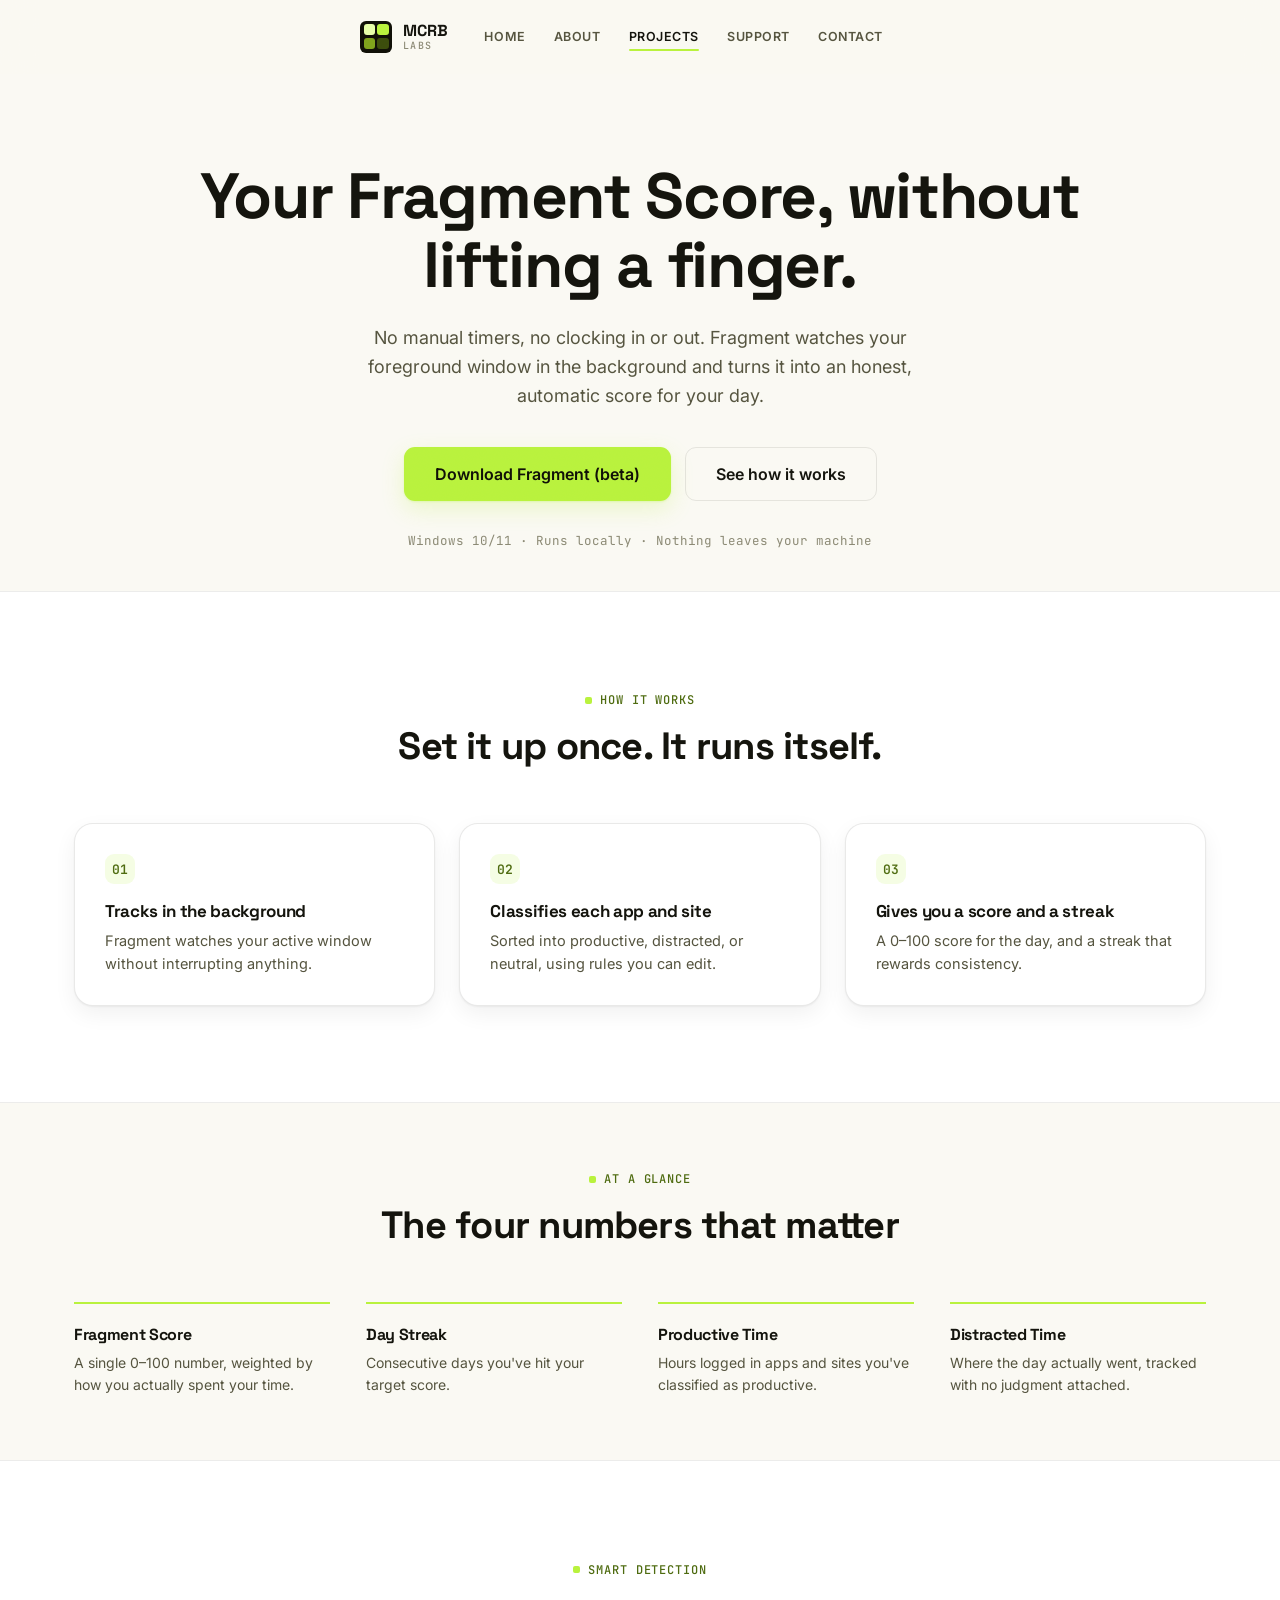
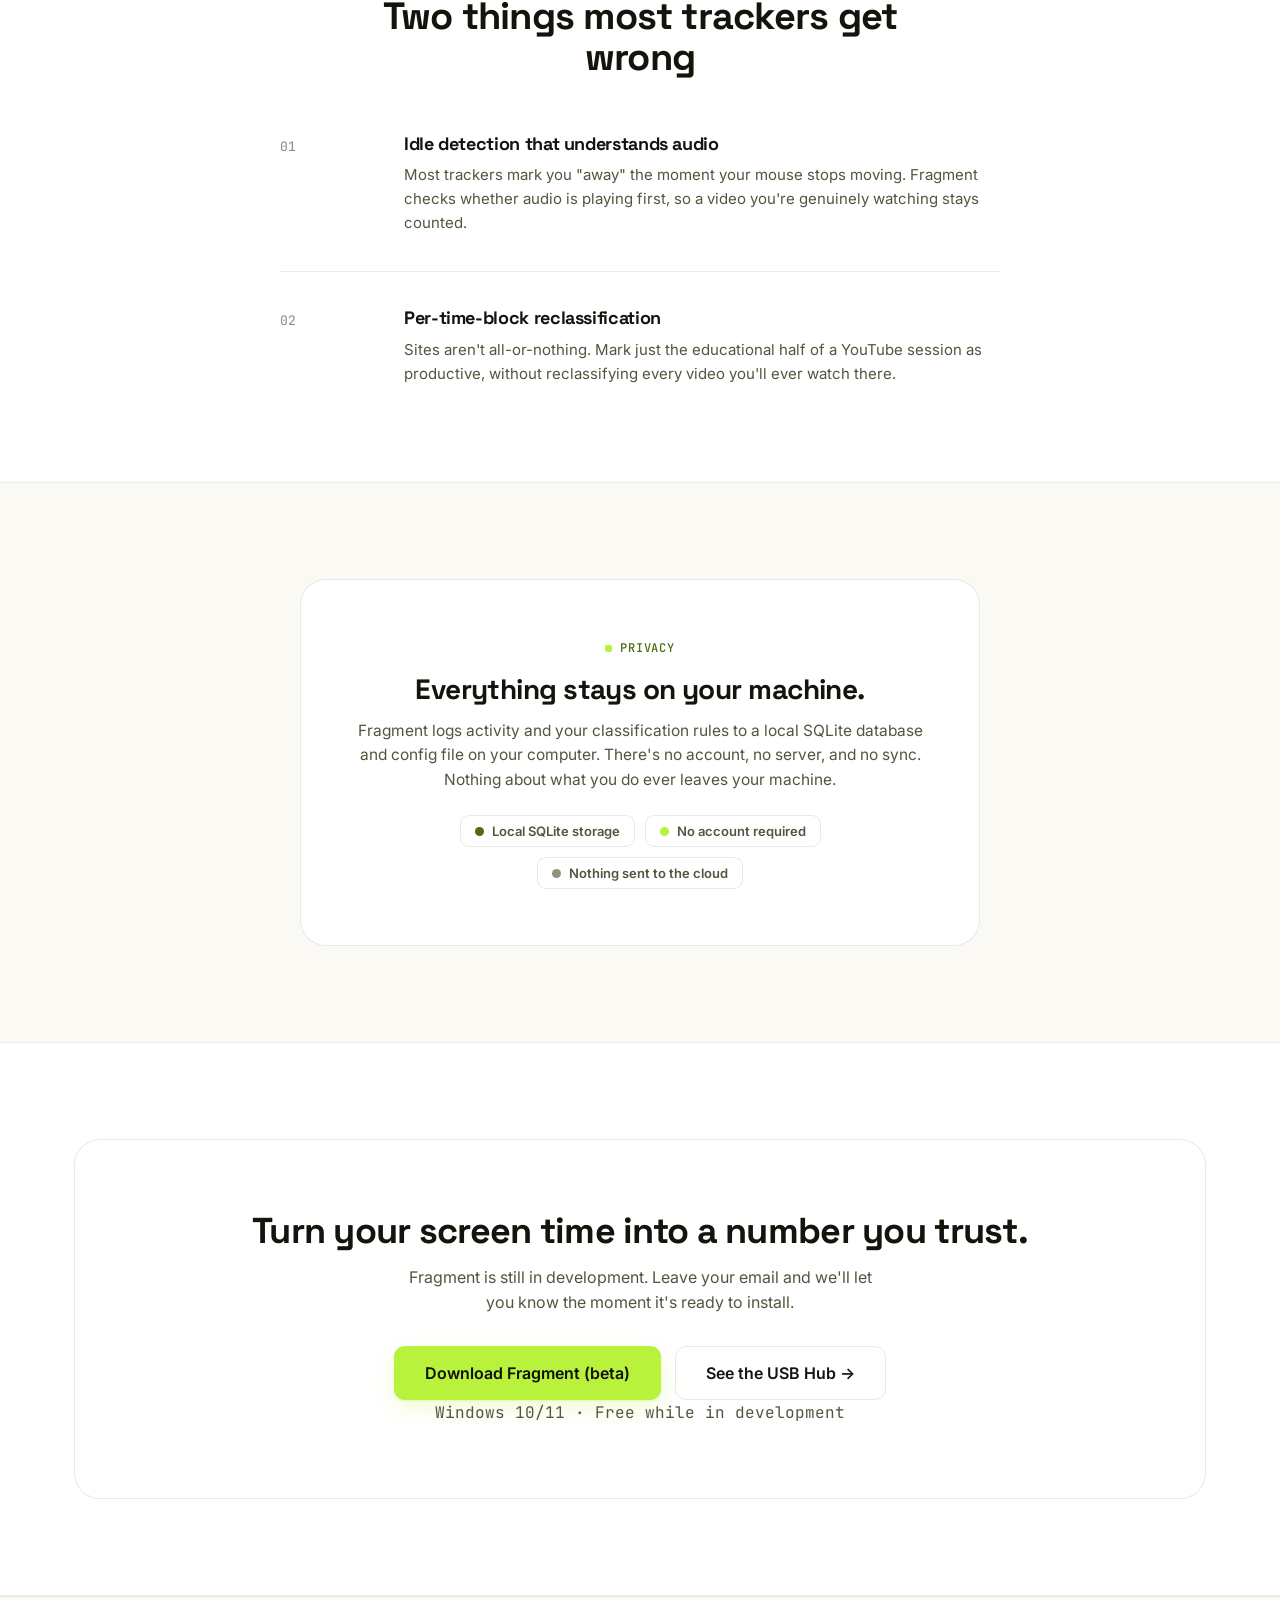
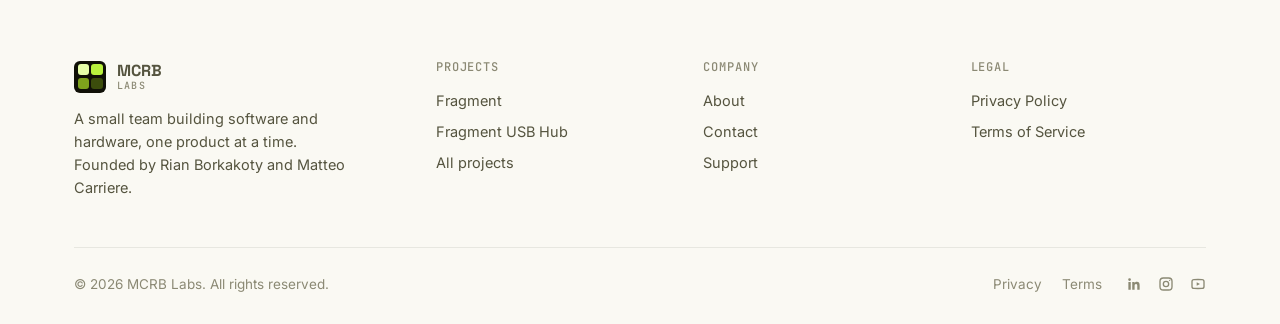
<file: projects/fragment.html>
<!DOCTYPE html>
<html lang="en">
<head>
<meta charset="UTF-8">
<meta name="viewport" content="width=device-width, initial-scale=1.0">
<title>Fragment: An Honest, Automatic Fragment Score for Windows | MCRB Labs</title>
<meta name="description" content="Fragment tracks which apps and websites you use, classifies your time as productive, distracted, or neutral, and scores your day 0–100. No manual timers. Everything stays on your machine.">
<link rel="icon" href="data:image/svg+xml,<svg xmlns=%22http://www.w3.org/2000/svg%22 viewBox=%220 0 100 100%22><rect width=%22100%22 height=%22100%22 rx=%2222%22 fill=%22%23101007%22/><rect x=%229%22 y=%229%22 width=%2237%22 height=%2237%22 rx=%228%22 fill=%22%23E7FFA8%22/><rect x=%2254%22 y=%229%22 width=%2237%22 height=%2237%22 rx=%228%22 fill=%22%23B9F23D%22/><rect x=%229%22 y=%2254%22 width=%2237%22 height=%2237%22 rx=%228%22 fill=%22%237FA31C%22/><rect x=%2254%22 y=%2254%22 width=%2237%22 height=%2237%22 rx=%228%22 fill=%22%233C4D0C%22/></svg>">
<link rel="stylesheet" href="../css/style.css">
</head>
<body>

<nav class="site-nav">
  <div class="container">
    <a href="../index.html" class="brand"><span class="brand-mark" aria-hidden="true"><i></i><i></i><i></i><i></i></span><span class="brand-word"><span class="w1">MCRB</span><span class="w2">Labs</span></span></a>
    <ul class="nav-links">
      <li><a href="../index.html">Home</a></li>
      <li><a href="../about.html">About</a></li>
      <li><a href="../projects.html" class="active">Projects</a></li>
      <li><a href="../support.html">Support</a></li>
      <li><a href="../contact.html">Contact</a></li>
    </ul>
    <div class="nav-right">
      <button class="nav-toggle" aria-label="Open menu" aria-expanded="false">
        <svg viewBox="0 0 24 24" fill="none" stroke="currentColor" stroke-width="2" stroke-linecap="round"><line class="l1" x1="3" y1="6" x2="21" y2="6"/><line class="l2" x1="3" y1="12" x2="21" y2="12"/><line class="l3" x1="3" y1="18" x2="21" y2="18"/></svg>
      </button>
    </div>
  </div>
</nav>

<div class="mobile-menu">
  <a href="../index.html">Home</a>
  <a href="../about.html">About</a>
  <a href="../projects.html">Projects</a>
  <a href="../support.html">Support</a>
  <a href="../contact.html">Contact</a>
</div>

<!-- ============================= HERO ============================= -->
<header class="hero">
  <div class="container">
    <h1>Your Fragment Score, without lifting a finger.</h1>
    <p class="lede">No manual timers, no clocking in or out. Fragment watches your foreground window in the background and turns it into an honest, automatic score for your day.</p>
    <div class="hero-ctas">
      <a href="../download.html" class="btn btn-primary btn-lg">Download Fragment (beta)</a>
      <a href="#how-it-works" class="btn btn-secondary btn-lg">See how it works</a>
    </div>
    <p class="hero-note">Windows 10/11 · Runs locally · Nothing leaves your machine</p>
  </div>
</header>

<!-- ============================= HOW IT WORKS ============================= -->
<section id="how-it-works" class="section-alt">
  <div class="container">
    <div class="section-head center">
      <div class="eyebrow">How it works</div>
      <h2>Set it up once. It runs itself.</h2>
    </div>
    <div class="grid-3 steps-row">
      <div class="card step-card">
        <div class="step-number">01</div>
        <h3>Tracks in the background</h3>
        <p>Fragment watches your active window without interrupting anything.</p>
      </div>
      <div class="card step-card">
        <div class="step-number">02</div>
        <h3>Classifies each app and site</h3>
        <p>Sorted into productive, distracted, or neutral, using rules you can edit.</p>
      </div>
      <div class="card step-card">
        <div class="step-number">03</div>
        <h3>Gives you a score and a streak</h3>
        <p>A 0–100 score for the day, and a streak that rewards consistency.</p>
      </div>
    </div>
  </div>
</section>

<!-- ============================= FEATURE GRID ============================= -->
<section class="section-tight">
  <div class="container">
    <div class="section-head center">
      <div class="eyebrow">At a glance</div>
      <h2>The four numbers that matter</h2>
    </div>
    <div class="plain-grid">
      <div class="plain-item">
        <h3>Fragment Score</h3>
        <p>A single 0–100 number, weighted by how you actually spent your time.</p>
      </div>
      <div class="plain-item">
        <h3>Day Streak</h3>
        <p>Consecutive days you've hit your target score.</p>
      </div>
      <div class="plain-item">
        <h3>Productive Time</h3>
        <p>Hours logged in apps and sites you've classified as productive.</p>
      </div>
      <div class="plain-item">
        <h3>Distracted Time</h3>
        <p>Where the day actually went, tracked with no judgment attached.</p>
      </div>
    </div>
  </div>
</section>

<!-- ============================= SMART DETECTION ============================= -->
<section class="section-alt">
  <div class="container">
    <div class="section-head center">
      <div class="eyebrow">Smart detection</div>
      <h2>Two things most trackers get wrong</h2>
    </div>
    <div class="prose-stack">
      <div class="prose-block">
        <div class="prose-index">01</div>
        <div>
          <h3>Idle detection that understands audio</h3>
          <p>Most trackers mark you "away" the moment your mouse stops moving. Fragment checks whether audio is playing first, so a video you're genuinely watching stays counted.</p>
        </div>
      </div>
      <div class="prose-block">
        <div class="prose-index">02</div>
        <div>
          <h3>Per-time-block reclassification</h3>
          <p>Sites aren't all-or-nothing. Mark just the educational half of a YouTube session as productive, without reclassifying every video you'll ever watch there.</p>
        </div>
      </div>
    </div>
  </div>
</section>

<!-- ============================= PRIVACY ============================= -->
<section>
  <div class="container">
    <div class="privacy-strip" style="grid-template-columns: 1fr; max-width: 680px; margin: 0 auto; text-align: center;">
      <div>
        <div class="eyebrow" style="justify-content: center;">Privacy</div>
        <h2 style="font-size:28px; margin-bottom:14px;">Everything stays on your machine.</h2>
        <p style="color:var(--text-secondary); font-size:15.5px;">Fragment logs activity and your classification rules to a local SQLite database and config file on your computer. There's no account, no server, and no sync. Nothing about what you do ever leaves your machine.</p>
        <div class="pill-row" style="justify-content: center;">
          <span class="status-pill"><span class="dot dot-productive"></span>Local SQLite storage</span>
          <span class="status-pill"><span class="dot dot-accent" style="background:var(--accent);"></span>No account required</span>
          <span class="status-pill"><span class="dot dot-neutral"></span>Nothing sent to the cloud</span>
        </div>
      </div>
    </div>
  </div>
</section>

<!-- ============================= FOOTER CTA ============================= -->
<section id="download" class="section-alt">
  <div class="container">
    <div class="cta-band">
      <h2>Turn your screen time into a number you trust.</h2>
      <p>Fragment is still in development. Leave your email and we'll let you know the moment it's ready to install.</p>
      <div class="hero-ctas">
        <a href="../download.html" class="btn btn-primary btn-lg">Download Fragment (beta)</a>
        <a href="../projects/usb-hub.html" class="btn btn-secondary btn-lg">See the USB Hub →</a>
      </div>
      <p class="hero-note">Windows 10/11 · Free while in development</p>
    </div>
  </div>
</section>

<footer class="site-footer">
  <div class="container">
    <div class="footer-grid">
      <div class="footer-col footer-brand">
        <a href="../index.html" class="brand"><span class="brand-mark" aria-hidden="true"><i></i><i></i><i></i><i></i></span><span class="brand-word"><span class="w1">MCRB</span><span class="w2">Labs</span></span></a>
        <p>A small team building software and hardware, one product at a time. Founded by Rian Borkakoty and Matteo Carriere.</p>
      </div>
      <div class="footer-col">
        <h4>Projects</h4>
        <ul>
          <li><a href="../projects/fragment.html">Fragment</a></li>
          <li><a href="../projects/usb-hub.html">Fragment USB Hub</a></li>
          <li><a href="../projects.html">All projects</a></li>
        </ul>
      </div>
      <div class="footer-col">
        <h4>Company</h4>
        <ul>
          <li><a href="../about.html">About</a></li>
          <li><a href="../contact.html">Contact</a></li>
          <li><a href="../support.html">Support</a></li>
        </ul>
      </div>
      <div class="footer-col">
        <h4>Legal</h4>
        <ul>
          <li><a href="../privacy.html">Privacy Policy</a></li>
          <li><a href="../terms.html">Terms of Service</a></li>
        </ul>
      </div>
    </div>
    <div class="footer-bottom">
      <span>© 2026 MCRB Labs. All rights reserved.</span>
      <div class="footer-bottom-right">
        <div class="legal-links">
          <a href="../privacy.html">Privacy</a>
          <a href="../terms.html">Terms</a>
        </div>
        <div class="footer-social">
          <a href="https://www.linkedin.com/company/mcrblabs" target="_blank" rel="noopener" aria-label="LinkedIn"><svg viewBox="0 0 24 24" fill="currentColor"><path d="M20.45 20.45h-3.55v-5.57c0-1.33-.02-3.04-1.85-3.04-1.85 0-2.14 1.45-2.14 2.94v5.67H9.36V9h3.41v1.56h.05c.47-.9 1.63-1.85 3.36-1.85 3.6 0 4.27 2.37 4.27 5.45v6.29zM5.34 7.43a2.06 2.06 0 110-4.12 2.06 2.06 0 010 4.12zM7.12 20.45H3.56V9h3.56v11.45z"/></svg></a>
          <a href="https://www.instagram.com/mcrblabs/" target="_blank" rel="noopener" aria-label="Instagram"><svg viewBox="0 0 24 24" fill="none" stroke="currentColor" stroke-width="2" stroke-linecap="round" stroke-linejoin="round"><rect x="3" y="3" width="18" height="18" rx="5"/><circle cx="12" cy="12" r="4"/><circle cx="17.5" cy="6.5" r="1" fill="currentColor" stroke="none"/></svg></a>
          <a href="https://www.youtube.com/@MCRBLabs" target="_blank" rel="noopener" aria-label="YouTube"><svg viewBox="0 0 24 24" fill="none" stroke="currentColor" stroke-width="2" stroke-linecap="round" stroke-linejoin="round"><path d="M21 8.4c0-1.66-1.32-3-2.95-3.05C16.14 5.25 14 5.2 12 5.2s-4.14.05-6.05.15C4.32 5.4 3 6.74 3 8.4v7.2c0 1.66 1.32 3 2.95 3.05 1.91.1 4.05.15 6.05.15s4.14-.05 6.05-.15c1.63-.05 2.95-1.39 2.95-3.05V8.4z"/><path d="M10 9.5l5 2.5-5 2.5v-5z" fill="currentColor" stroke="none"/></svg></a>
        </div>
      </div>
    </div>
  </div>
</footer>

<script src="../js/main.js"></script>
</body>
</html>
</file>
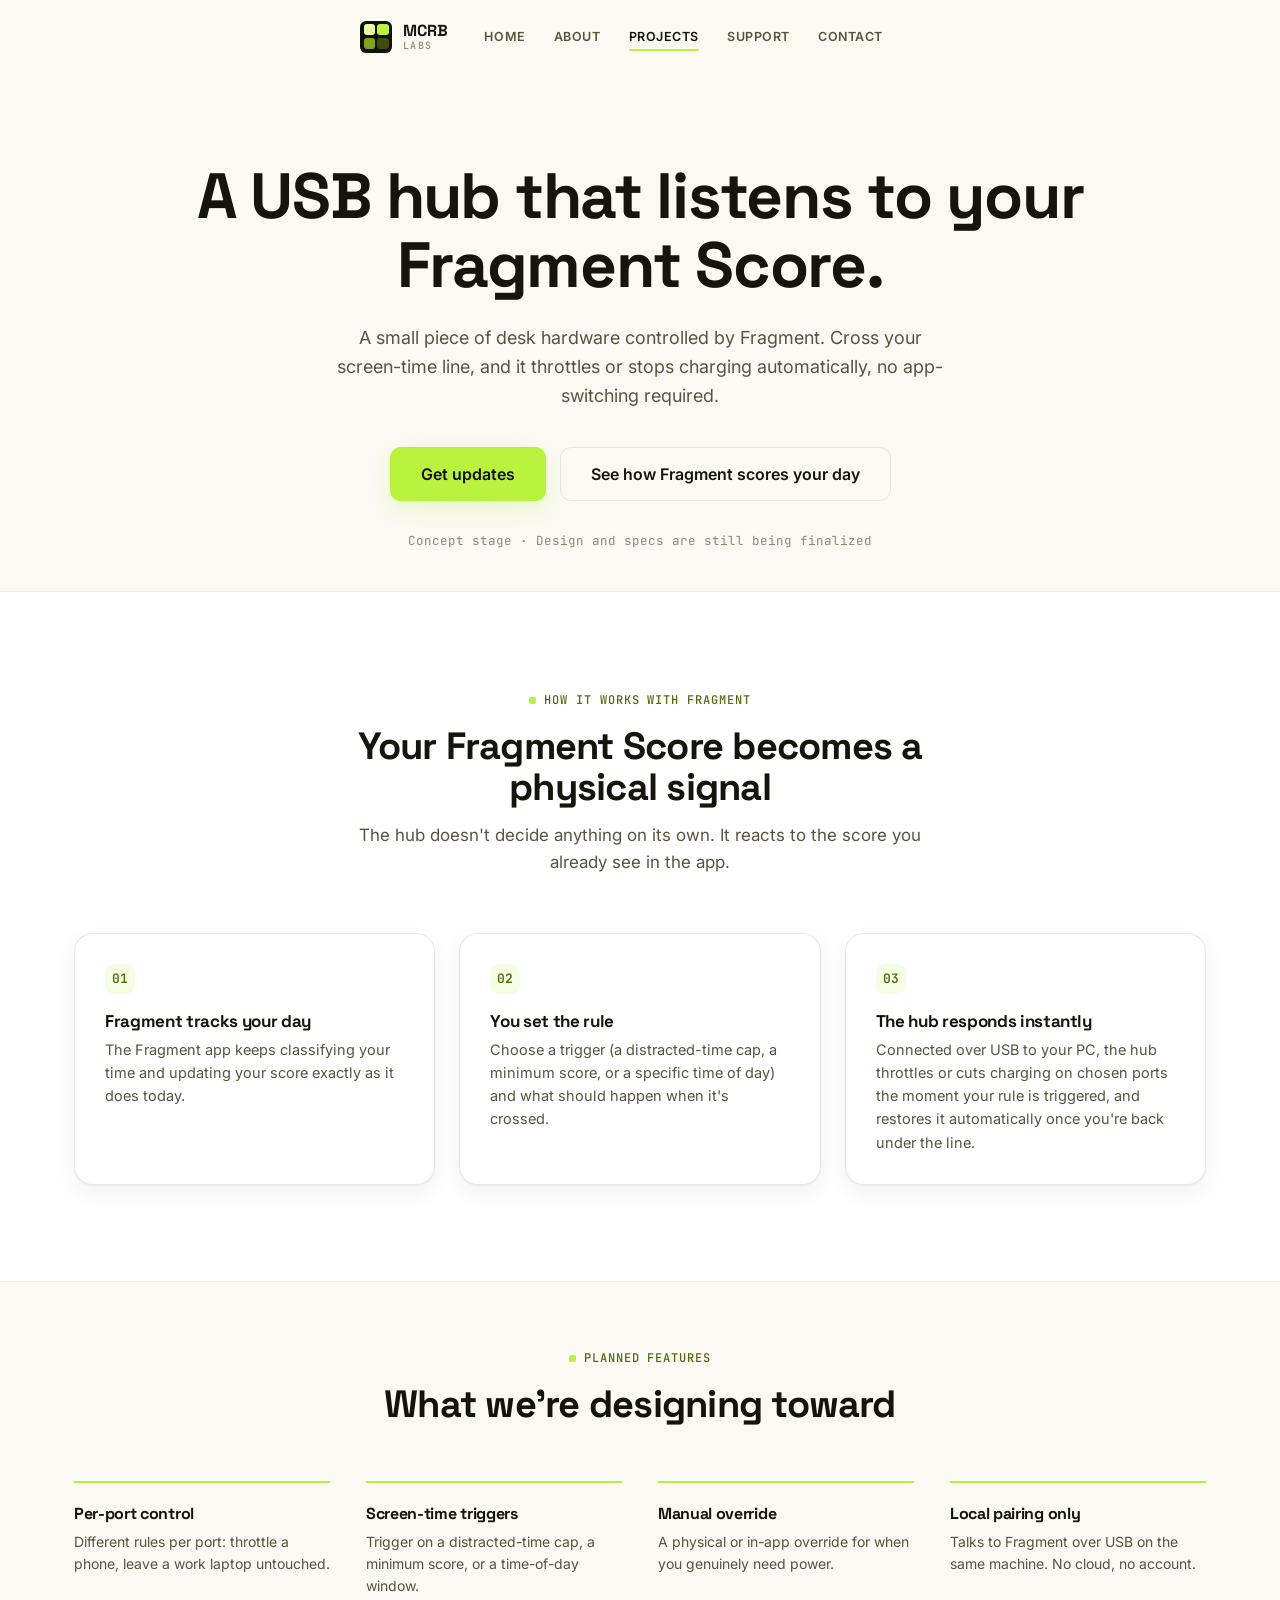
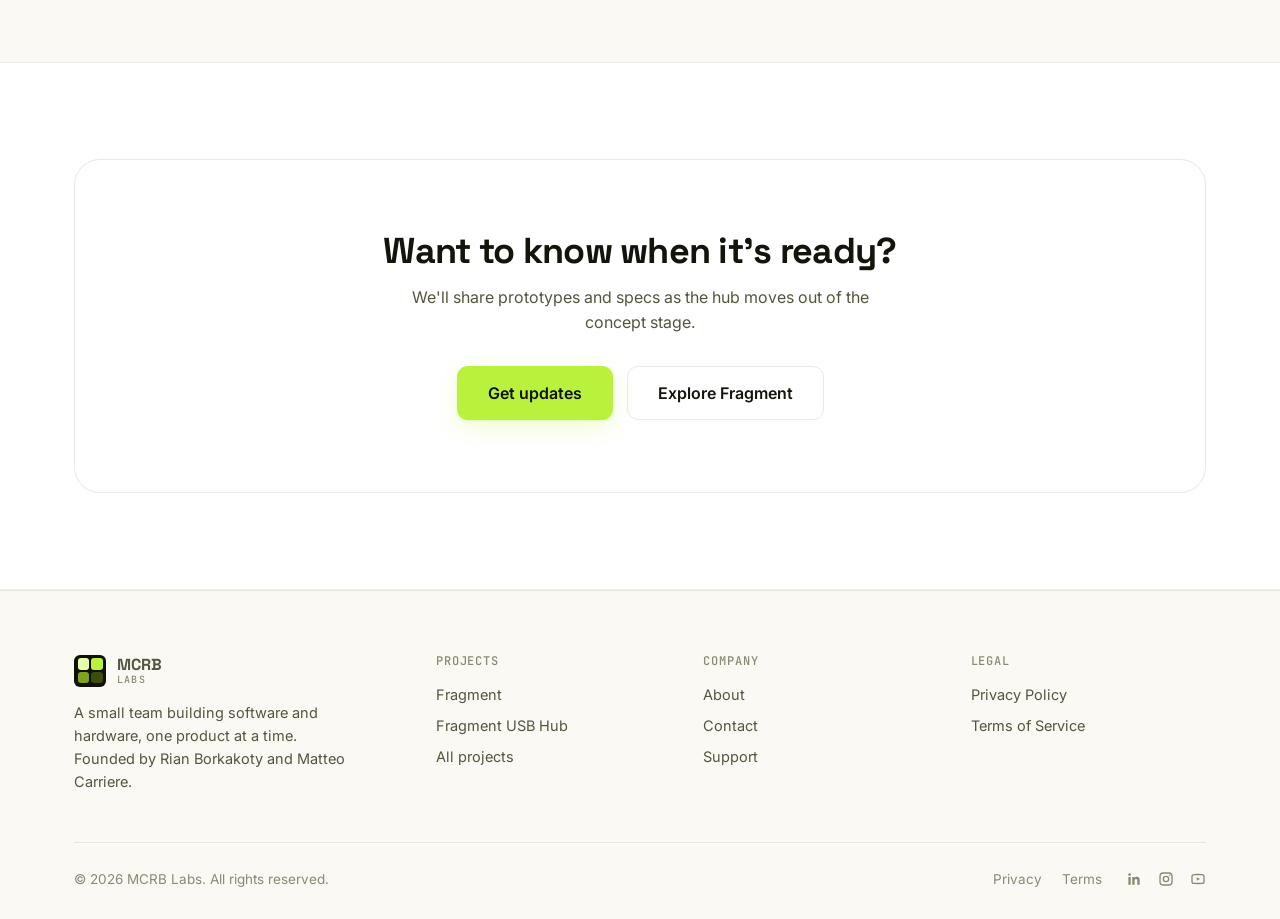
<file: projects/usb-hub.html>
<!DOCTYPE html>
<html lang="en">
<head>
<meta charset="UTF-8">
<meta name="viewport" content="width=device-width, initial-scale=1.0">
<title>Fragment USB Hub: A USB Hub Controlled by Your Fragment Score | MCRB Labs</title>
<meta name="description" content="The Fragment USB Hub is a piece of hardware controlled by the Fragment app. Cross your screen-time line, and it can throttle or cut charging until you're back on track.">
<link rel="icon" href="data:image/svg+xml,<svg xmlns=%22http://www.w3.org/2000/svg%22 viewBox=%220 0 100 100%22><rect width=%22100%22 height=%22100%22 rx=%2222%22 fill=%22%23101007%22/><rect x=%229%22 y=%229%22 width=%2237%22 height=%2237%22 rx=%228%22 fill=%22%23E7FFA8%22/><rect x=%2254%22 y=%229%22 width=%2237%22 height=%2237%22 rx=%228%22 fill=%22%23B9F23D%22/><rect x=%229%22 y=%2254%22 width=%2237%22 height=%2237%22 rx=%228%22 fill=%22%237FA31C%22/><rect x=%2254%22 y=%2254%22 width=%2237%22 height=%2237%22 rx=%228%22 fill=%22%233C4D0C%22/></svg>">
<link rel="stylesheet" href="../css/style.css">
</head>
<body>

<nav class="site-nav">
  <div class="container">
    <a href="../index.html" class="brand"><span class="brand-mark" aria-hidden="true"><i></i><i></i><i></i><i></i></span><span class="brand-word"><span class="w1">MCRB</span><span class="w2">Labs</span></span></a>
    <ul class="nav-links">
      <li><a href="../index.html">Home</a></li>
      <li><a href="../about.html">About</a></li>
      <li><a href="../projects.html" class="active">Projects</a></li>
      <li><a href="../support.html">Support</a></li>
      <li><a href="../contact.html">Contact</a></li>
    </ul>
    <div class="nav-right">
      <button class="nav-toggle" aria-label="Open menu" aria-expanded="false">
        <svg viewBox="0 0 24 24" fill="none" stroke="currentColor" stroke-width="2" stroke-linecap="round"><line class="l1" x1="3" y1="6" x2="21" y2="6"/><line class="l2" x1="3" y1="12" x2="21" y2="12"/><line class="l3" x1="3" y1="18" x2="21" y2="18"/></svg>
      </button>
    </div>
  </div>
</nav>

<div class="mobile-menu">
  <a href="../index.html">Home</a>
  <a href="../about.html">About</a>
  <a href="../projects.html">Projects</a>
  <a href="../support.html">Support</a>
  <a href="../contact.html">Contact</a>
</div>

<header class="hero">
  <div class="container">
    <h1>A USB hub that listens to your Fragment Score.</h1>
    <p class="lede">A small piece of desk hardware controlled by Fragment. Cross your screen-time line, and it throttles or stops charging automatically, no app-switching required.</p>
    <div class="hero-ctas">
      <a href="../contact.html" class="btn btn-primary btn-lg">Get updates</a>
      <a href="fragment.html" class="btn btn-secondary btn-lg">See how Fragment scores your day</a>
    </div>
    <p class="hero-note">Concept stage · Design and specs are still being finalized</p>
  </div>
</header>

<!-- How it connects to Fragment -->
<section class="section-alt">
  <div class="container">
    <div class="section-head center">
      <div class="eyebrow">How it works with Fragment</div>
      <h2>Your Fragment Score becomes a physical signal</h2>
      <p>The hub doesn't decide anything on its own. It reacts to the score you already see in the app.</p>
    </div>
    <div class="grid-3">
      <div class="card step-card">
        <div class="step-number">01</div>
        <h3>Fragment tracks your day</h3>
        <p>The Fragment app keeps classifying your time and updating your score exactly as it does today.</p>
      </div>
      <div class="card step-card">
        <div class="step-number">02</div>
        <h3>You set the rule</h3>
        <p>Choose a trigger (a distracted-time cap, a minimum score, or a specific time of day) and what should happen when it's crossed.</p>
      </div>
      <div class="card step-card">
        <div class="step-number">03</div>
        <h3>The hub responds instantly</h3>
        <p>Connected over USB to your PC, the hub throttles or cuts charging on chosen ports the moment your rule is triggered, and restores it automatically once you're back under the line.</p>
      </div>
    </div>
  </div>
</section>

<!-- Planned features -->
<section class="section-tight">
  <div class="container">
    <div class="section-head center">
      <div class="eyebrow">Planned features</div>
      <h2>What we're designing toward</h2>
    </div>
    <div class="plain-grid">
      <div class="plain-item">
        <h3>Per-port control</h3>
        <p>Different rules per port: throttle a phone, leave a work laptop untouched.</p>
      </div>
      <div class="plain-item">
        <h3>Screen-time triggers</h3>
        <p>Trigger on a distracted-time cap, a minimum score, or a time-of-day window.</p>
      </div>
      <div class="plain-item">
        <h3>Manual override</h3>
        <p>A physical or in-app override for when you genuinely need power.</p>
      </div>
      <div class="plain-item">
        <h3>Local pairing only</h3>
        <p>Talks to Fragment over USB on the same machine. No cloud, no account.</p>
      </div>
    </div>
  </div>
</section>

<section class="section-alt">
  <div class="container">
    <div class="cta-band">
      <h2>Want to know when it's ready?</h2>
      <p>We'll share prototypes and specs as the hub moves out of the concept stage.</p>
      <div class="hero-ctas">
        <a href="../contact.html" class="btn btn-primary btn-lg">Get updates</a>
        <a href="fragment.html" class="btn btn-secondary btn-lg">Explore Fragment</a>
      </div>
    </div>
  </div>
</section>

<footer class="site-footer">
  <div class="container">
    <div class="footer-grid">
      <div class="footer-col footer-brand">
        <a href="../index.html" class="brand"><span class="brand-mark" aria-hidden="true"><i></i><i></i><i></i><i></i></span><span class="brand-word"><span class="w1">MCRB</span><span class="w2">Labs</span></span></a>
        <p>A small team building software and hardware, one product at a time. Founded by Rian Borkakoty and Matteo Carriere.</p>
      </div>
      <div class="footer-col">
        <h4>Projects</h4>
        <ul>
          <li><a href="../projects/fragment.html">Fragment</a></li>
          <li><a href="../projects/usb-hub.html">Fragment USB Hub</a></li>
          <li><a href="../projects.html">All projects</a></li>
        </ul>
      </div>
      <div class="footer-col">
        <h4>Company</h4>
        <ul>
          <li><a href="../about.html">About</a></li>
          <li><a href="../contact.html">Contact</a></li>
          <li><a href="../support.html">Support</a></li>
        </ul>
      </div>
      <div class="footer-col">
        <h4>Legal</h4>
        <ul>
          <li><a href="../privacy.html">Privacy Policy</a></li>
          <li><a href="../terms.html">Terms of Service</a></li>
        </ul>
      </div>
    </div>
    <div class="footer-bottom">
      <span>© 2026 MCRB Labs. All rights reserved.</span>
      <div class="footer-bottom-right">
        <div class="legal-links">
          <a href="../privacy.html">Privacy</a>
          <a href="../terms.html">Terms</a>
        </div>
        <div class="footer-social">
          <a href="https://www.linkedin.com/company/mcrblabs" target="_blank" rel="noopener" aria-label="LinkedIn"><svg viewBox="0 0 24 24" fill="currentColor"><path d="M20.45 20.45h-3.55v-5.57c0-1.33-.02-3.04-1.85-3.04-1.85 0-2.14 1.45-2.14 2.94v5.67H9.36V9h3.41v1.56h.05c.47-.9 1.63-1.85 3.36-1.85 3.6 0 4.27 2.37 4.27 5.45v6.29zM5.34 7.43a2.06 2.06 0 110-4.12 2.06 2.06 0 010 4.12zM7.12 20.45H3.56V9h3.56v11.45z"/></svg></a>
          <a href="https://www.instagram.com/mcrblabs/" target="_blank" rel="noopener" aria-label="Instagram"><svg viewBox="0 0 24 24" fill="none" stroke="currentColor" stroke-width="2" stroke-linecap="round" stroke-linejoin="round"><rect x="3" y="3" width="18" height="18" rx="5"/><circle cx="12" cy="12" r="4"/><circle cx="17.5" cy="6.5" r="1" fill="currentColor" stroke="none"/></svg></a>
          <a href="https://www.youtube.com/@MCRBLabs" target="_blank" rel="noopener" aria-label="YouTube"><svg viewBox="0 0 24 24" fill="none" stroke="currentColor" stroke-width="2" stroke-linecap="round" stroke-linejoin="round"><path d="M21 8.4c0-1.66-1.32-3-2.95-3.05C16.14 5.25 14 5.2 12 5.2s-4.14.05-6.05.15C4.32 5.4 3 6.74 3 8.4v7.2c0 1.66 1.32 3 2.95 3.05 1.91.1 4.05.15 6.05.15s4.14-.05 6.05-.15c1.63-.05 2.95-1.39 2.95-3.05V8.4z"/><path d="M10 9.5l5 2.5-5 2.5v-5z" fill="currentColor" stroke="none"/></svg></a>
        </div>
      </div>
    </div>
  </div>
</footer>

<script src="../js/main.js"></script>
</body>
</html>
</file>
<file: css/style.css>
/* ========================================================================
   MCRB Labs — design system
   One hue (acid lime) on warm ink, tonal scale, modular geometry.
   ======================================================================== */

@import url('https://fonts.googleapis.com/css2?family=Space+Grotesk:wght@500;600;700&family=Inter:wght@400;500;600;700;800&family=JetBrains+Mono:wght@400;500;600&display=swap');

:root {
  /* ---- brand hue: one accent, four tonal steps ---- */
  --accent: #B9F23D;         /* fill only: buttons, logo, glow, switches */
  --accent-strong: #A2DE22;  /* fill hover */
  --accent-bright: #E7FFA8;  /* lightest tint */
  --accent-deep: #4E6B10;    /* deep, AA-safe on light bg */
  --accent-ink: #212D08;     /* deepest, tinted panels */
  --accent-soft: rgba(185, 242, 61, 0.14);
  --ink: #101007;            /* constant near-black text-on-accent */

  /* ---- status tones: same hue for "good", warm grey for everything else ---- */
  --productive: #4E6B10;
  --productive-soft: rgba(185, 242, 61, 0.16);
  --distracted: #6B6A5A;
  --distracted-soft: rgba(107, 106, 90, 0.14);
  --neutral: #94927E;
  --neutral-soft: rgba(148, 146, 126, 0.14);

  --radius-2xs: 6px;
  --radius-xs: 9px;
  --radius-sm: 11px;
  --radius-md: 15px;
  --radius-lg: 19px;
  --radius-xl: 26px;

  --container: 1180px;
  --nav-h: 74px;

  --shadow-soft: 0 1px 2px rgba(16, 16, 7, 0.05), 0 8px 22px rgba(16, 16, 7, 0.06);
  --shadow-lift: 0 6px 14px rgba(16, 16, 7, 0.08), 0 20px 44px rgba(16, 16, 7, 0.10);

  --ease: cubic-bezier(0.16, 1, 0.3, 1);

  /* light theme (default) */
  --bg: #FAF9F3;
  --bg-elevated: #FFFFFF;
  --card: #FFFFFF;
  --card-border: rgba(16, 16, 7, 0.09);
  --text-primary: #14140D;
  --text-secondary: #55543F;
  --text-tertiary: #8B8974;
  --divider: rgba(16, 16, 7, 0.08);
  --nav-bg: rgba(250, 249, 243, 0.78);

  --accent-fg: var(--accent-deep);
}

* { box-sizing: border-box; }
html { scroll-behavior: smooth; }

body {
  margin: 0;
  font-family: 'Inter', -apple-system, BlinkMacSystemFont, 'Segoe UI', sans-serif;
  background: var(--bg);
  color: var(--text-primary);
  -webkit-font-smoothing: antialiased;
  -moz-osx-font-smoothing: grayscale;
  transition: background-color 0.25s var(--ease), color 0.25s var(--ease);
  overflow-x: hidden;
  position: relative;
}

/* subtle film-grain texture so flat colour fields don't look sterile/AI-flat */
body::before {
  content: '';
  position: fixed;
  inset: 0;
  z-index: 2000;
  pointer-events: none;
  opacity: 0.035;
  mix-blend-mode: overlay;
  background-image: url("data:image/svg+xml,%3Csvg xmlns='http://www.w3.org/2000/svg' width='120' height='120'%3E%3Cfilter id='n'%3E%3CfeTurbulence type='fractalNoise' baseFrequency='0.9' numOctaves='2' stitchTiles='stitch'/%3E%3C/filter%3E%3Crect width='100%25' height='100%25' filter='url(%23n)'/%3E%3C/svg%3E");
}

img, svg { max-width: 100%; display: block; }

a { color: inherit; text-decoration: none; }

h1, h2, h3, h4 {
  margin: 0;
  font-family: 'Space Grotesk', 'Inter', sans-serif;
  font-weight: 700;
  letter-spacing: -0.02em;
  line-height: 1.08;
}
p { margin: 0; line-height: 1.6; }

.container {
  max-width: var(--container);
  margin: 0 auto;
  padding: 0 24px;
}

.mono { font-family: 'JetBrains Mono', monospace; }

/* ---------------------------------------------------------------------- */
/* Buttons                                                                 */
/* ---------------------------------------------------------------------- */

.btn {
  display: inline-flex;
  align-items: center;
  justify-content: center;
  gap: 8px;
  padding: 13px 24px;
  border-radius: var(--radius-sm);
  font-size: 15px;
  font-weight: 600;
  border: 1px solid transparent;
  cursor: pointer;
  transition: transform 0.15s var(--ease), box-shadow 0.15s var(--ease), background-color 0.15s var(--ease), border-color 0.15s var(--ease);
  white-space: nowrap;
}

.btn-primary {
  background: var(--accent);
  color: var(--ink);
  box-shadow: 0 1px 2px rgba(185, 242, 61, 0.25), 0 8px 22px rgba(185, 242, 61, 0.22);
}
.btn-primary:hover { background: var(--accent-strong); transform: translateY(-1px); }

.btn-secondary {
  background: transparent;
  color: var(--text-primary);
  border-color: var(--card-border);
}
.btn-secondary:hover { border-color: var(--accent-fg); transform: translateY(-1px); }

.btn-lg { padding: 16px 30px; font-size: 16px; }

.btn-block { width: 100%; }

/* ---------------------------------------------------------------------- */
/* Nav                                                                     */
/* ---------------------------------------------------------------------- */

.site-nav {
  position: sticky;
  top: 0;
  z-index: 100;
  height: var(--nav-h);
  display: flex;
  align-items: center;
  background: var(--nav-bg);
  backdrop-filter: blur(16px) saturate(1.4);
  -webkit-backdrop-filter: blur(16px) saturate(1.4);
  border-bottom: 1px solid transparent;
  transition: border-color 0.25s var(--ease), box-shadow 0.25s var(--ease);
}
.site-nav.is-scrolled {
  border-bottom-color: var(--divider);
  box-shadow: 0 4px 20px rgba(16, 16, 7, 0.05);
}

.site-nav .container {
  display: flex;
  align-items: center;
  justify-content: space-between;
  gap: 24px;
}

.brand {
  display: flex;
  align-items: center;
  gap: 11px;
  font-family: 'Space Grotesk', sans-serif;
  font-weight: 700;
  font-size: 16.5px;
  letter-spacing: -0.01em;
}

/* ---- MCRB monogram mark: 2x2 modular grid, one hue, four tonal steps ---- */
.brand-mark {
  width: 32px;
  height: 32px;
  border-radius: var(--radius-2xs);
  background: var(--ink);
  flex-shrink: 0;
  display: grid;
  grid-template-columns: 1fr 1fr;
  grid-template-rows: 1fr 1fr;
  gap: 2.5px;
  padding: 3.5px;
}
.brand-mark i {
  display: block;
  border-radius: 3px;
  font-style: normal;
}
.brand-mark i:nth-child(1) { background: var(--accent-bright); }
.brand-mark i:nth-child(2) { background: var(--accent); }
.brand-mark i:nth-child(3) { background: #7FA31C; }
.brand-mark i:nth-child(4) { background: #3C4D0C; }

.brand-word { display: inline-flex; flex-direction: column; line-height: 1; }
.brand-word .w1 { font-size: 16px; }
.brand-word .w2 {
  font-family: 'JetBrains Mono', monospace;
  font-size: 10px;
  font-weight: 500;
  letter-spacing: 0.12em;
  text-transform: uppercase;
  color: var(--text-tertiary);
  margin-top: 2px;
}

.nav-links {
  display: flex;
  align-items: center;
  gap: 2px;
  list-style: none;
  margin: 0;
  padding: 0;
}

.nav-links a {
  display: inline-flex;
  align-items: center;
  padding: 9px 13px;
  border-radius: var(--radius-2xs);
  font-size: 12.5px;
  font-weight: 600;
  text-transform: uppercase;
  letter-spacing: 0.045em;
  color: var(--text-secondary);
  position: relative;
  transition: color 0.15s var(--ease), background-color 0.15s var(--ease);
}
.nav-links a:hover { color: var(--text-primary); background: var(--card-border); }
.nav-links a.active { color: var(--text-primary); }
.nav-links a.active::after {
  content: '';
  position: absolute;
  left: 13px;
  right: 13px;
  bottom: 2px;
  height: 2px;
  border-radius: 2px;
  background: var(--accent);
}

.nav-right { display: flex; align-items: center; gap: 10px; }

.nav-toggle {
  display: none;
  width: 38px;
  height: 38px;
  border-radius: var(--radius-xs);
  border: 1px solid var(--card-border);
  background: var(--card);
  align-items: center;
  justify-content: center;
  cursor: pointer;
  color: var(--text-primary);
}
.nav-toggle svg line {
  transition: transform 0.25s var(--ease), opacity 0.2s var(--ease);
  transform-origin: 12px 12px;
}
.nav-toggle.is-open .l1 { transform: translateY(6px) rotate(45deg); }
.nav-toggle.is-open .l2 { opacity: 0; }
.nav-toggle.is-open .l3 { transform: translateY(-6px) rotate(-45deg); }

@media (max-width: 860px) {
  .nav-links { display: none; }
  .nav-toggle { display: flex; }
}

.mobile-menu {
  display: none;
  position: fixed;
  inset: var(--nav-h) 0 0 0;
  background: var(--bg);
  z-index: 99;
  padding: 12px 24px 24px;
  overflow-y: auto;
}
.mobile-menu.open { display: block; }
.mobile-menu a {
  display: block;
  padding: 16px 4px;
  font-size: 18px;
  font-weight: 600;
  font-family: 'Space Grotesk', sans-serif;
  border-bottom: 1px solid var(--divider);
}

/* ---------------------------------------------------------------------- */
/* Sections / generic layout                                              */
/* ---------------------------------------------------------------------- */

section { padding: 96px 0; }
.section-tight { padding: 64px 0; }

/* alternating band so stacked sections don't read as one uniform scroll */
.section-alt {
  background: var(--bg-elevated);
  border-top: 1px solid var(--divider);
  border-bottom: 1px solid var(--divider);
}

.eyebrow {
  display: inline-flex;
  align-items: center;
  gap: 8px;
  font-family: 'JetBrains Mono', monospace;
  font-size: 12px;
  font-weight: 500;
  letter-spacing: 0.08em;
  text-transform: uppercase;
  color: var(--accent-fg);
  margin-bottom: 18px;
}
.eyebrow::before {
  content: '';
  width: 7px;
  height: 7px;
  border-radius: 2px;
  background: var(--accent);
  flex-shrink: 0;
}

.section-head {
  max-width: 620px;
  margin: 0 0 56px;
}
.section-head.center { margin-left: auto; margin-right: auto; text-align: center; }
.section-head.center .eyebrow { justify-content: center; }

.section-head h2 {
  font-size: clamp(28px, 3.4vw, 38px);
  margin-bottom: 14px;
}
.section-head p { font-size: 17px; color: var(--text-secondary); }

.divider { height: 1px; background: var(--divider); border: none; margin: 0; }

/* ---------------------------------------------------------------------- */
/* Cards                                                                   */
/* ---------------------------------------------------------------------- */

.card {
  background: var(--card);
  border: 1px solid var(--card-border);
  border-radius: var(--radius-lg);
  padding: 30px;
  box-shadow: var(--shadow-soft);
}

/* cursor-follow spotlight: a soft glow that tracks the pointer on hover */
.card-hover, .metric-card, .step-card, .team-card {
  position: relative;
  isolation: isolate;
}
.card-hover::before, .metric-card::before, .step-card::before, .team-card::before {
  content: '';
  position: absolute;
  inset: 0;
  z-index: -1;
  border-radius: inherit;
  background: radial-gradient(220px circle at var(--mx, 50%) var(--my, 50%), rgba(185, 242, 61, 0.13), transparent 72%);
  opacity: 0;
  transition: opacity 0.35s var(--ease);
  pointer-events: none;
}
.card-hover:hover::before, .metric-card:hover::before, .step-card:hover::before, .team-card:hover::before { opacity: 1; }

/* ---------------------------------------------------------------------- */
/* Status colour system — one hue for "good", warm grey for the rest      */
/* ---------------------------------------------------------------------- */

.dot { width: 9px; height: 9px; border-radius: 50%; flex-shrink: 0; }
.dot-productive { background: var(--productive-fg, var(--productive)); }
.dot-distracted { background: var(--distracted-fg, var(--distracted)); }
.dot-neutral { background: var(--neutral); }

.tag {
  display: inline-flex;
  align-items: center;
  gap: 6px;
  font-size: 12px;
  font-weight: 600;
  text-transform: uppercase;
  letter-spacing: 0.03em;
  padding: 5px 11px;
  border-radius: var(--radius-2xs);
}
.tag-productive { background: var(--productive-soft); color: var(--productive-fg, var(--productive)); }
.tag-distracted { background: var(--distracted-soft); color: var(--distracted-fg, var(--distracted)); }
.tag-neutral { background: var(--neutral-soft); color: var(--text-secondary); }
.tag-accent { background: var(--accent-soft); color: var(--accent-fg); }

/* ---------------------------------------------------------------------- */
/* Footer                                                                  */
/* ---------------------------------------------------------------------- */

.site-footer {
  border-top: 1px solid var(--divider);
  padding: 64px 0 32px;
}

.footer-grid {
  display: grid;
  grid-template-columns: 1.4fr repeat(3, 1fr);
  gap: 32px;
  margin-bottom: 48px;
}

.footer-col h4 {
  font-family: 'JetBrains Mono', monospace;
  font-size: 12px;
  text-transform: uppercase;
  letter-spacing: 0.08em;
  font-weight: 500;
  color: var(--text-tertiary);
  margin-bottom: 16px;
}

.footer-col ul { list-style: none; margin: 0; padding: 0; display: flex; flex-direction: column; gap: 11px; }
.footer-col a { color: var(--text-secondary); font-size: 14.5px; }
.footer-col a:hover { color: var(--text-primary); }

.footer-brand p { color: var(--text-secondary); font-size: 14.5px; margin-top: 14px; max-width: 280px; }

.footer-bottom {
  display: flex;
  align-items: center;
  justify-content: space-between;
  flex-wrap: wrap;
  gap: 12px;
  padding-top: 28px;
  border-top: 1px solid var(--divider);
  color: var(--text-tertiary);
  font-size: 13.5px;
}
.footer-bottom .legal-links { display: flex; gap: 20px; }
.footer-bottom-right { display: flex; align-items: center; gap: 24px; flex-wrap: wrap; }
.footer-social { display: flex; align-items: center; gap: 16px; }
.footer-social a { color: var(--text-tertiary); display: flex; }
.footer-social a:hover { color: var(--text-primary); }
.footer-social svg { width: 16px; height: 16px; }

@media (max-width: 760px) {
  .footer-grid { grid-template-columns: 1fr 1fr; }
}

/* ---------------------------------------------------------------------- */
/* Badge / status pill for "in development" etc.                          */
/* ---------------------------------------------------------------------- */

.status-pill {
  display: inline-flex;
  align-items: center;
  gap: 8px;
  font-size: 13px;
  font-weight: 600;
  padding: 7px 14px;
  border-radius: var(--radius-xs);
  background: var(--card);
  border: 1px solid var(--card-border);
  color: var(--text-secondary);
}

/* ---------------------------------------------------------------------- */
/* Placeholder-content notice (used on unfinished pages)                  */
/* ---------------------------------------------------------------------- */

.placeholder-note {
  display: flex;
  gap: 14px;
  align-items: flex-start;
  background: var(--accent-soft);
  border: 1px solid rgba(185, 242, 61, 0.3);
  border-radius: var(--radius-md);
  padding: 18px 20px;
  margin-bottom: 48px;
}
.placeholder-note svg { flex-shrink: 0; width: 18px; height: 18px; color: var(--accent-fg); margin-top: 2px; }
.placeholder-note p { font-size: 14.5px; color: var(--text-secondary); }
.placeholder-note strong { color: var(--text-primary); }

/* ---------------------------------------------------------------------- */
/* Utility                                                                 */
/* ---------------------------------------------------------------------- */

.text-center { text-align: center; }
.mt-8 { margin-top: 8px; }
.mt-16 { margin-top: 16px; }
.mt-24 { margin-top: 24px; }
.mt-32 { margin-top: 32px; }
.hide-mobile { }
@media (max-width: 640px) { .hide-mobile { display: none !important; } }

::selection { background: var(--accent-soft); color: var(--text-primary); }

:focus-visible {
  outline: 2px solid var(--accent-fg);
  outline-offset: 3px;
  border-radius: 2px;
}
.btn:focus-visible, .brand-mark:focus-visible { outline-offset: 2px; }

/* ---------------------------------------------------------------------- */
/* Hero (generic, reused across pages)                                    */
/* ---------------------------------------------------------------------- */

.hero {
  padding: 88px 0 40px;
  text-align: center;
}
.hero-kicker {
  display: inline-flex;
  align-items: center;
  gap: 9px;
  font-size: 13px;
  font-weight: 600;
  color: var(--text-secondary);
  background: var(--card);
  border: 1px solid var(--card-border);
  padding: 6px 14px 6px 7px;
  border-radius: var(--radius-xs);
  margin-bottom: 28px;
}
.hero-kicker .pip {
  background: var(--accent);
  color: var(--ink);
  font-family: 'JetBrains Mono', monospace;
  font-size: 10.5px;
  font-weight: 600;
  letter-spacing: 0.04em;
  padding: 3px 8px;
  border-radius: var(--radius-2xs);
}
.hero h1 {
  font-size: clamp(36px, 6vw, 64px);
  max-width: 900px;
  margin: 0 auto;
}
.hero .lede {
  max-width: 620px;
  margin: 24px auto 0;
  font-size: 18px;
  color: var(--text-secondary);
}
.hero-ctas {
  display: flex;
  align-items: center;
  justify-content: center;
  gap: 14px;
  margin-top: 36px;
  flex-wrap: wrap;
}
.hero-note {
  margin-top: 30px;
  font-family: 'JetBrains Mono', monospace;
  font-size: 12.5px;
  color: var(--text-tertiary);
}

@media (max-width: 640px) {
  .hero { padding: 56px 0 24px; }
  .hero-ctas { flex-direction: column; width: 100%; }
  .hero-ctas .btn { width: 100%; }
}

/* ---------------------------------------------------------------------- */
/* Homepage hero — the brand mark and name are the headline, not a         */
/* generic mission line                                                    */
/* ---------------------------------------------------------------------- */

.home-hero { padding: 96px 0 56px; }
.home-mark {
  position: relative;
  display: inline-flex;
  margin-bottom: 32px;
}
.home-mark::before {
  content: '';
  position: absolute;
  inset: -44px;
  background: radial-gradient(circle, var(--accent-soft), transparent 70%);
  z-index: -1;
}
.brand-mark-lg {
  width: 84px;
  height: 84px;
  border-radius: var(--radius-lg);
  background: var(--ink);
  display: grid;
  grid-template-columns: 1fr 1fr;
  grid-template-rows: 1fr 1fr;
  gap: 6px;
  padding: 9px;
}
.brand-mark-lg i { display: block; border-radius: 10px; font-style: normal; }
.brand-mark-lg i:nth-child(1) { background: var(--accent-bright); }
.brand-mark-lg i:nth-child(2) { background: var(--accent); }
.brand-mark-lg i:nth-child(3) { background: #7FA31C; }
.brand-mark-lg i:nth-child(4) { background: #3C4D0C; }

.home-hero h1 { font-size: clamp(40px, 7vw, 68px); }

.section-title {
  text-align: center;
  font-size: clamp(26px, 3.4vw, 36px);
  margin-bottom: 36px;
}

/* ---------------------------------------------------------------------- */
/* Grids                                                                   */
/* ---------------------------------------------------------------------- */

.grid-2 { display: grid; grid-template-columns: repeat(2, 1fr); gap: 24px; perspective: 1200px; }
.grid-3 { display: grid; grid-template-columns: repeat(3, 1fr); gap: 24px; perspective: 1200px; }
.grid-4 { display: grid; grid-template-columns: repeat(4, 1fr); gap: 20px; perspective: 1200px; }

@media (max-width: 900px) {
  .grid-3, .grid-4 { grid-template-columns: repeat(2, 1fr); }
}
@media (max-width: 600px) {
  .grid-2, .grid-3, .grid-4 { grid-template-columns: 1fr; }
}

/* ---------------------------------------------------------------------- */
/* Metric / feature cards (mirrors the app's own metric-card style)       */
/* ---------------------------------------------------------------------- */

.metric-card {
  background: var(--card);
  border: 1px solid var(--card-border);
  border-radius: var(--radius-lg);
  padding: 26px;
}
.metric-icon {
  width: 40px;
  height: 40px;
  border-radius: var(--radius-xs);
  display: flex;
  align-items: center;
  justify-content: center;
  margin-bottom: 18px;
}
.metric-icon svg { width: 19px; height: 19px; }
.metric-icon.accent { background: var(--accent-soft); color: var(--accent-fg); }
.metric-icon.productive { background: var(--productive-soft); color: var(--productive-fg, var(--productive)); }
.metric-icon.distracted { background: var(--distracted-soft); color: var(--distracted-fg, var(--distracted)); }
.metric-icon.neutral { background: var(--neutral-soft); color: var(--text-secondary); }
/* purely decorative icon, no status meaning: used whenever a grid isn't showing real productive/distracted/neutral data */
.metric-icon.ink { background: rgba(16, 16, 7, 0.055); color: var(--text-primary); }

.metric-card h3 { font-size: 16px; margin-bottom: 8px; }
.metric-card p { font-size: 14px; color: var(--text-secondary); }

/* Numbered step cards */
.step-card { position: relative; }
.step-number {
  font-family: 'JetBrains Mono', monospace;
  font-size: 13px;
  font-weight: 600;
  color: var(--accent-fg);
  background: var(--accent-soft);
  width: 30px;
  height: 30px;
  border-radius: var(--radius-xs);
  display: flex;
  align-items: center;
  justify-content: center;
  margin-bottom: 18px;
}
.step-card h3 { font-size: 17px; margin-bottom: 8px; }
.step-card p { font-size: 14.5px; color: var(--text-secondary); }

@media (min-width: 901px) {
  .steps-row { position: relative; }
}

/* ---------------------------------------------------------------------- */
/* Plain feature list — de-boxed alternative to card grids, for pages     */
/* that already show a bordered card grid earlier in the same page        */
/* ---------------------------------------------------------------------- */

.plain-grid {
  display: grid;
  grid-template-columns: repeat(4, 1fr);
  gap: 36px;
}
.plain-grid.cols-2 { grid-template-columns: repeat(2, 1fr); gap: 48px; }
.plain-item { padding-top: 22px; border-top: 2px solid var(--accent); }
.plain-item h3 { font-size: 16px; margin-bottom: 8px; }
.plain-item p { font-size: 14px; color: var(--text-secondary); }

@media (max-width: 900px) {
  .plain-grid { grid-template-columns: repeat(2, 1fr); }
}
@media (max-width: 600px) {
  .plain-grid, .plain-grid.cols-2 { grid-template-columns: 1fr; }
}

/* Live app mockup — shares .plain-grid's columns/gap so this row's card   */
/* edges land exactly under the eyebrow row above it.                      */

.app-mock-head {
  display: flex;
  align-items: baseline;
  justify-content: space-between;
  margin-top: 38px;
  margin-bottom: 20px;
}
.app-mock-head h3 { font-family: 'Space Grotesk', sans-serif; font-size: 24px; }
.app-mock-date { font-size: 15px; color: var(--text-tertiary); }

.app-mock-grid {
  display: grid;
  grid-template-columns: repeat(4, 1fr);
  gap: 36px;
}
.app-mock-card {
  padding: 26px;
  display: flex;
  flex-direction: column;
  gap: 10px;
}
.app-mock-card-score { flex-direction: row; align-items: center; gap: 16px; }

.app-mock-ring {
  position: relative;
  width: 64px;
  height: 64px;
  border-radius: 50%;
  background: conic-gradient(var(--accent-deep) calc(var(--pct) * 3.6deg), var(--card-border) 0);
  flex-shrink: 0;
}
.app-mock-ring::after {
  content: '';
  position: absolute;
  inset: 7px;
  border-radius: 50%;
  background: var(--card);
}
.app-mock-ring-value {
  position: absolute;
  inset: 0;
  display: flex;
  align-items: center;
  justify-content: center;
  font-size: 17px;
  font-weight: 700;
  color: var(--text-primary);
}

.app-mock-label { font-family: 'JetBrains Mono', monospace; font-size: 12px; font-weight: 600; letter-spacing: 0.04em; text-transform: uppercase; color: var(--text-tertiary); }
.app-mock-label-row { display: flex; align-items: center; justify-content: space-between; gap: 12px; }
.app-mock-value { font-size: 27px; font-weight: 700; color: var(--text-primary); }
.app-mock-unit { font-size: 15px; font-weight: 500; color: var(--text-secondary); }
.app-mock-sub { font-size: 14px; color: var(--text-secondary); }

.app-mock-track { height: 6px; border-radius: 999px; background: var(--card-border); overflow: hidden; }
.app-mock-fill { height: 100%; border-radius: inherit; background: var(--accent-deep); }
.app-mock-fill-streak { background: #3B82F6; }
.app-mock-fill-neutral { background: var(--text-tertiary); }
.app-mock-sparkline { flex-shrink: 0; }

@media (max-width: 900px) {
  .app-mock-grid { grid-template-columns: repeat(2, 1fr); }
}
@media (max-width: 600px) {
  .app-mock-grid { grid-template-columns: 1fr; }
  .app-mock-head { flex-direction: column; align-items: flex-start; gap: 4px; }
}

/* ---------------------------------------------------------------------- */
/* Prose stack — plain stacked text blocks, no cards, for a section that  */
/* follows a card grid and needs a visibly different rhythm                */
/* ---------------------------------------------------------------------- */

.prose-stack { max-width: 720px; margin: 0 auto; }
.prose-block { display: grid; grid-template-columns: 100px 1fr; gap: 24px; }
.prose-block + .prose-block { margin-top: 36px; padding-top: 36px; border-top: 1px solid var(--divider); }
.prose-block .prose-index { font-family: 'JetBrains Mono', monospace; font-size: 13px; color: var(--text-tertiary); padding-top: 4px; }
.prose-block h3 { font-size: 18px; margin-bottom: 10px; }
.prose-block p { font-size: 15px; color: var(--text-secondary); }

@media (max-width: 600px) {
  .prose-block { grid-template-columns: 1fr; gap: 6px; }
}

/* ---------------------------------------------------------------------- */
/* Privacy strip                                                          */
/* ---------------------------------------------------------------------- */

.privacy-strip {
  border-radius: var(--radius-xl);
  padding: 56px;
  background: var(--card);
  border: 1px solid var(--card-border);
  display: grid;
  grid-template-columns: 1fr 1fr;
  gap: 40px;
  align-items: center;
}
.privacy-strip .pill-row { display: flex; gap: 10px; flex-wrap: wrap; margin-top: 22px; }
@media (max-width: 860px) {
  .privacy-strip { grid-template-columns: 1fr; padding: 36px 28px; }
}

/* ---------------------------------------------------------------------- */
/* Final CTA band                                                         */
/* ---------------------------------------------------------------------- */

.cta-band {
  position: relative;
  border-radius: var(--radius-xl);
  padding: 72px 48px;
  text-align: center;
  background: linear-gradient(160deg, var(--card), var(--bg-elevated));
  border: 1px solid var(--card-border);
  overflow: hidden;
}
.cta-band > * { position: relative; }
.cta-band h2 { font-size: clamp(26px, 4vw, 36px); margin-bottom: 14px; }
.cta-band p { color: var(--text-secondary); font-size: 16px; max-width: 480px; margin: 0 auto; }
.cta-band .hero-ctas { margin-top: 30px; }

/* ---------------------------------------------------------------------- */
/* Team cards (About page)                                                */
/* ---------------------------------------------------------------------- */

.team-card { text-align: center; padding: 36px 28px; }
.team-avatar {
  width: 84px; height: 84px;
  border-radius: var(--radius-lg);
  margin: 0 auto 20px;
  display: flex; align-items: center; justify-content: center;
  font-family: 'Space Grotesk', sans-serif;
  font-size: 24px; font-weight: 700;
  color: var(--ink);
}
.team-name-row { display: flex; align-items: center; justify-content: center; gap: 8px; margin-bottom: 4px; }
.team-card h3 { font-size: 18px; margin: 0; }
.team-name-row .social-icon { width: 24px; height: 24px; border-radius: 6px; }
.team-name-row .social-icon svg { width: 13px; height: 13px; }
.team-card .role { font-family: 'JetBrains Mono', monospace; font-size: 12px; letter-spacing: 0.04em; text-transform: uppercase; color: var(--accent-fg); font-weight: 500; margin-bottom: 14px; }
.team-card p.bio { font-size: 14.5px; color: var(--text-secondary); }

/* ---------------------------------------------------------------------- */
/* FAQ accordion (Support page)                                          */
/* ---------------------------------------------------------------------- */

.faq-item {
  border-bottom: 1px solid var(--divider);
}
.faq-item:first-child { border-top: 1px solid var(--divider); }
.faq-q {
  width: 100%;
  text-align: left;
  background: none;
  border: none;
  font-family: inherit;
  font-size: 16px;
  font-weight: 600;
  color: var(--text-primary);
  padding: 22px 4px;
  display: flex;
  align-items: center;
  justify-content: space-between;
  cursor: pointer;
  gap: 16px;
}
.faq-q .icon { flex-shrink: 0; width: 18px; height: 18px; color: var(--text-tertiary); transition: transform 0.2s var(--ease); }
.faq-item.open .faq-q .icon { transform: rotate(45deg); color: var(--accent-fg); }
.faq-a {
  max-height: 0;
  overflow: hidden;
  transition: max-height 0.25s var(--ease);
}
.faq-a p { padding: 0 4px 22px; color: var(--text-secondary); font-size: 14.5px; max-width: 640px; }
.faq-item.open .faq-a { max-height: 300px; }

/* ---------------------------------------------------------------------- */
/* Contact page                                                            */
/* ---------------------------------------------------------------------- */

.contact-single {
  max-width: 480px;
  margin: 0 auto;
}

.contact-channel {
  display: flex;
  gap: 16px;
  padding: 22px 0;
  border-bottom: 1px solid var(--divider);
}
.contact-channel:last-child { border-bottom: none; }
.contact-channel .cc-icon {
  width: 42px; height: 42px;
  border-radius: var(--radius-xs);
  background: var(--accent-soft);
  color: var(--accent-fg);
  display: flex; align-items: center; justify-content: center;
  flex-shrink: 0;
}
.contact-channel .cc-icon svg { width: 18px; height: 18px; }
.contact-channel h4 { font-size: 15.5px; margin-bottom: 4px; }
.contact-channel p { font-size: 14px; color: var(--text-secondary); }
.contact-channel a.cc-link { color: var(--accent-fg); font-weight: 600; font-size: 14px; }

.social-row { display: flex; gap: 12px; margin-top: 8px; }
.social-icon {
  width: 42px; height: 42px;
  border-radius: var(--radius-xs);
  background: var(--accent-soft);
  color: var(--accent-fg);
  display: flex; align-items: center; justify-content: center;
  flex-shrink: 0;
  transition: background 0.15s, color 0.15s, transform 0.15s;
}
.social-icon svg { width: 19px; height: 19px; }
.social-icon:hover { background: var(--accent); color: var(--ink); transform: translateY(-1px); }

/* ---------------------------------------------------------------------- */
/* Legal pages (Privacy / Terms)                                          */
/* ---------------------------------------------------------------------- */

.legal-content { max-width: 720px; margin: 0 auto; }
.legal-content h2 { font-size: 22px; margin: 40px 0 14px; }
.legal-content h2:first-child { margin-top: 0; }
.legal-content p, .legal-content li { font-size: 15px; color: var(--text-secondary); margin-bottom: 14px; }
.legal-content ul { padding-left: 20px; }
.legal-updated { font-family: 'JetBrains Mono', monospace; font-size: 13px; color: var(--text-tertiary); margin-bottom: 8px; }

/* ---------------------------------------------------------------------- */
/* Simple page hero (non-home pages)                                      */
/* ---------------------------------------------------------------------- */

.page-hero {
  padding: 64px 0 46px;
  border-bottom: 1px solid var(--divider);
  text-align: center;
  position: relative;
  overflow: hidden;
}
.page-hero::before {
  content: '';
  position: absolute;
  top: -220px; left: 50%;
  width: 520px; height: 420px;
  transform: translateX(-50%);
  background: radial-gradient(circle, rgba(185, 242, 61, 0.14), transparent 70%);
  pointer-events: none;
}
.page-hero .eyebrow { justify-content: center; }
.page-hero h1 { font-size: clamp(30px, 4.6vw, 44px); text-align: center; max-width: 680px; margin: 0 auto; }
.page-hero p { max-width: 560px; margin: 16px auto 0; font-size: 16px; color: var(--text-secondary); text-align: center; }
.page-icon {
  width: 60px;
  height: 60px;
  margin: 0 auto 20px;
  border-radius: var(--radius-lg);
  background: var(--accent-soft);
  color: var(--accent-fg);
  display: flex;
  align-items: center;
  justify-content: center;
  flex-shrink: 0;
  position: relative;
}
.page-icon::after {
  content: '';
  position: absolute;
  inset: -8px;
  border-radius: inherit;
  box-shadow: 0 0 0 0 rgba(185, 242, 61, 0.3);
  animation: iconPulse 3.2s ease-in-out infinite;
}
.page-icon svg { width: 26px; height: 26px; position: relative; }
@keyframes iconPulse {
  0%, 100% { box-shadow: 0 0 0 0 rgba(185, 242, 61, 0.28); }
  50% { box-shadow: 0 0 0 10px rgba(185, 242, 61, 0); }
}
@media (prefers-reduced-motion: reduce) {
  .page-icon::after { animation: none; }
}
</file>
